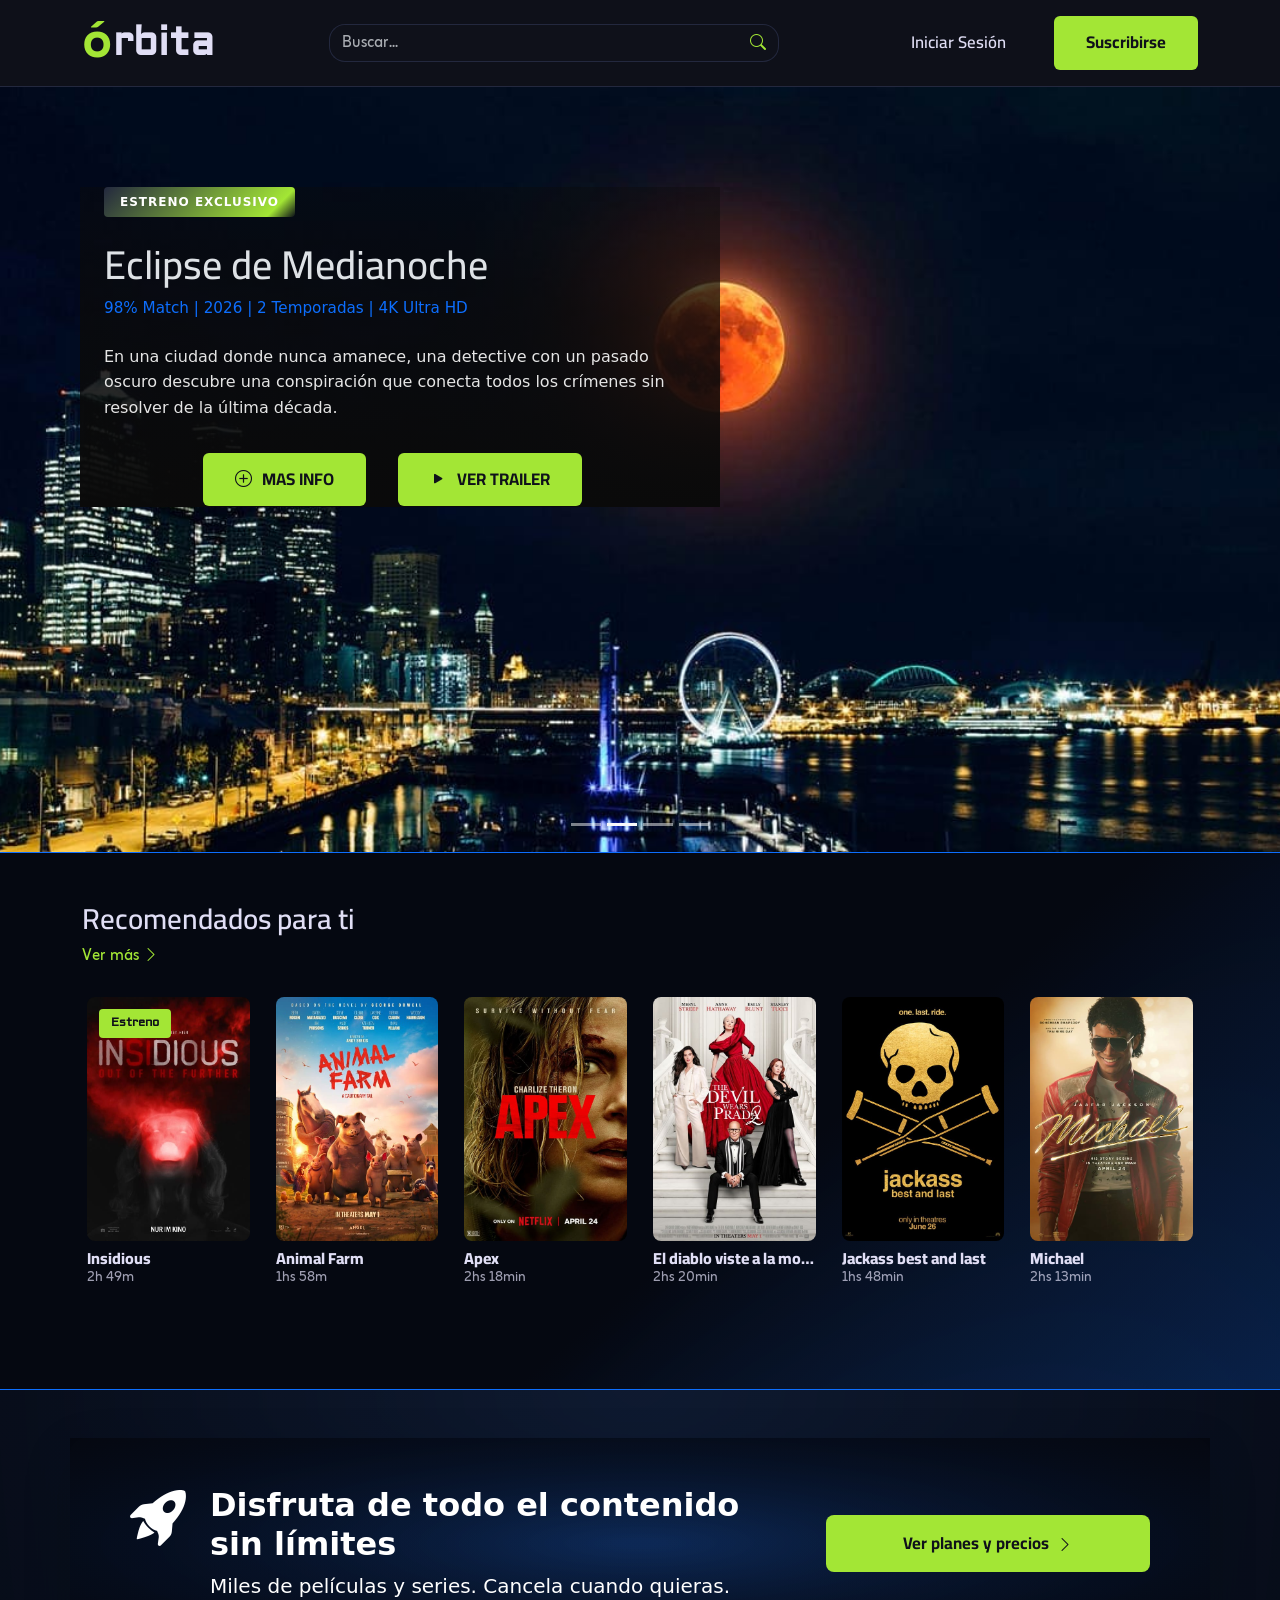
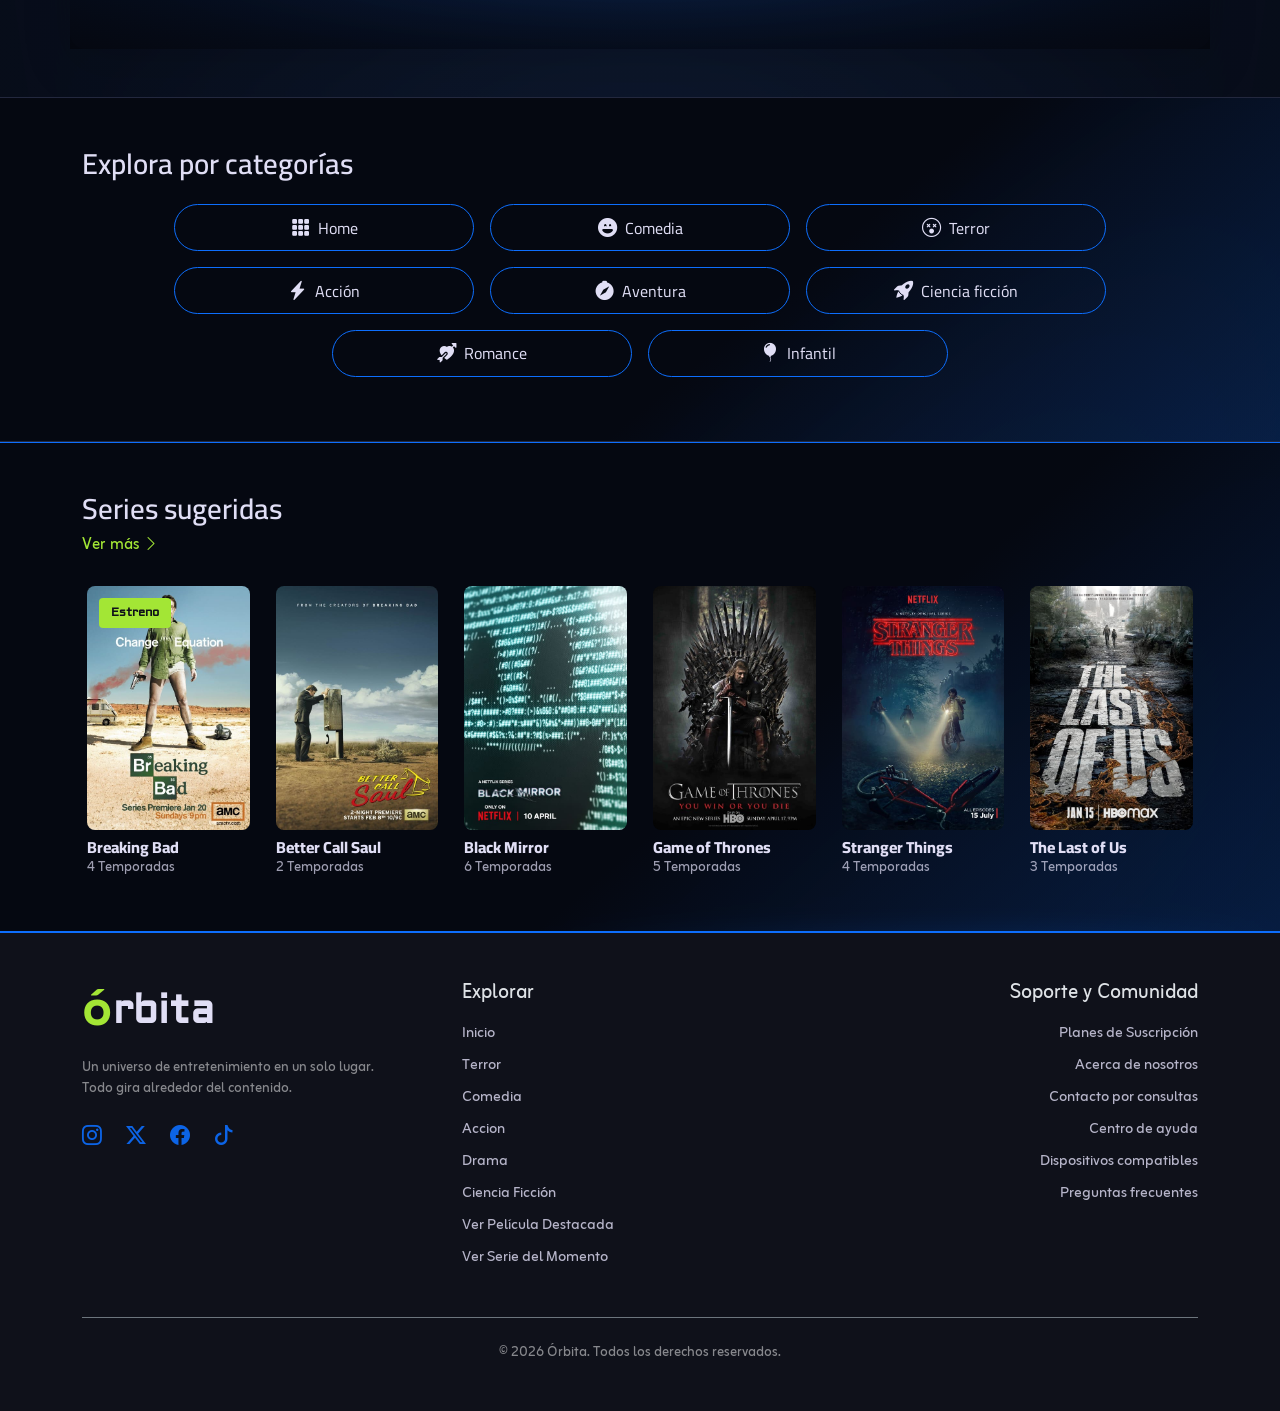
<file: index.html>
<!doctype html>
<html lang="es" data-bs-theme="dark">
  <head>
    <meta charset="UTF-8" />
    <meta name="viewport" content="width=device-width, initial-scale=1.0" />
    <meta
      name="description"
      content="Plataforma de streaming interactiva con el mejor catálogo de películas y series. Proyecto integrador RollingCode."
    />
    <meta name="author" content="Grupo 3 - Comision Web 25" />
    <link
      href="https://cdn.jsdelivr.net/npm/bootstrap@5.3.8/dist/css/bootstrap.min.css"
      rel="stylesheet"
      integrity="sha384-sRIl4kxILFvY47J16cr9ZwB07vP4J8+LH7qKQnuqkuIAvNWLzeN8tE5YBujZqJLB"
      crossorigin="anonymous"
    />
    <link
      rel="stylesheet"
      href="https://cdn.jsdelivr.net/npm/bootstrap-icons@1.11.3/font/bootstrap-icons.min.css"
    />
    <link
      rel="stylesheet"
      href="https://cdn.jsdelivr.net/npm/bootstrap-icons@1.13.1/font/bootstrap-icons.min.css"
    />
    <link rel="icon" type="image/png" href="./img/favicon.png" />
    <link rel="stylesheet" href="./css/style.css" />
    <title>Órbita - Todo gira al rededor del contenido</title>
  </head>
  <body>
    <header>
      <nav class="navbar navbar-expand-lg sticky-top navbar-estilo">
        <div class="container">
          <a class="navbar-brand marca-logo" href="#">
            <span class="letra-o">ó</span><span class="resto-texto">rbita</span>
          </a>

          <button
            class="navbar-toggler border-0"
            type="button"
            data-bs-toggle="collapse"
            data-bs-target="#contenidoNav"
          >
            <span class="navbar-toggler-icon"></span>
          </button>

          <div class="collapse navbar-collapse" id="contenidoNav">
            <div class="d-flex justify-content-center flex-fill my-3 my-lg-0">
              <form class="formulario-busqueda" role="search">
                <div class="input-group">
                  <input
                    class="form-control entrada-busqueda"
                    type="search"
                    placeholder="Buscar..."
                    aria-label="Search"
                  />
                  <span class="input-group-text icono-busqueda">
                    <i class="bi bi-search"></i>
                  </span>
                </div>
              </form>
            </div>

            <div
              class="d-flex flex-column flex-md-row justify-content-md-center justify-content-lg-end align-items-stretch align-items-lg-center gap-3 gap-md-5 gap-lg-3 pb-3 pb-lg-0"
            >
              <button
                type="button"
                class="btn btn-link boton-ingresar text-decoration-none"
                data-bs-toggle="modal"
                data-bs-target="#modalLogin"
              >
                Iniciar Sesión
              </button>
              <a
                href="./pages/suscripcion.html"
                class="btn fw-bold boton-suscribirse"
              >
                Suscribirse
              </a>
            </div>
          </div>
        </div>
      </nav>
    </header>
    <main class="fade-in-page detalle-serie-bg">
      <!-- Sección Carousel -->
      <section id="carousel-destacados" class="carousel slide">
        <div class="carousel-indicators">
          <button
            type="button"
            data-bs-target="#carousel-destacados"
            data-bs-slide-to="0"
            class="bg-light"
            aria-current="true"
            aria-label="Slide 1"
          ></button>
          <button
            type="button"
            data-bs-target="#carousel-destacados"
            data-bs-slide-to="1"
            class="active bg-light"
            aria-label="Slide 2"
          ></button>
          <button
            type="button"
            data-bs-target="#carousel-destacados"
            data-bs-slide-to="2"
            class="bg-light"
            aria-label="Slide 3"
          ></button>
          <button
            type="button"
            data-bs-target="#carousel-destacados"
            data-bs-slide-to="3"
            class="bg-light"
            aria-current="true"
            aria-label="Slide 4"
          ></button>
        </div>

        <div class="carousel-inner">
          <div class="carousel-item active hero">
            <div class="hero-bg">
              <img
                src="./img/carousel-comprimido/Eclipse.jpg"
                class="d-block w-100 img-banner"
                alt="zenizas_de_oro"
              />
              <div class="hero-overlay-inicial">
                <div class="hero-content">
                  <span class="hero-badge">Estreno exclusivo</span>
                  <h1 class="hero-title">Eclipse de Medianoche</h1>
                  <div class="hero-meta">
                    <span>98% Match | 2026 | 2 Temporadas | 4K Ultra HD</span>
                  </div>
                  <p class="hero-description">
                    En una ciudad donde nunca amanece, una detective con un
                    pasado oscuro descubre una conspiración que conecta todos
                    los crímenes sin resolver de la última década.
                  </p>
                  <div class="hero-actions justify-content-center">
                    <button
                      class="btn fw-bold boton-suscribirse me-3"
                      data-bs-toggle="modal"
                      data-bs-target="#modal-info"
                    >
                      <i class="bi bi-plus-circle"></i> MAS INFO
                    </button>
                    <button
                      class="btn fw-bold boton-suscribirse me-3"
                      data-bs-toggle="modal"
                      data-bs-target="#modal-trailer"
                    >
                      <i class="bi bi-play-fill"></i> VER TRAILER
                    </button>
                  </div>
                </div>
              </div>
            </div>
          </div>

          <div class="carousel-item">
            <img
              src="./img/carousel-comprimido/cinematic-horizontal-banner-for-streaming-drama-se.jpeg"
              class="d-block w-100 img-banner"
              alt="zenizas_de_oro"
            />
            <div class="caja-texto hero-description">
              <span class="hero-badge">Drama y suspenso</span>
              <p>
                "Cenizas de Oro" es un drama familiar que sigue a los
                Valderrama, una dinastía de Tafí Viejo que durante tres
                generaciones manejó la industria citrícola más grande del norte
                argentino. Respetados, influyentes y con mansión en Yerba Buena,
                vivían de la imagen. El problema: llevan 4 años en quiebra
                técnica y nadie lo
              </p>
              <div class="hero-actions justify-content-center">
                <button class="btn fw-bold boton-suscribirse me-3">
                  <i class="bi bi-plus-circle"></i> MAS INFO
                </button>
                <button class="btn fw-bold boton-suscribirse me-3">
                  <i class="bi bi-play-fill"></i> VER TRAILER
                </button>
              </div>
            </div>
          </div>

          <div class="carousel-item">
            <img
              src="./img/carousel-comprimido/OCTUBRE.jpg"
              class="d-block w-100 img-banner"
              alt="Entre_dos_octubres"
            />
            <div class="caja-texto hero-description">
              <span class="hero-badge">Clásica comedia romántica</span>
              <p>
                Tras 8 años en Barcelona, la fotógrafa Emilia vuelve a su pueblo
                en Tucumán y queda atrapada entre dos amores: Julián, el músico
                bohemio que fue su primer novio y nunca la olvidó, y Marcos, su
                pareja actual, un arquitecto exitoso que le ofrece un futuro
                seguro en Buenos Aires. En un otoño que desordena todo, Emilia
                deberá decidir si elige la pasión del pasado o la estabilidad
                del futuro. Pero mientras las hojas caen, descubre que la
                decisión más difícil no es con quién quedarse… sino quién quiere
                ser ella.
              </p>
              <div class="hero-actions justify-content-center">
                <button class="btn fw-bold boton-suscribirse me-3">
                  <i class="bi bi-plus-circle"></i> MAS INFO
                </button>
                <button class="btn fw-bold boton-suscribirse me-3">
                  <i class="bi bi-play-fill"></i> VER TRAILER
                </button>
              </div>
            </div>
          </div>

          <div class="carousel-item">
            <img
              src="./img/carousel-comprimido/kilates de sangre.jpg"
              class="d-block w-100 img-banner"
              alt="Entre_dos_octubres"
            />
            <div class="caja-texto-horizontal hero-description">
              <span class="hero-badge">Acción con toques de drama</span>
              <p>
                En San Lázaro, una ciudad portuaria donde se talla y comercia el
                80% de la joyería de lujo de Latinoamérica, la paz pende de un
                hilo. Durante 30 años, dos clanes mafiosos mantuvieron un pacto:
                dividirse la ciudad por el Río Negro y no tocarse el negocio.
                Todo se rompe cuando aparece "La Estrella de Atacama", un
                diamante azul de 120 kilates valuado en 40 millones de dólares.
              </p>
              <div class="hero-actions justify-content-center">
                <button class="btn fw-bold boton-suscribirse me-3">
                  <i class="bi bi-plus-circle"></i> MAS INFO
                </button>
                <button class="btn fw-bold boton-suscribirse me-3">
                  <i class="bi bi-play-fill"></i> VER TRAILER
                </button>
              </div>
            </div>
          </div>
        </div>

        <button
          class="carousel-control-prev"
          type="button"
          data-bs-target="#carousel-destacados"
          data-bs-slide="prev"
        >
          <span class="carousel-control-prev-icon" aria-hidden="true"></span>
          <span class="visually-hidden">Previous</span>
        </button>
        <button
          class="carousel-control-next"
          type="button"
          data-bs-target="#carousel-destacados"
          data-bs-slide="next"
        >
          <span class="carousel-control-next-icon" aria-hidden="true"></span>
          <span class="visually-hidden">Next</span>
        </button>
      </section>
      <!-- Sección: Recomendados para ti -->
      <section class="seccion-recomendados py-5">
        <div class="container mb-5">
          <div
            class="d-flex justify-content-start align-items-start mb-4 flex-column"
          >
            <h3 class="titulo-seccion">Recomendados para ti</h3>
            <a href="./pages/error404.html" class="link-ver-mas">
              Ver más <i class="bi bi-chevron-right"></i>
            </a>
          </div>

          <!-- Carrusel de Películas -->
          <div
            id="carousel-peliculas"
            class="carousel slide"
            data-bs-ride="false"
          >
            <div class="carousel-inner">
              <!-- Slide 1 - Primeras 6 peliculas -->
              <div class="carousel-item active">
                <div class="row g-3">
                  <!-- pelicula 1 -->
                  <div class="col-6 col-md-4 col-lg-2">
                    <a
                      href="./pages/detalle-pelicula.html"
                      class="card-pelicula"
                    >
                      <div class="imagen-container">
                        <span class="badge-nuevo">Estreno</span>
                        <img
                          src="./img/portadas/terror-insidious.jpg"
                          alt="Insidious"
                          class="img-fluid"
                        />
                        <div class="overlay-play">
                          <i class="bi bi-play-circle-fill"></i>
                        </div>
                      </div>
                      <div class="info-pelicula mt-2">
                        <h3 class="titulo-pelicula">Insidious</h3>
                        <p class="detalles-pelicula">2h 49m</p>
                      </div>
                    </a>
                  </div>

                  <!-- pelicula 2 -->
                  <div class="col-6 col-md-4 col-lg-2">
                    <a href="./pages/error404.html" class="card-pelicula">
                      <div class="imagen-container">
                        <img
                          src="./img/portadas/sugerencia-animal-farm.jpg"
                          alt="animal farm"
                          class="img-fluid"
                        />
                        <div class="overlay-play">
                          <i class="bi bi-play-circle-fill"></i>
                        </div>
                      </div>
                      <div class="info-pelicula mt-2">
                        <h3 class="titulo-pelicula">Animal Farm</h3>
                        <p class="detalles-pelicula">1hs 58m</p>
                      </div>
                    </a>
                  </div>

                  <!-- pelicula 3 -->
                  <div class="col-6 col-md-4 col-lg-2">
                    <a href="./pages/error404.html" class="card-pelicula">
                      <div class="imagen-container">
                        <img
                          src="./img/portadas/sugerencia-apex.jpg"
                          alt="The Last of Us"
                          class="img-fluid"
                        />
                        <div class="overlay-play">
                          <i class="bi bi-play-circle-fill"></i>
                        </div>
                      </div>
                      <div class="info-pelicula mt-2">
                        <h3 class="titulo-pelicula">Apex</h3>
                        <p class="detalles-pelicula">2hs 18min</p>
                      </div>
                    </a>
                  </div>

                  <!-- pelicula 4 -->
                  <div class="col-6 col-md-4 col-lg-2">
                    <a href="./pages/error404.html" class="card-pelicula">
                      <div class="imagen-container">
                        <img
                          src="./img/portadas/sugerencia-el-diablo-viste-a-la-moda-2.jpg"
                          alt="El diablo viste a la moda 2"
                          class="img-fluid"
                        />
                        <div class="overlay-play">
                          <i class="bi bi-play-circle-fill"></i>
                        </div>
                      </div>
                      <div class="info-pelicula mt-2">
                        <h3 class="titulo-pelicula">
                          El diablo viste a la moda 2
                        </h3>
                        <p class="detalles-pelicula">2hs 20min</p>
                      </div>
                    </a>
                  </div>

                  <!-- pelicula 5 -->
                  <div class="col-6 col-md-4 col-lg-2">
                    <a href="./pages/error404.html" class="card-pelicula">
                      <div class="imagen-container">
                        <img
                          src="img/portadas/sugerencia-jackass-best-and-las.jpg"
                          alt="Jackass best and last"
                          class="img-fluid"
                        />
                        <div class="overlay-play">
                          <i class="bi bi-play-circle-fill"></i>
                        </div>
                      </div>
                      <div class="info-pelicula mt-2">
                        <h3 class="titulo-pelicula">Jackass best and last</h3>
                        <p class="detalles-pelicula">1hs 48min</p>
                      </div>
                    </a>
                  </div>

                  <!-- pelicula 6 -->
                  <div class="col-6 col-md-4 col-lg-2">
                    <a href="./pages/error404.html" class="card-pelicula">
                      <div class="imagen-container">
                        <img
                          src="./img/portadas/sugerencia-michael.jpg"
                          alt="Michael"
                          class="img-fluid"
                        />
                        <div class="overlay-play">
                          <i class="bi bi-play-circle-fill"></i>
                        </div>
                      </div>
                      <div class="info-pelicula mt-2">
                        <h3 class="titulo-pelicula">Michael</h3>
                        <p class="detalles-pelicula">2hs 13min</p>
                      </div>
                    </a>
                  </div>
                </div>
              </div>

              <!-- Slide 2 - Siguientes 6 peliculas -->
              <div class="carousel-item">
                <div class="row g-3">
                  <div class="col-6 col-md-4 col-lg-2">
                    <a href="./pages/error404.html" class="card-pelicula">
                      <div class="imagen-container">
                        <img
                          src="./img/portadas/sugerencia-mortal-kombat-2.jpg"
                          alt="Mortal Kombat 2"
                          class="img-fluid"
                        />
                        <div class="overlay-play">
                          <i class="bi bi-play-circle-fill"></i>
                        </div>
                      </div>
                      <div class="info-pelicula mt-2">
                        <h3 class="titulo-pelicula">Mortal Kombat 2</h3>
                        <p class="detalles-pelicula">1hs 49min</p>
                      </div>
                    </a>
                  </div>

                  <div class="col-6 col-md-4 col-lg-2">
                    <a href="./pages/error404.html" class="card-pelicula">
                      <div class="imagen-container">
                        <img
                          src="./img/portadas/sugerencia-super-mario-galaxy.jpg"
                          alt="Super Mario Galaxy"
                          class="img-fluid"
                        />
                        <div class="overlay-play">
                          <i class="bi bi-play-circle-fill"></i>
                        </div>
                      </div>
                      <div class="info-pelicula mt-2">
                        <h3 class="titulo-pelicula">Super Mario Galaxy</h3>
                        <p class="detalles-pelicula">2hs 23min</p>
                      </div>
                    </a>
                  </div>

                  <div class="col-6 col-md-4 col-lg-2">
                    <a href="./pages/error404.html" class="card-pelicula">
                      <div class="imagen-container">
                        <img
                          src="./img/portadas/sugerencia-tom-clancys.jpg"
                          alt="Tom Clancy's"
                          class="img-fluid"
                        />
                        <div class="overlay-play">
                          <i class="bi bi-play-circle-fill"></i>
                        </div>
                      </div>
                      <div class="info-pelicula mt-2">
                        <h3 class="titulo-pelicula">Tom Clancy's</h3>
                        <p class="detalles-pelicula">1hs 53min</p>
                      </div>
                    </a>
                  </div>

                  <div class="col-6 col-md-4 col-lg-2">
                    <a href="./pages/error404.html" class="card-pelicula">
                      <div class="imagen-container">
                        <img
                          src="./img/portadas/comedia-borderline.jpg"
                          alt="Borderline"
                          class="img-fluid"
                        />
                        <div class="overlay-play">
                          <i class="bi bi-play-circle-fill"></i>
                        </div>
                      </div>
                      <div class="info-pelicula mt-2">
                        <h3 class="titulo-pelicula">Borderline</h3>
                        <p class="detalles-pelicula">S3 E5 • 24min</p>
                      </div>
                    </a>
                  </div>

                  <div class="col-6 col-md-4 col-lg-2">
                    <a href="./pages/error404.html" class="card-pelicula">
                      <div class="imagen-container">
                        <img
                          src="./img/portadas/comedia-dog-days.jpg"
                          alt="Dog days"
                          class="img-fluid"
                        />
                        <div class="overlay-play">
                          <i class="bi bi-play-circle-fill"></i>
                        </div>
                      </div>
                      <div class="info-pelicula mt-2">
                        <h3 class="titulo-pelicula">Dog days</h3>
                        <p class="detalles-pelicula">S1 E4 • 39min</p>
                      </div>
                    </a>
                  </div>

                  <div class="col-6 col-md-4 col-lg-2">
                    <a href="./pages/error404.html" class="card-pelicula">
                      <div class="imagen-container">
                        <img
                          src="./img/portadas/terror-victorian-psico.jpg"
                          alt="Victorian Psico"
                          class="img-fluid"
                        />
                        <div class="overlay-play">
                          <i class="bi bi-play-circle-fill"></i>
                        </div>
                      </div>
                      <div class="info-pelicula mt-2">
                        <h3 class="titulo-pelicula">Victorian Psico</h3>
                        <p class="detalles-pelicula">1hs 49min</p>
                      </div>
                    </a>
                  </div>
                </div>
              </div>
            </div>

            <!-- Controles del Carrusel -->
            <button
              class="carousel-control-prev"
              type="button"
              data-bs-target="#carousel-peliculas"
              data-bs-slide="prev"
            >
              <span
                class="carousel-control-prev-icon"
                aria-hidden="true"
              ></span>
              <span class="visually-hidden">Anterior</span>
            </button>
            <button
              class="carousel-control-next"
              type="button"
              data-bs-target="#carousel-peliculas"
              data-bs-slide="next"
            >
              <span
                class="carousel-control-next-icon"
                aria-hidden="true"
              ></span>
              <span class="visually-hidden">Siguiente</span>
            </button>
          </div>
        </div>
      </section>
      <!-- Seccion banner promocion -->
      <section class="container my-5 detalle-serie-bg">
        <div
          class="row fondo-banner-promocion rounded-4 p-4 p-md-5 align-items-center text-white shadow-lg detalle-serie-bg"
        >
          <div
            class="col-12 col-md-8 d-flex align-items-start gap-4 mb-4 mb-md-0"
          >
            <div class="display-4 icono-corona d-none d-sm-block">
              <i class="bi bi-rocket-takeoff-fill"></i
              ><i class="bi bi-globe-americas-fill"></i>
            </div>
            <div>
              <h3 class="fw-bold mb-2 fs-2 text-center text-md-start">
                Disfruta de todo el contenido sin límites
              </h3>
              <p
                class="texto-secundario-banner mb-0 text-center text-md-start fs-5"
              >
                Miles de películas y series. Cancela cuando quieras.
              </p>
            </div>
          </div>

          <div class="col-12 col-md-4 text-center text-md-end">
            <a
              href="./pages/suscripcion.html"
              class="btn fw-bold boton-suscribirse py-3 px-4 rounded-3 d-inline-flex align-items-center justify-content-center gap-2 w-100 w-md-auto transicion-boton"
            >
              <span>Ver planes y precios</span>
              <i class="bi bi-chevron-right fs-6"></i>
            </a>
          </div>
        </div>
      </section>

      <!-- Sección: Explorar por Categorías -->
      <section class="seccion-categorias py-5">
        <div class="container mb-3">
          <h3 class="titulo-seccion mb-4">Explora por categorías</h3>

          <div class="d-flex flex-wrap gap-3 justify-content-center">
            <a href="./index.html" class="btn-categoria activo">
              <i class="bi bi-grid-3x3-gap-fill"></i>
              <span>Home</span>
            </a>
            <a href="./pages/categoria-2.html" class="btn-categoria">
              <i class="bi bi-emoji-laughing-fill"></i>
              <span>Comedia</span>
            </a>
            <a href="./pages/categoria-1.html" class="btn-categoria">
              <i class="bi bi-emoji-dizzy"></i>
              <span>Terror</span>
            </a>
            <a href="./pages/error404.html" class="btn-categoria">
              <i class="bi bi-lightning-charge-fill"></i>
              <span>Acción</span>
            </a>
            <a href="./pages/error404.html" class="btn-categoria">
              <i class="bi bi-compass-fill"></i>
              <span>Aventura</span>
            </a>
            <a href="./pages/error404.html" class="btn-categoria">
              <i class="bi bi-rocket-takeoff-fill"></i>
              <span>Ciencia ficción</span>
            </a>
            <a href="./pages/error404.html" class="btn-categoria">
              <i class="bi bi-arrow-through-heart-fill"></i>
              <span>Romance</span>
            </a>
            <a href="./pages/error404.html" class="btn-categoria">
              <i class="bi bi-balloon-fill"></i>
              <span>Infantil</span>
            </a>
          </div>
        </div>
      </section>

      <!-- Sección: series Sugeridas -->
      <section class="seccion-series py-5">
        <div class="container">
          <!-- Encabezado -->
          <div
            class="d-flex justify-content-start align-items-start mb-4 flex-column"
          >
            <h2 class="titulo-seccion">Series sugeridas</h2>
            <a href="./pages/error404.html" class="link-ver-mas">
              Ver más <i class="bi bi-chevron-right"></i>
            </a>
          </div>

          <!-- Carrusel de series -->
          <div id="carouselSeries" class="carousel slide" data-bs-ride="false">
            <div class="carousel-inner">
              <!-- Slide 1 - Primeras 6 series -->
              <div class="carousel-item active">
                <div class="row g-3">
                  <!-- Serie 1 -->
                  <div class="col-6 col-md-4 col-lg-2">
                    <a href="./pages/detalle-serie.html" class="card-pelicula">
                      <div class="imagen-container">
                        <span class="badge-nuevo">Estreno</span>
                        <img
                          src="./img/portadas/serie-breaking-bad.jpg"
                          alt="Breaking Bad"
                          class="img-fluid"
                        />
                        <div class="overlay-play">
                          <i class="bi bi-play-circle-fill"></i>
                        </div>
                      </div>
                      <div class="info-pelicula mt-2">
                        <h3 class="titulo-pelicula">Breaking Bad</h3>
                        <p class="detalles-pelicula">4 Temporadas</p>
                      </div>
                    </a>
                  </div>

                  <!-- Serie 2 -->
                  <div class="col-6 col-md-4 col-lg-2">
                    <a href="./pages/error404.html" class="card-pelicula">
                      <div class="imagen-container">
                        <img
                          src="./img/portadas/serie-better-call-saul.jpg"
                          alt="Better Call Saul"
                          class="img-fluid"
                        />
                        <div class="overlay-play">
                          <i class="bi bi-play-circle-fill"></i>
                        </div>
                      </div>
                      <div class="info-pelicula mt-2">
                        <h3 class="titulo-pelicula">Better Call Saul</h3>
                        <p class="detalles-pelicula">2 Temporadas</p>
                      </div>
                    </a>
                  </div>

                  <!-- Serie 3 -->
                  <div class="col-6 col-md-4 col-lg-2">
                    <a href="./pages/error404.html" class="card-pelicula">
                      <div class="imagen-container">
                        <img
                          src="./img/portadas/serie-black-mirror.jpg"
                          alt="Black Mirror"
                          class="img-fluid"
                        />
                        <div class="overlay-play">
                          <i class="bi bi-play-circle-fill"></i>
                        </div>
                      </div>
                      <div class="info-pelicula mt-2">
                        <h3 class="titulo-pelicula">Black Mirror</h3>
                        <p class="detalles-pelicula">6 Temporadas</p>
                      </div>
                    </a>
                  </div>

                  <!-- Serie 4 -->
                  <div class="col-6 col-md-4 col-lg-2">
                    <a href="./pages/error404.html" class="card-pelicula">
                      <div class="imagen-container">
                        <img
                          src="./img/portadas/serie-game-of-thrones.jpg"
                          alt="Game of Thrones"
                          class="img-fluid"
                        />
                        <div class="overlay-play">
                          <i class="bi bi-play-circle-fill"></i>
                        </div>
                      </div>
                      <div class="info-pelicula mt-2">
                        <h3 class="titulo-pelicula">Game of Thrones</h3>
                        <p class="detalles-pelicula">5 Temporadas</p>
                      </div>
                    </a>
                  </div>

                  <!-- Serie 5 -->
                  <div class="col-6 col-md-4 col-lg-2">
                    <a href="./pages/error404.html" class="card-pelicula">
                      <div class="imagen-container">
                        <img
                          src="./img/portadas/serie-stranger-things.jpg"
                          alt="Stranger Things"
                          class="img-fluid"
                        />
                        <div class="overlay-play">
                          <i class="bi bi-play-circle-fill"></i>
                        </div>
                      </div>
                      <div class="info-pelicula mt-2">
                        <h3 class="titulo-pelicula">Stranger Things</h3>
                        <p class="detalles-pelicula">4 Temporadas</p>
                      </div>
                    </a>
                  </div>

                  <!-- Serie 6 -->
                  <div class="col-6 col-md-4 col-lg-2">
                    <a href="./pages/error404.html" class="card-pelicula">
                      <div class="imagen-container">
                        <img
                          src="./img/portadas/serie-the-last-of-us.jpg"
                          alt="The Last of Us"
                          class="img-fluid"
                        />
                        <div class="overlay-play">
                          <i class="bi bi-play-circle-fill"></i>
                        </div>
                      </div>
                      <div class="info-pelicula mt-2">
                        <h3 class="titulo-pelicula">The Last of Us</h3>
                        <p class="detalles-pelicula">3 Temporadas</p>
                      </div>
                    </a>
                  </div>
                </div>
              </div>

              <!-- Slide 2 - Siguientes 6 series -->
              <div class="carousel-item">
                <div class="row g-3">
                  <div class="col-6 col-md-4 col-lg-2">
                    <a href="./pages/error404.html" class="card-pelicula">
                      <div class="imagen-container">
                        <img
                          src="./img/portadas/serie-game-of-arms.jpg"
                          alt="Game of Arms"
                          class="img-fluid"
                        />
                        <div class="overlay-play">
                          <i class="bi bi-play-circle-fill"></i>
                        </div>
                      </div>
                      <div class="info-pelicula mt-2">
                        <h3 class="titulo-pelicula">Game of Arms</h3>
                        <p class="detalles-pelicula">1 Temporada</p>
                      </div>
                    </a>
                  </div>

                  <div class="col-6 col-md-4 col-lg-2">
                    <a href="./pages/error404.html" class="card-pelicula">
                      <div class="imagen-container">
                        <img
                          src="./img/portadas/serie-tripling.jpg"
                          alt="Tripling"
                          class="img-fluid"
                        />
                        <div class="overlay-play">
                          <i class="bi bi-play-circle-fill"></i>
                        </div>
                      </div>
                      <div class="info-pelicula mt-2">
                        <h3 class="titulo-pelicula">Tripling</h3>
                        <p class="detalles-pelicula">2 Temporadas</p>
                      </div>
                    </a>
                  </div>

                  <div class="col-6 col-md-4 col-lg-2">
                    <a href="./pages/error404.html" class="card-pelicula">
                      <div class="imagen-container">
                        <img
                          src="./img/portadas/serie-tv-watercooler.jpg"
                          alt="TV Watercooler"
                          class="img-fluid"
                        />
                        <div class="overlay-play">
                          <i class="bi bi-play-circle-fill"></i>
                        </div>
                      </div>
                      <div class="info-pelicula mt-2">
                        <h3 class="titulo-pelicula">TV Watercooler</h3>
                        <p class="detalles-pelicula">2 Temporadas</p>
                      </div>
                    </a>
                  </div>

                  <div class="col-6 col-md-4 col-lg-2">
                    <a href="./pages/error404.html" class="card-pelicula">
                      <div class="imagen-container">
                        <img
                          src="./img/portadas/serie-vikings.jpg"
                          alt="Vikings"
                          class="img-fluid"
                        />
                        <div class="overlay-play">
                          <i class="bi bi-play-circle-fill"></i>
                        </div>
                      </div>
                      <div class="info-pelicula mt-2">
                        <h3 class="titulo-pelicula">Vikings</h3>
                        <p class="detalles-pelicula">3 Temporadas</p>
                      </div>
                    </a>
                  </div>

                  <div class="col-6 col-md-4 col-lg-2">
                    <a href="./pages/error404.html" class="card-pelicula">
                      <div class="imagen-container">
                        <img
                          src="./img/portadas/comedia-tom-y-jerry.jpg"
                          alt="Tom y Jerry"
                          class="img-fluid"
                        />
                        <div class="overlay-play">
                          <i class="bi bi-play-circle-fill"></i>
                        </div>
                      </div>
                      <div class="info-pelicula mt-2">
                        <h3 class="titulo-pelicula">Tom y Jerry</h3>
                        <p class="detalles-pelicula">7 Temporadas</p>
                      </div>
                    </a>
                  </div>

                  <div class="col-6 col-md-4 col-lg-2">
                    <a href="./pages/error404.html" class="card-pelicula">
                      <div class="imagen-container">
                        <img
                          src="./img/portadas/comedia-queen-bees.jpg"
                          alt="Queen Bees"
                          class="img-fluid"
                        />
                        <div class="overlay-play">
                          <i class="bi bi-play-circle-fill"></i>
                        </div>
                      </div>
                      <div class="info-pelicula mt-2">
                        <h3 class="titulo-pelicula">Queen Bees</h3>
                        <p class="detalles-pelicula">2 Temporadas</p>
                      </div>
                    </a>
                  </div>
                </div>
              </div>
            </div>

            <!-- Controles del Carrusel -->
            <button
              class="carousel-control-prev"
              type="button"
              data-bs-target="#carouselSeries"
              data-bs-slide="prev"
            >
              <span
                class="carousel-control-prev-icon"
                aria-hidden="true"
              ></span>
              <span class="visually-hidden">Anterior</span>
            </button>
            <button
              class="carousel-control-next"
              type="button"
              data-bs-target="#carouselSeries"
              data-bs-slide="next"
            >
              <span
                class="carousel-control-next-icon"
                aria-hidden="true"
              ></span>
              <span class="visually-hidden">Siguiente</span>
            </button>
          </div>
        </div>
      </section>
    </main>
    <footer class="footer py-5">
      <div class="container">
        <div class="row gy-4 justify-content-between">
          <div
            class="col-12 col-lg-4 text-start text-md-center text-lg-start mb-2 mb-lg-0"
          >
            <div
              class="mb-3 d-flex justify-content-center justify-content-lg-start align-items-center gap-2"
            >
              <a class="marca-logo text-decoration-none" href="#">
                <span class="letra-o">ó</span
                ><span class="resto-texto">rbita</span>
              </a>
            </div>
            <p
              class="text-white-50 small mb-4 mx-auto mx-lg-0 text-center text-lg-start"
            >
              Un universo de entretenimiento en un solo lugar. <br />Todo gira
              alrededor del contenido.
            </p>
            <div
              class="d-flex justify-content-center justify-content-lg-start gap-4"
            >
              <a
                href="./pages/error404.html"
                class="enlace-red"
                aria-label="Instagram"
              >
                <i class="bi bi-instagram"></i>
              </a>
              <a
                href="./pages/error404.html"
                class="enlace-red"
                aria-label="Twitter"
              >
                <i class="bi bi-twitter-x"></i>
              </a>
              <a
                href="./pages/error404.html"
                class="enlace-red"
                aria-label="Facebook"
              >
                <i class="bi bi-facebook"></i>
              </a>
              <a
                href="./pages/error404.html"
                class="enlace-red"
                aria-label="TikTok"
              >
                <i class="bi bi-tiktok"></i>
              </a>
            </div>
          </div>

          <div
            class="col-12 col-md-6 col-lg-4 text-start text-md-start text-lg-start"
          >
            <h5 class="titulo-columna-footer mb-3">Explorar</h5>
            <ul class="list-unstyled d-flex flex-column gap-2 m-0">
              <li><a href="./index.html" class="link-footer">Inicio</a></li>
              <li>
                <a href="./pages/categoria-1.html" class="link-footer"
                  >Terror</a
                >
              </li>
              <li>
                <a href="./pages/categoria-2.html" class="link-footer"
                  >Comedia</a
                >
              </li>
              <li>
                <a href="./pages/error404.html" class="link-footer">Accion</a>
              </li>
              <li>
                <a href="./pages/error404.html" class="link-footer">Drama</a>
              </li>
              <li>
                <a href="./pages/error404.html" class="link-footer"
                  >Ciencia Ficción</a
                >
              </li>
              <li>
                <a href="./pages/detalle-pelicula.html" class="link-footer"
                  >Ver Película Destacada</a
                >
              </li>
              <li>
                <a href="./pages/detalle-serie.html" class="link-footer"
                  >Ver Serie del Momento</a
                >
              </li>
            </ul>
          </div>

          <div
            class="col-12 col-md-6 col-lg-4 text-start text-md-end text-lg-end"
          >
            <h5 class="titulo-columna-footer mb-3">Soporte y Comunidad</h5>
            <ul class="list-unstyled d-flex flex-column gap-2 m-0">
              <li>
                <a href="./pages/suscripcion.html" class="link-footer"
                  >Planes de Suscripción</a
                >
              </li>
              <li>
                <a href="./pages/acerca-de.html" class="link-footer"
                  >Acerca de nosotros</a
                >
              </li>
              <li>
                <a href="./pages/contacto-equipo.html" class="link-footer"
                  >Contacto por consultas</a
                >
              </li>
              <li>
                <a href="./pages/error404.html" class="link-footer"
                  >Centro de ayuda</a
                >
              </li>
              <li>
                <a href="./pages/error404.html" class="link-footer"
                  >Dispositivos compatibles</a
                >
              </li>
              <li>
                <a href="./pages/error404.html" class="link-footer"
                  >Preguntas frecuentes</a
                >
              </li>
            </ul>
          </div>
        </div>

        <div class="border-top border-secondary mt-5 pt-4 text-center">
          <p class="text-white-50 small m-0">
            &copy; 2026 Órbita. Todos los derechos reservados.
          </p>
        </div>
      </div>
    </footer>

    <!-- Modal Trailer -->

    <div
      class="modal fade"
      id="modal-trailer"
      tabindex="-1"
      aria-labelledby="modal-trailerLabel"
      aria-hidden="true"
    >
      <div class="modal-dialog modal-lg">
        <div class="modal-content">
          <div class="modal-header">
            <h3 class="modal-title fs-5" id="modal-trailerLabel">
              Trailer Eclipse de Medianoche
            </h3>
            <button
              type="button"
              class="btn-close"
              data-bs-dismiss="modal"
              aria-label="Close"
            ></button>
          </div>
          <div class="modal-body">
            <iframe
              width="560"
              height="315"
              src="https://www.youtube.com/embed/hZxJzhIPTTg?si=MpkvLOs9M539GasJ"
              title="YouTube video player"
              frameborder="0"
              allow="
                accelerometer;
                autoplay;
                clipboard-write;
                encrypted-media;
                gyroscope;
                picture-in-picture;
                web-share;
              "
              referrerpolicy="strict-origin-when-cross-origin"
              allowfullscreen
            ></iframe>
          </div>
        </div>
      </div>
    </div>

    <!-- Modal +Info -->

    <div class="modal text-modal ventana-modal" id="modal-info" tabindex="-1">
      <div class="modal-dialog">
        <div class="modal-content">
          <div class="modal-header">
            <h5 class="modal-title texto-titulo-modal">
              Eclipse de Medianoche
            </h5>
            <button
              type="button"
              class="btn-close"
              data-bs-dismiss="modal"
              aria-label="Close"
            ></button>
          </div>
          <div class="modal-body">
            <p>
              Durante el eclipse lunar más largo del siglo, la ciudad de Tafí
              Viejo queda sumida en 6 horas de oscuridad total. Esa misma noche,
              Lucía Rivas, una astrónoma escéptica, descubre que cada eclipse de
              medianoche abre un portal entre este mundo y una dimensión donde
              el tiempo corre al revés. Cuando su hermano menor desaparece tras
              cruzar un bosque durante el fenómeno, Lucía se une a Damián
              Quiroga, un guardaparques que perdió a su esposa en el eclipse de
              2008 bajo circunstancias idénticas. Juntos tienen solo las 6 horas
              que dura la penumbra para encontrar a los desaparecidos antes de
              que el portal se cierre y queden atrapados para siempre en un
              bucle temporal. El problema: en la otra dimensión, cada minuto que
              pasan envejece un año en nuestro mundo. Y algo más los está
              cazando desde las sombras... algo que se alimenta del tiempo
              robado. Para salvar a su hermano, Lucía deberá aceptar que la
              ciencia no explica todo y confiar en las leyendas que Damián lleva
              años investigando. Un juego de relojes, sacrificios y segundas
              oportunidades donde el amor es la única constante que no se
              deforma con el tiempo.
            </p>
          </div>
          <div class="modal-footer justify-content-around">
            <button
              class="btn fw-bold boton-suscribirse btn-general me-3"
              data-bs-toggle="modal"
              data-bs-target="#modal-elenco"
            >
              <i class="bi bi-plus-circle"></i> ELENCO
            </button>
            <button
              type="button"
              class="btn btn-general"
              data-bs-dismiss="modal"
            >
              CERRAR
            </button>
          </div>
        </div>
      </div>
    </div>

    <!-- Modal Elenco -->

    <div class="modal texto-modal" id="modal-elenco" tabindex="-1">
      <div class="modal-dialog">
        <div class="modal-content">
          <div class="modal-header">
            <h5 class="modal-title texto-titulo-modal">ELENCO</h5>
            <button
              type="button"
              class="btn-close"
              data-bs-dismiss="modal"
              aria-label="Close"
            ></button>
          </div>
          <div class="modal-body">
            <ul>
              <li>
                Dolores Fonzi - Dra. Lucía Rivas - Astrónoma racional que
                aprende a creer en lo imposible
              </li>
              <li>
                Peter Lanzani - Damián Quiroga - Guardaparques atormentado,
                guardián del secreto del eclipse.
              </li>
              <li>
                China Suárez - Elena Varela - Esposa de Damián, atrapada entre
                dimensiones desde 2008.
              </li>
              <li>
                Joaquín Furriel - Comisario Tomás Benítez - Policía que
                investiga las desapariciones cíclicas,
              </li>
              <li>
                Valentina Zenere - Mara Rivas - Hermana de Lucía, clave para
                cerrar el portal.
              </li>
              <li>
                Luis Brandoni - Don Anselmo - Anciano del pueblo que conoce la
                profecía del eclipse.
              </li>
              <li>
                Diego Cremonesi - El Cronófago - Entidad que habita la oscuridad
                y devora el tiempo.
              </li>
            </ul>
          </div>
        </div>
      </div>
    </div>

    <!-- Modal de iniciar sesion -->
    <div class="modal fade" id="modalLogin" tabindex="-1">
      <div class="modal-dialog modal-dialog-centered">
        <div
          class="modal-content contenedor-modal border border-secondary rounded-4 p-3"
        >
          <div class="modal-header border-0 pb-0">
            <div class="d-flex flex-row">
              <h5 class="modal-title marca-logo">
                Ingresar a <span class="letra-o ms-2">ó</span
                ><span class="resto-texto">rbita</span>
              </h5>
            </div>
            <button
              type="button"
              class="btn-close btn-close-white"
              data-bs-dismiss="modal"
            ></button>
          </div>

          <div class="modal-body pt-3">
            <form action="./pages/error404.html">
              <div class="mb-3">
                <label for="emailLogin" class="form-label mb-1"
                  >Correo electrónico</label
                >
                <input
                  type="email"
                  class="form-control entrada-busqueda"
                  id="emailLogin"
                  placeholder="nombre@ejemplo.com"
                  required
                />
              </div>

              <div class="mb-3">
                <label for="passwordLogin" class="form-label mb-1"
                  >Contraseña</label
                >
                <input
                  type="password"
                  class="form-control entrada-busqueda"
                  id="passwordLogin"
                  placeholder="••••••••"
                  required
                />
              </div>

              <div class="text-end mb-4">
                <a
                  href="./pages/error404.html"
                  class="link-recuperar text-decoration-none"
                >
                  ¿Olvidaste tu contraseña?
                </a>
              </div>

              <button
                type="submit"
                class="btn fw-bold boton-modal-enviar w-100 py-2"
              >
                Iniciar sesión
              </button>
            </form>

            <div class="d-flex align-items-center my-4">
              <hr class="flex-grow-1 border-secondary m-0" />
              <span class="px-3 texto-o-divisor">o</span>
              <hr class="flex-grow-1 border-secondary m-0" />
            </div>

            <a
              href="./pages/error404.html"
              class="btn boton-modal-google w-100 py-2 text-decoration-none"
            >
              <i class="bi bi-google me-2"></i>Continuar con Google
            </a>
            <div
              class="d-flex justify-content-center align-content-center mb-2 mt-3 gap-2"
            >
              <p class="m-0">¿No tienes cuenta?</p>
              <a
                href="./pages/error404.html"
                class="link-recuperar text-decoration-none m-0"
              >
                Registrarse
              </a>
            </div>
          </div>
        </div>
      </div>
    </div>
    <script
      src="https://cdn.jsdelivr.net/npm/bootstrap@5.3.8/dist/js/bootstrap.bundle.min.js"
      integrity="sha384-FKyoEForCGlyvwx9Hj09JcYn3nv7wiPVlz7YYwJrWVcXK/BmnVDxM+D2scQbITxI"
      crossorigin="anonymous"
    ></script>
  </body>
</html>
</file>
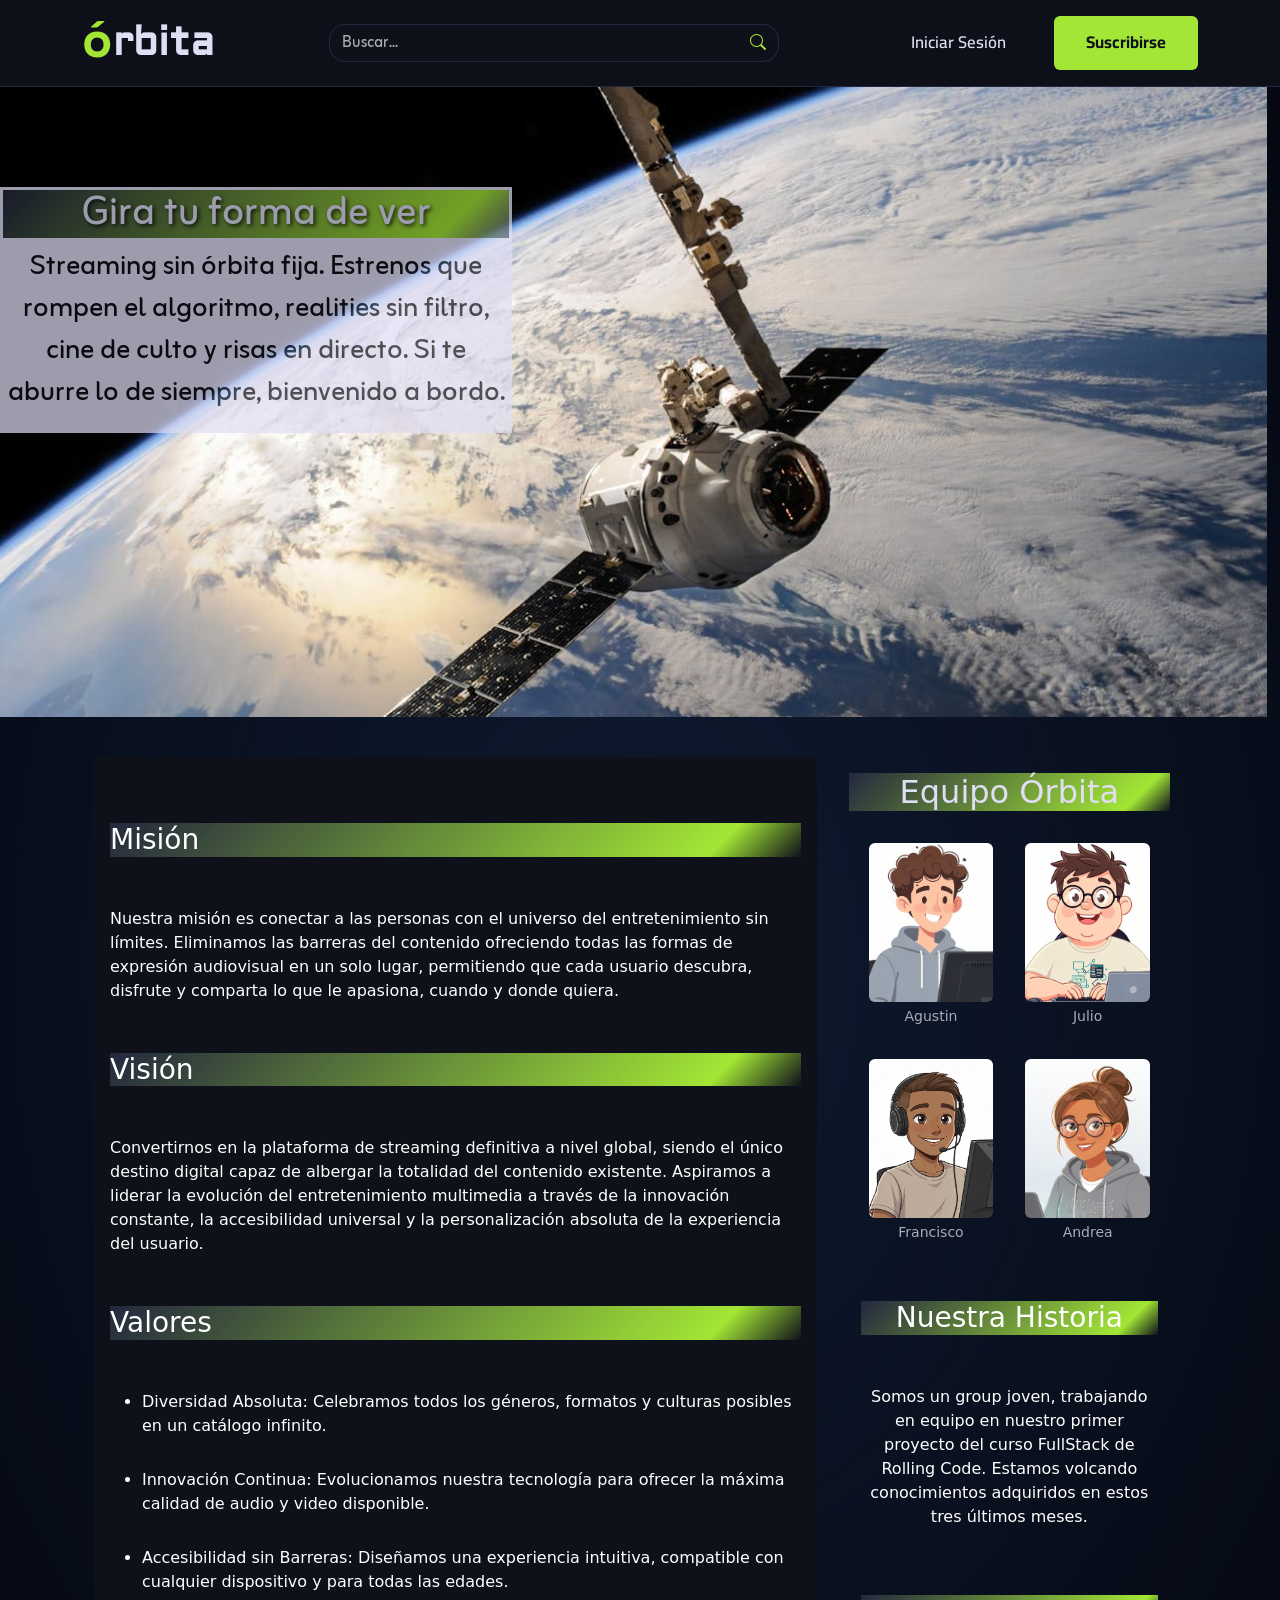
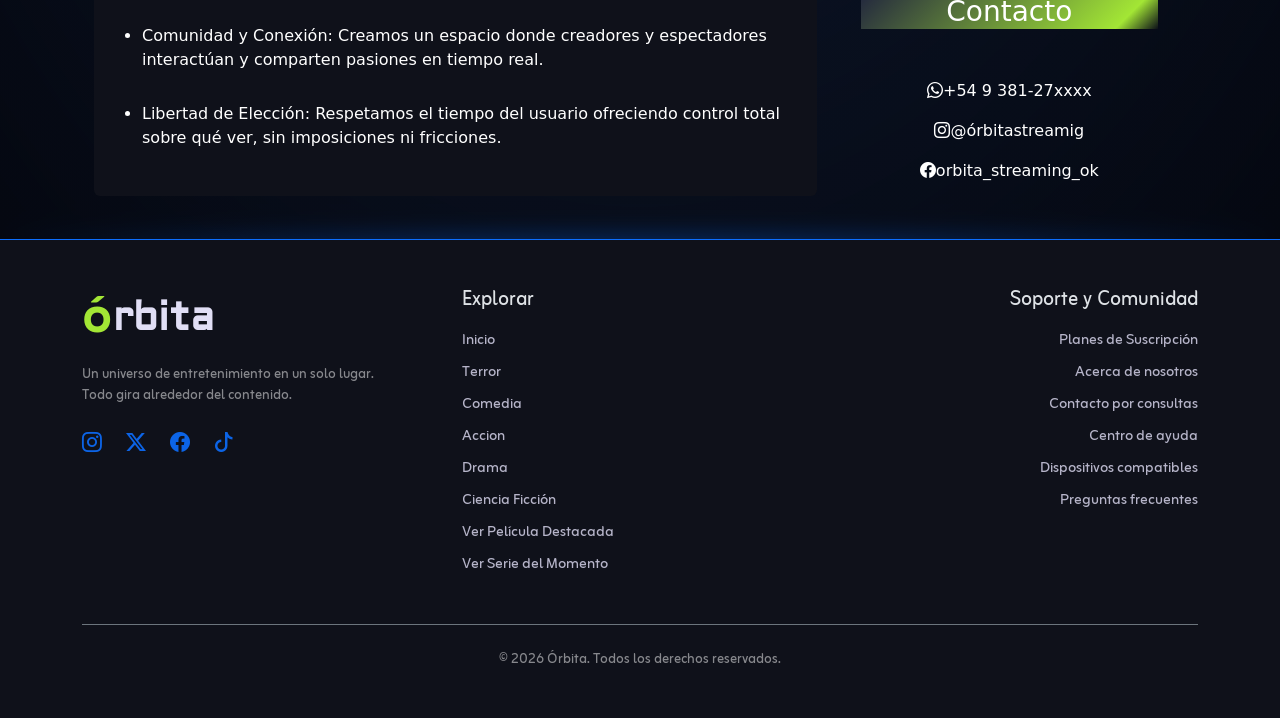
<file: pages/acerca-de.html>
<!doctype html>
<html lang="es" data-bs-theme="dark">
  <head>
    <meta charset="UTF-8" />
    <meta name="viewport" content="width=device-width, initial-scale=1.0" />
    <meta
      name="description"
      content="Plataforma de streaming interactiva con el mejor catálogo de películas y series. Proyecto integrador RollingCode."
    />
    <meta name="author" content="Grupo 3 - Comision Web 25" />
    <link
      href="https://cdn.jsdelivr.net/npm/bootstrap@5.3.8/dist/css/bootstrap.min.css"
      rel="stylesheet"
      integrity="sha384-sRIl4kxILFvY47J16cr9ZwB07vP4J8+LH7qKQnuqkuIAvNWLzeN8tE5YBujZqJLB"
      crossorigin="anonymous"
    />
    <link
      rel="stylesheet"
      href="https://cdn.jsdelivr.net/npm/bootstrap-icons@1.13.1/font/bootstrap-icons.min.css"
    />
    <link rel="icon" type="image/png" href="../img/favicon.png" />
    <link rel="stylesheet" href="../css/style.css" />
    <title>Órbita - Todo gira al rededor del contenido</title>
  </head>

  <body >
    <header>
      <nav class="navbar navbar-expand-lg sticky-top navbar-estilo">
        <div class="container">
          <a class="navbar-brand marca-logo" href="../index.html">
            <span class="letra-o">ó</span><span class="resto-texto">rbita</span>
          </a>

          <button
            class="navbar-toggler border-0"
            type="button"
            data-bs-toggle="collapse"
            data-bs-target="#contenidoNav"
          >
            <span class="navbar-toggler-icon"></span>
          </button>

          <div class="collapse navbar-collapse" id="contenidoNav">
            <div class="d-flex justify-content-center flex-fill my-3 my-lg-0">
              <form class="formulario-busqueda" role="search">
                <div class="input-group">
                  <input
                    class="form-control entrada-busqueda"
                    type="search"
                    placeholder="Buscar..."
                    aria-label="Search"
                  />
                  <span class="input-group-text icono-busqueda">
                    <i class="bi bi-search"></i>
                  </span>
                </div>
              </form>
            </div>

            <div
              class="d-flex flex-column flex-md-row justify-content-md-center justify-content-lg-end align-items-stretch align-items-lg-center gap-3 gap-md-5 gap-lg-3 pb-3 pb-lg-0"
            >
              <button
                type="button"
                class="btn btn-link boton-ingresar text-decoration-none"
                data-bs-toggle="modal"
                data-bs-target="#modalLogin"
              >
                Iniciar Sesión
              </button>
              <a
                href="./suscripcion.html"
                class="btn fw-bold boton-suscribirse"
              >
                Suscribirse
              </a>
            </div>
          </div>
        </div>
      </nav>
    </header>
    <main class="detalle-serie-bg fade-in-page">
      <!-- Banner -->
      <div>
        <img
          src="../img/acercade/pexels-spacex-586056.jpg"
          alt="banner"
          id="img-banner"
        />
        <div class="contenedor-elementos">
          <h1 class="titulo-banner fs-1 fs-md-6">Gira tu forma de ver</h1>
          <p class="fs-3 fs-fm-6 h-60 h-sm-40">
            Streaming sin órbita fija. Estrenos que rompen el algoritmo,
            realities sin filtro, cine de culto y risas en directo. Si te aburre
            lo de siempre, bienvenido a bordo.
          </p>
        </div>
      </div>

      <section>
        <div class="container border-secondary-subtle my-4">
          <div class="row g-3 m-1">
            <div class="col-lg-8 col-sm-12">
              <div class="p-3 fondo-grilla text-white text-start rounded">
                <h3 class="titulo-acercade">Misión</h3>
                <p class="texto-acercade">
                  Nuestra misión es conectar a las personas con el universo del
                  entretenimiento sin límites. Eliminamos las barreras del
                  contenido ofreciendo todas las formas de expresión audiovisual
                  en un solo lugar, permitiendo que cada usuario descubra,
                  disfrute y comparta lo que le apasiona, cuando y donde quiera.
                </p>
                <h3 class="titulo-acercade">Visión</h3>
                <p class="texto-acercade">
                  Convertirnos en la plataforma de streaming definitiva a nivel
                  global, siendo el único destino digital capaz de albergar la
                  totalidad del contenido existente. Aspiramos a liderar la
                  evolución del entretenimiento multimedia a través de la
                  innovación constante, la accesibilidad universal y la
                  personalización absoluta de la experiencia del usuario.
                </p>
                <h3 class="titulo-acercade">Valores</h3>
                <ul class="lista-acercade">
                  <li class="lista-acercade">
                    Diversidad Absoluta: Celebramos todos los géneros, formatos
                    y culturas posibles en un catálogo infinito.
                  </li>
                  <li class="lista-acercade">
                    Innovación Continua: Evolucionamos nuestra tecnología para
                    ofrecer la máxima calidad de audio y video disponible.
                  </li>
                  <li class="lista-acercade">
                    Accesibilidad sin Barreras: Diseñamos una experiencia
                    intuitiva, compatible con cualquier dispositivo y para todas
                    las edades.
                  </li>
                  <li class="lista-acercade">
                    Comunidad y Conexión: Creamos un espacio donde creadores y
                    espectadores interactúan y comparten pasiones en tiempo
                    real.
                  </li>
                  <li class="lista-acercade">
                    Libertad de Elección: Respetamos el tiempo del usuario
                    ofreciendo control total sobre qué ver, sin imposiciones ni
                    fricciones.
                  </li>
                </ul>
              </div>
            </div>

            <div class="col-lg-4 col-sm-12">
              <div class="p-3 bg-transparent text-white text-center rounded">
                <h2 class="titulo-equipo">Equipo Órbita</h2>

                <div class="container mt-4">
                  <div class="row g-3 mb-3">
                    <div class="col-sm-6">
                      <figure
                        class="figure p-2 bg-transparent w-100 m-0"
                        style="
                          height: 200px;
                          display: flex;
                          flex-direction: column;
                        "
                      >
                        <img
                          src="../img/acercade/Agustin.jpeg"
                          class="figure-img img-fluid rounded m-0 flex-grow-1"
                          style="object-fit: cover; min-height: 0"
                          alt="Agustin"
                        />
                        <figcaption
                          class="figure-caption text-center mt-1 small"
                        >
                          Agustin
                        </figcaption>
                      </figure>
                    </div>
                    <div class="col-sm-6">
                      <figure
                        class="figure p-2 bg-transparent w-100 m-0"
                        style="
                          height: 200px;
                          display: flex;
                          flex-direction: column;
                        "
                      >
                        <img
                          src="../img/acercade/Julio.jpeg"
                          class="figure-img img-fluid rounded m-0 flex-grow-1"
                          style="object-fit: cover; min-height: 0"
                          alt="Julio"
                        />
                        <figcaption
                          class="figure-caption text-center mt-1 small"
                        >
                          Julio
                        </figcaption>
                      </figure>
                    </div>
                  </div>

                  <div class="row g-3">
                    <div class="col-sm-6">
                      <figure
                        class="figure p-2 bg-transparent w-100 m-0"
                        style="
                          height: 200px;
                          display: flex;
                          flex-direction: column;
                        "
                      >
                        <img
                          src="../img/acercade/Fran.jpeg"
                          class="figure-img img-fluid rounded m-0 flex-grow-1"
                          style="object-fit: cover; min-height: 0"
                          alt="Fran"
                        />
                        <figcaption
                          class="figure-caption text-center mt-1 small"
                        >
                          Francisco
                        </figcaption>
                      </figure>
                    </div>
                    <div class="col-sm-6">
                      <figure
                        class="figure p-2 bg-transparent w-100 m-0"
                        style="
                          height: 200px;
                          display: flex;
                          flex-direction: column;
                        "
                      >
                        <img
                          src="../img/acercade/andrea.jpeg"
                          class="figure-img img-fluid rounded m-0 flex-grow-1"
                          style="object-fit: cover; min-height: 0"
                          alt="Andrea"
                        />
                        <figcaption
                          class="figure-caption text-center mt-1 small"
                        >
                          Andrea
                        </figcaption>
                      </figure>
                    </div>
                  </div>

                  <div class="row g-3">
                    <div class="col-lg-12 col-md-12 col-sm-6">
                      <h3 class="titulo-acercade">Nuestra Historia</h3>
                      <p>
                        Somos un group joven, trabajando en equipo en nuestro
                        primer proyecto del curso FullStack de Rolling Code.
                        Estamos volcando conocimientos adquiridos en estos tres
                        últimos meses.
                      </p>
                    </div>
                  </div>

                  <div class="row g-3">
                    <div class="col-lg-12 col-md-12 col-sm-6">
                      <h3 class="titulo-acercade">Contacto</h3>
                      <p><i class="bi bi-whatsapp"></i>+54 9 381-27xxxx</p>
                      <p><i class="bi bi-instagram"></i>@órbitastreamig</p>
                      <p><i class="bi bi-facebook"></i>orbita_streaming_ok</p>
                    </div>
                  </div>
                </div>
              </div>
            </div>
          </div>
        </div>
      </section>
    </main>
    <footer class="footer py-5">
      <div class="container">
        <div class="row gy-4 justify-content-between">
          <div
            class="col-12 col-lg-4 text-start text-md-center text-lg-start mb-2 mb-lg-0"
          >
            <div
              class="mb-3 d-flex justify-content-center justify-content-lg-start align-items-center gap-2"
            >
              <a class="marca-logo text-decoration-none" href="#">
                <span class="letra-o">ó</span
                ><span class="resto-texto">rbita</span>
              </a>
            </div>
            <p
              class="text-white-50 small mb-4 mx-auto mx-lg-0 text-center text-lg-start"
            >
              Un universo de entretenimiento en un solo lugar. <br />Todo gira
              alrededor del contenido.
            </p>
            <div
              class="d-flex justify-content-center justify-content-lg-start gap-4"
            >
              <a
                href="./error404.html"
                class="enlace-red"
                aria-label="Instagram"
              >
                <i class="bi bi-instagram"></i>
              </a>
              <a href="./error404.html" class="enlace-red" aria-label="Twitter">
                <i class="bi bi-twitter-x"></i>
              </a>
              <a
                href="./error404.html"
                class="enlace-red"
                aria-label="Facebook"
              >
                <i class="bi bi-facebook"></i>
              </a>
              <a href="./error404.html" class="enlace-red" aria-label="TikTok">
                <i class="bi bi-tiktok"></i>
              </a>
            </div>
          </div>

          <div
            class="col-12 col-md-6 col-lg-4 text-start text-md-start text-lg-start"
          >
            <h5 class="titulo-columna-footer mb-3">Explorar</h5>
            <ul class="list-unstyled d-flex flex-column gap-2 m-0">
              <li><a href="./index.html" class="link-footer">Inicio</a></li>
              <li>
                <a href="./categoria-1.html" class="link-footer">Terror</a>
              </li>
              <li>
                <a href="./categoria-2.html" class="link-footer">Comedia</a>
              </li>
              <li>
                <a href="./error404.html" class="link-footer">Accion</a>
              </li>
              <li>
                <a href="./error404.html" class="link-footer">Drama</a>
              </li>
              <li>
                <a href="./error404.html" class="link-footer"
                  >Ciencia Ficción</a
                >
              </li>
              <li>
                <a href="./detalle-pelicula.html" class="link-footer"
                  >Ver Película Destacada</a
                >
              </li>
              <li>
                <a href="./detalle-serie.html" class="link-footer"
                  >Ver Serie del Momento</a
                >
              </li>
            </ul>
          </div>

          <div
            class="col-12 col-md-6 col-lg-4 text-start text-md-end text-lg-end"
          >
            <h5 class="titulo-columna-footer mb-3">Soporte y Comunidad</h5>
            <ul class="list-unstyled d-flex flex-column gap-2 m-0">
              <li>
                <a href="./suscripcion.html" class="link-footer"
                  >Planes de Suscripción</a
                >
              </li>
              <li>
                <a href="./acerca-de.html" class="link-footer"
                  >Acerca de nosotros</a
                >
              </li>
              <li>
                <a href="./contacto-equipo.html" class="link-footer"
                  >Contacto por consultas</a
                >
              </li>
              <li>
                <a href="./error404.html" class="link-footer"
                  >Centro de ayuda</a
                >
              </li>
              <li>
                <a href="./error404.html" class="link-footer"
                  >Dispositivos compatibles</a
                >
              </li>
              <li>
                <a href="./error404.html" class="link-footer"
                  >Preguntas frecuentes</a
                >
              </li>
            </ul>
          </div>
        </div>

        <div class="border-top border-secondary mt-5 pt-4 text-center">
          <p class="text-white-50 small m-0">
            &copy; 2026 Órbita. Todos los derechos reservados.
          </p>
        </div>
      </div>
    </footer>
    <!-- Modal de iniciar sesion -->
    <div class="modal fade" id="modalLogin" tabindex="-1">
      <div class="modal-dialog modal-dialog-centered">
        <div
          class="modal-content contenedor-modal border border-secondary rounded-4 p-3"
        >
          <div class="modal-header border-0 pb-0">
            <div class="d-flex flex-row">
              <h5 class="modal-title marca-logo">
                Ingresar a <span class="letra-o ms-2">ó</span
                ><span class="resto-texto">rbita</span>
              </h5>
            </div>
            <button
              type="button"
              class="btn-close btn-close-white"
              data-bs-dismiss="modal"
            ></button>
          </div>

          <div class="modal-body pt-3">
            <form action="./error404.html">
              <div class="mb-3">
                <label for="emailLogin" class="form-label mb-1"
                  >Correo electrónico</label
                >
                <input
                  type="email"
                  class="form-control entrada-busqueda"
                  id="emailLogin"
                  placeholder="nombre@ejemplo.com"
                  required
                />
              </div>

              <div class="mb-3">
                <label for="passwordLogin" class="form-label mb-1"
                  >Contraseña</label
                >
                <input
                  type="password"
                  class="form-control entrada-busqueda"
                  id="passwordLogin"
                  placeholder="••••••••"
                  required
                />
              </div>

              <div class="text-end mb-4">
                <a
                  href="./error404.html"
                  class="link-recuperar text-decoration-none"
                >
                  ¿Olvidaste tu contraseña?
                </a>
              </div>

              <button
                type="submit"
                class="btn fw-bold boton-modal-enviar w-100 py-2"
              >
                Iniciar sesión
              </button>
            </form>

            <div class="d-flex align-items-center my-4">
              <hr class="flex-grow-1 border-secondary m-0" />
              <span class="px-3 texto-o-divisor">o</span>
              <hr class="flex-grow-1 border-secondary m-0" />
            </div>

            <a
              href="./error404.html"
              class="btn boton-modal-google w-100 py-2 text-decoration-none"
            >
              <i class="bi bi-google me-2"></i>Continuar con Google
            </a>
            <div
              class="d-flex justify-content-center align-content-center mb-2 mt-3 gap-2"
            >
              <p class="m-0">¿No tienes cuenta?</p>
              <a
                href="./error404.html"
                class="link-recuperar text-decoration-none m-0"
              >
                Registrarse
              </a>
            </div>
          </div>
        </div>
      </div>
    </div>
    <script
      src="https://cdn.jsdelivr.net/npm/bootstrap@5.3.8/dist/js/bootstrap.bundle.min.js"
      integrity="sha384-FKyoEForCGlyvwx9Hj09JcYn3nv7wiPVlz7YYwJrWVcXK/BmnVDxM+D2scQbITxI"
      crossorigin="anonymous"
    ></script>
  </body>
</html>
</file>
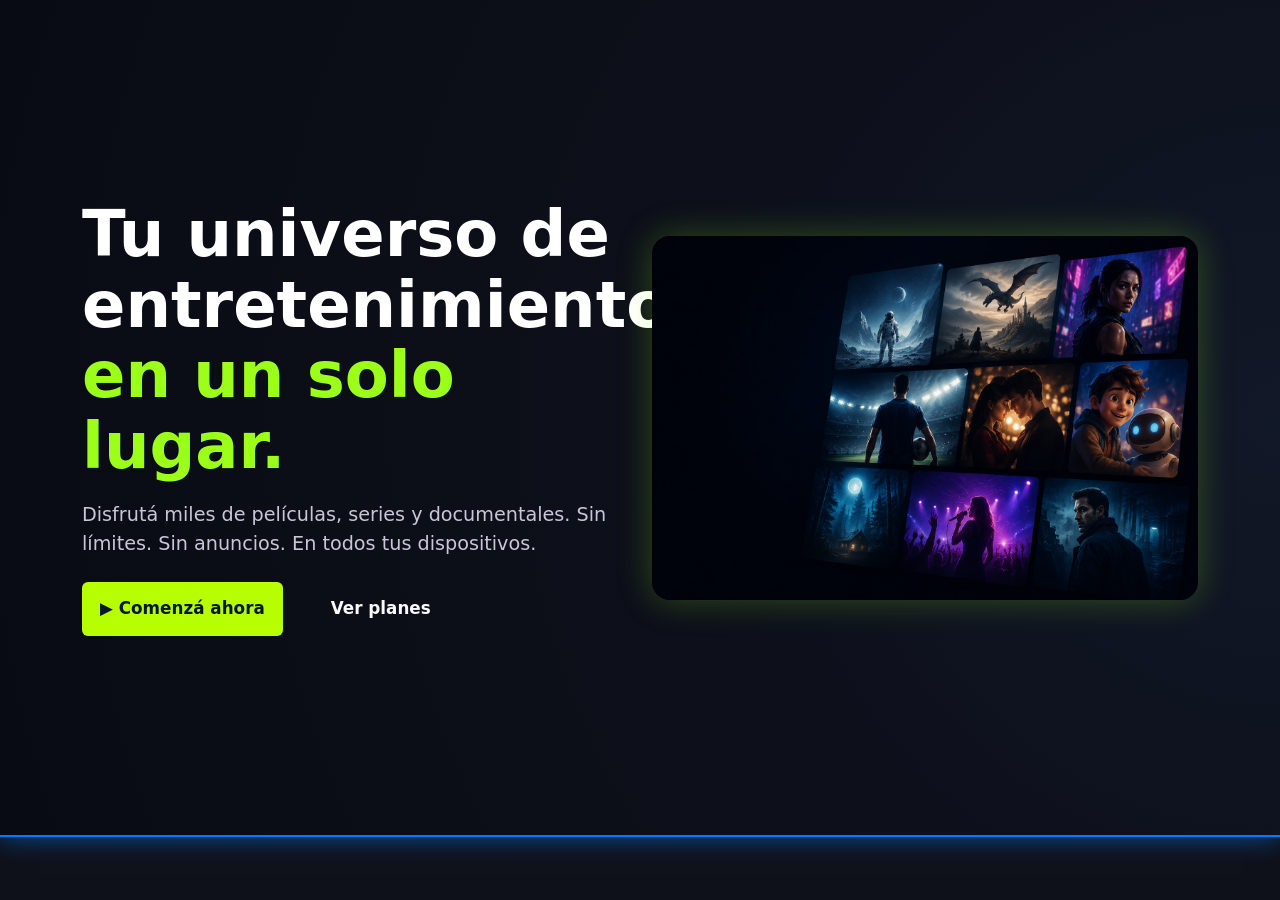
<file: pages/banner.html>
<!doctype html>
<html lang="es" data-bs-theme="dark">
  <head>
    <meta charset="UTF-8" />
    <meta name="viewport" content="width=device-width, initial-scale=1.0" />
    <meta
      name="description"
      content="Plataforma de streaming interactiva con el mejor catálogo de películas y series. Proyecto integrador RollingCode."
    />
    <meta name="author" content="Grupo 3 - Comision Web 25" />
    <link
      href="https://cdn.jsdelivr.net/npm/bootstrap@5.3.8/dist/css/bootstrap.min.css"
      rel="stylesheet"
      integrity="sha384-sRIl4kxILFvY47J16cr9ZwB07vP4J8+LH7qKQnuqkuIAvNWLzeN8tE5YBujZqJLB"
      crossorigin="anonymous"
    />
    <link rel="stylesheet" href="../css/style.css" />
    <title>nombre-de-ejemplo</title>
  </head>
  <body>
    <head></head>
    <main>
        <section class="banner-orbita">
  <div class="container">
    <div class="row align-items-center min-vh-75">
      <div class="col-lg-6">
        <h1>
          Tu universo de entretenimiento
          <span>en un solo lugar.</span>
        </h1>

        <p>
          Disfrutá miles de películas, series y documentales.
          Sin límites. Sin anuncios. En todos tus dispositivos.
        </p>

        <div class="d-flex gap-3 mt-4">
          <a href="pages/suscripcion.html" class="btn btn-orbita">
            ▶ Comenzá ahora
          </a>

          <a href="pages/suscripcion.html" class="btn btn-outline-light">
            Ver planes
          </a>
        </div>
      </div>

      <div class="col-lg-6 mt-5 mt-lg-0">
        <img src="../img/portadas/imgBanner.png"
     class="img-fluid banner-img"
     alt="Banner Órbita Streaming">
      </div>
    </div>
  </div>
</section>
    </main>
    <footer></footer>
    <script
      src="https://cdn.jsdelivr.net/npm/bootstrap@5.3.8/dist/js/bootstrap.bundle.min.js"
      integrity="sha384-FKyoEForCGlyvwx9Hj09JcYn3nv7wiPVlz7YYwJrWVcXK/BmnVDxM+D2scQbITxI"
      crossorigin="anonymous"
    ></script>
  </body>
</html>
</file>
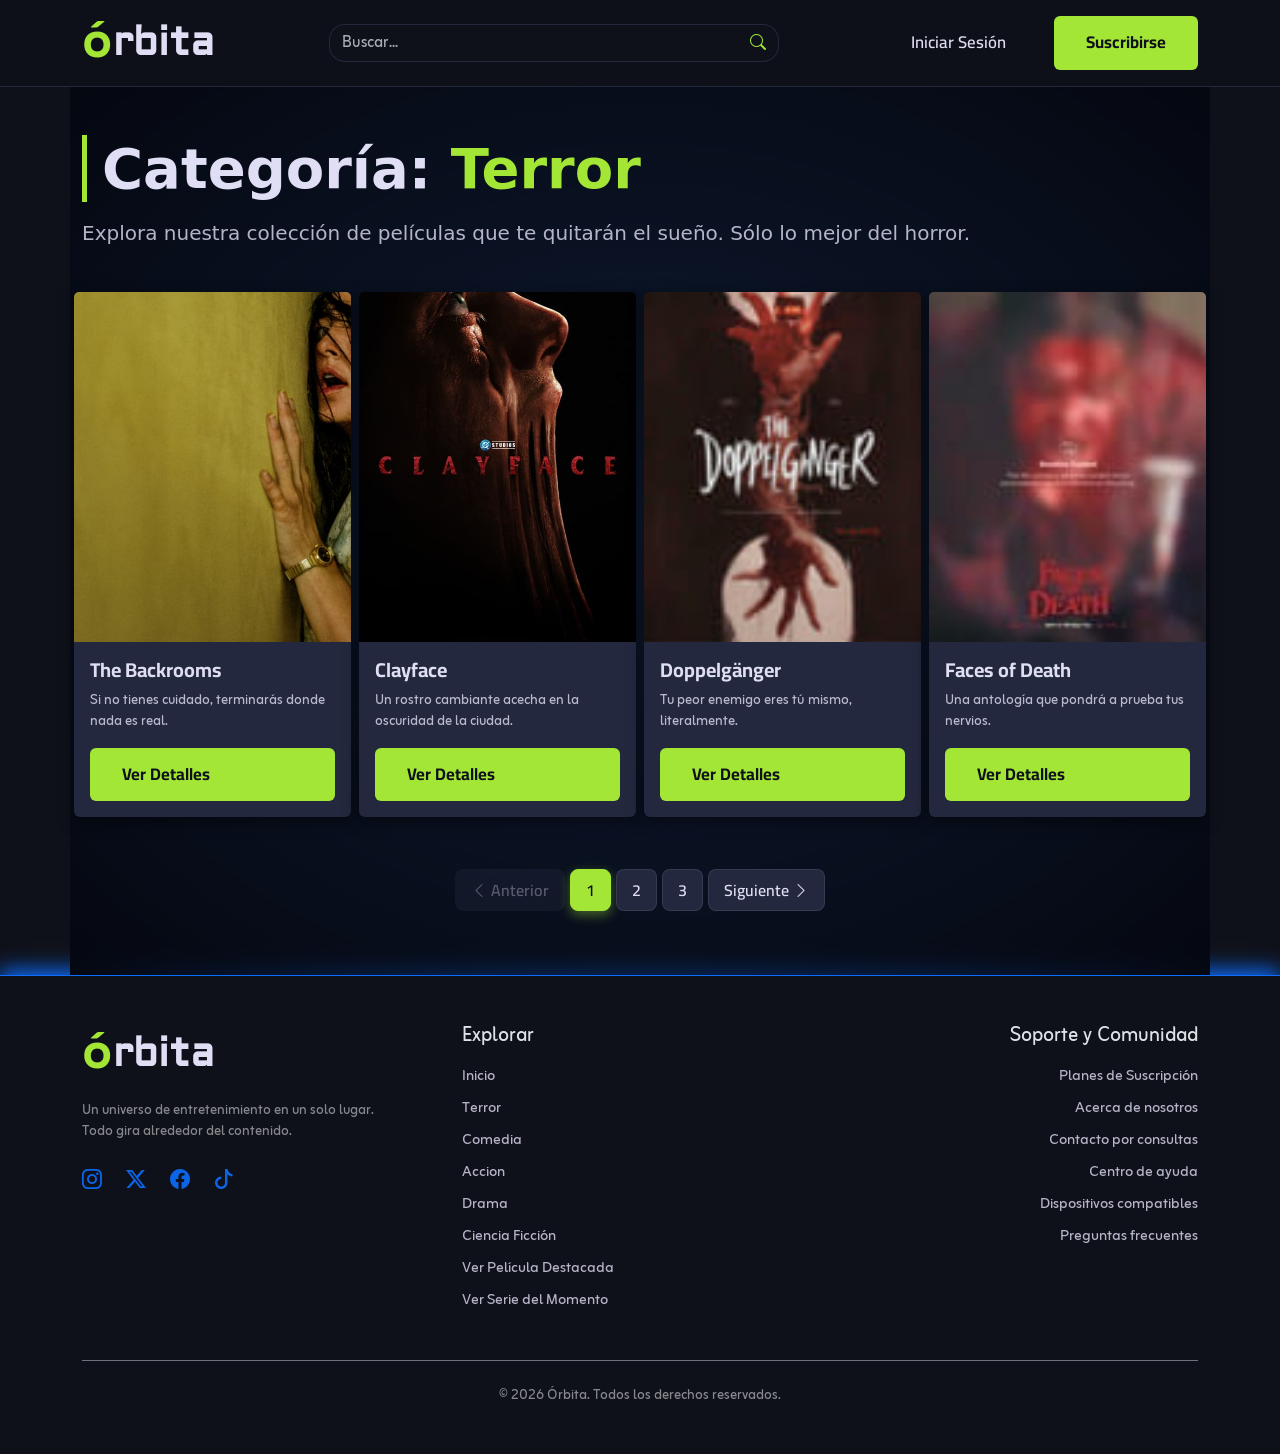
<file: pages/categoria-1.html>
<!doctype html>
<html lang="es" data-bs-theme="dark">

<head>
  <meta charset="UTF-8" />
  <meta name="viewport" content="width=device-width, initial-scale=1.0" />
  <meta name="description"
    content="Plataforma de streaming interactiva con el mejor catálogo de películas y series. Proyecto integrador RollingCode." />
  <meta name="author" content="Grupo 3 - Comision Web 25" />
  <link href="https://cdn.jsdelivr.net/npm/bootstrap@5.3.8/dist/css/bootstrap.min.css" rel="stylesheet"
    integrity="sha384-sRIl4kxILFvY47J16cr9ZwB07vP4J8+LH7qKQnuqkuIAvNWLzeN8tE5YBujZqJLB" crossorigin="anonymous" />
    <link rel="icon" type="image/png" href="../img/favicon.png">
  <link rel="stylesheet" href="../css/style.css" />
  <title>Órbita - Categoria terror</title>
</head>

<body >
  <input type="radio" class="d-none" id="page-1" name="paginacion" checked />
  <input type="radio" class="d-none" id="page-2" name="paginacion" />
  <input type="radio" class="d-none" id="page-3" name="paginacion" />
  <header>
    <nav class="navbar navbar-expand-lg sticky-top navbar-estilo">
      <div class="container">
        <a class="navbar-brand marca-logo" href="../index.html">
          <span class="letra-o">ó</span><span class="resto-texto">rbita</span>
        </a>

        <button class="navbar-toggler border-0" type="button" data-bs-toggle="collapse" data-bs-target="#contenidoNav">
          <span class="navbar-toggler-icon"></span>
        </button>

        <div class="collapse navbar-collapse" id="contenidoNav">
          <div class="d-flex justify-content-center flex-fill my-3 my-lg-0">
            <form class="formulario-busqueda" role="search">
              <div class="input-group">
                <input class="form-control entrada-busqueda" type="search" placeholder="Buscar..."
                  aria-label="Search" />
                <span class="input-group-text icono-busqueda">
                  <i class="bi bi-search"></i>
                </span>
              </div>
            </form>
          </div>

          <div
            class="d-flex flex-column flex-md-row justify-content-md-center justify-content-lg-end align-items-stretch align-items-lg-center gap-3 gap-md-5 gap-lg-3 pb-3 pb-lg-0">
            <button type="button" class="btn btn-link boton-ingresar text-decoration-none" data-bs-toggle="modal"
              data-bs-target="#modalLogin">
              Iniciar Sesión
            </button>
            <a href="./suscripcion.html" class="btn fw-bold boton-suscribirse">
              Suscribirse
            </a>
          </div>
        </div>
      </div>
    </nav>
  </header>

  <main class="container py-5 detalle-serie-bg fade-in-page">
    <div class="row mb-4">
      <div class="col-12">

        <h1 class="display-4 fw-bold mb-3"
          style="color: var(--text); border-left: 5px solid var(--accent); padding-left: 15px;">
          Categoría: <span style="color: var(--accent);">Terror</span>
        </h1>
        <p class="lead" style="color: var(--text); opacity: 0.8;">
          Explora nuestra colección de películas que te quitarán el sueño. Sólo lo mejor del horror.
        </p>
      </div>
    </div>


    <div class="row row-cols-1 row-cols-sm-2 row-cols-md-3 row-cols-lg-4 g-4" id="galeria-terror">

      <div class="col p-1">
        <div class="card h-100 border-0"
          style="background-color: var(--secondary); color: var(--text); box-shadow: 0 4px 15px rgba(0,0,0,0.5);">
          <img src="../img/portadas/terror-backrooms.jpg" class="card-img-top" alt="The Backrooms"
            style="height: 350px; object-fit: cover;">
          <div class="card-body d-flex flex-column">
            <h5 class="card-title fw-bold" style="font-family: var(--font-titulos);">The Backrooms</h5>
            <p class="card-text small mb-3" style="opacity: 0.8; font-family: var(--font-textos);">Si no tienes cuidado,
              terminarás donde nada es real.</p>
            <div class="mt-auto">
              <a href="./detalle-pelicula.html" class="btn fw-bold boton-suscribirse w-100">Ver Detalles</a>
            </div>
          </div>
        </div>
      </div>


      <div class="col p-1">
        <div class="card h-100 border-0"
          style="background-color: var(--secondary); color: var(--text); box-shadow: 0 4px 15px rgba(0,0,0,0.5);">
          <img src="../img/portadas/terror-clayface.jpg" class="card-img-top" alt="Clayface"
            style="height: 350px; object-fit: cover;">
          <div class="card-body d-flex flex-column">
            <h5 class="card-title fw-bold" style="font-family: var(--font-titulos);">Clayface</h5>
            <p class="card-text small mb-3" style="opacity: 0.8; font-family: var(--font-textos);">Un rostro cambiante
              acecha en la oscuridad de la ciudad.</p>
            <div class="mt-auto">
              <a href="./detalle-pelicula.html" class="btn fw-bold boton-suscribirse w-100">Ver Detalles</a>
            </div>
          </div>
        </div>
      </div>


      <div class="col p-1">
        <div class="card h-100 border-0"
          style="background-color: var(--secondary); color: var(--text); box-shadow: 0 4px 15px rgba(0,0,0,0.5);">
          <img src="../img/portadas/terror-doppelganger.jpg" class="card-img-top" alt="Doppelgänger"
            style="height: 350px; object-fit: cover;">
          <div class="card-body d-flex flex-column">
            <h5 class="card-title fw-bold" style="font-family: var(--font-titulos);">Doppelgänger</h5>
            <p class="card-text small mb-3" style="opacity: 0.8; font-family: var(--font-textos);">Tu peor enemigo eres
              tú mismo, literalmente.</p>
            <div class="mt-auto">
              <a href="./detalle-pelicula.html" class="btn fw-bold boton-suscribirse w-100">Ver Detalles</a>
            </div>
          </div>
        </div>
      </div>


      <div class="col p-1">
        <div class="card h-100 border-0"
          style="background-color: var(--secondary); color: var(--text); box-shadow: 0 4px 15px rgba(0,0,0,0.5);">
          <img src="../img/portadas/terror-faces-of-death.jpg" class="card-img-top" alt="Faces of Death"
            style="height: 350px; object-fit: cover;">
          <div class="card-body d-flex flex-column">
            <h5 class="card-title fw-bold" style="font-family: var(--font-titulos);">Faces of Death</h5>
            <p class="card-text small mb-3" style="opacity: 0.8; font-family: var(--font-textos);">Una antología que
              pondrá a prueba tus nervios.</p>
            <div class="mt-auto">
              <a href="./detalle-pelicula.html" class="btn fw-bold boton-suscribirse w-100">Ver Detalles</a>
            </div>
          </div>
        </div>
      </div>


      <div class="col p-2">
        <div class="card h-100 border-0"
          style="background-color: var(--secondary); color: var(--text); box-shadow: 0 4px 15px rgba(0,0,0,0.5);">
          <img src="../img/portadas/terror-hokum.jpg" class="card-img-top" alt="Hokum"
            style="height: 350px; object-fit: cover;">
          <div class="card-body d-flex flex-column">
            <h5 class="card-title fw-bold" style="font-family: var(--font-titulos);">Hokum</h5>
            <p class="card-text small mb-3" style="opacity: 0.8; font-family: var(--font-textos);">Engaño y muerte en el
              pequeño pueblo que todos olvidaron.</p>
            <div class="mt-auto">
              <a href="./detalle-pelicula.html" class="btn fw-bold boton-suscribirse w-100">Ver Detalles</a>
            </div>
          </div>
        </div>
      </div>


      <div class="col p-2">
        <div class="card h-100 border-0"
          style="background-color: var(--secondary); color: var(--text); box-shadow: 0 4px 15px rgba(0,0,0,0.5);">
          <img src="../img/portadas/terror-insidious.jpg" class="card-img-top" alt="Insidious"
            style="height: 350px; object-fit: cover;">
          <div class="card-body d-flex flex-column">
            <h5 class="card-title fw-bold" style="font-family: var(--font-titulos);">Insidious</h5>
            <p class="card-text small mb-3" style="opacity: 0.8; font-family: var(--font-textos);">No es la casa la que
              está embrujada, es tu propio hijo.</p>
            <div class="mt-auto">
              <a href="./detalle-pelicula.html" class="btn fw-bold boton-suscribirse w-100">Ver Detalles</a>
            </div>
          </div>
        </div>
      </div>


      <div class="col p-2">
        <div class="card h-100 border-0"
          style="background-color: var(--secondary); color: var(--text); box-shadow: 0 4px 15px rgba(0,0,0,0.5);">
          <img src="../img/portadas/terror-obsession.jpg" class="card-img-top" alt="Obsession"
            style="height: 350px; object-fit: cover;">
          <div class="card-body d-flex flex-column">
            <h5 class="card-title fw-bold" style="font-family: var(--font-titulos);">Obsession</h5>
            <p class="card-text small mb-3" style="opacity: 0.8; font-family: var(--font-textos);">Cuando la admiración
              cruza la línea hacia la locura total.</p>
            <div class="mt-auto">
              <a href="./detalle-pelicula.html" class="btn fw-bold boton-suscribirse w-100">Ver Detalles</a>
            </div>
          </div>
        </div>
      </div>


      <div class="col p-2">
        <div class="card h-100 border-0"
          style="background-color: var(--secondary); color: var(--text); box-shadow: 0 4px 15px rgba(0,0,0,0.5);">
          <img src="../img/portadas/terror-passenger.jpg" class="card-img-top" alt="The Passenger"
            style="height: 350px; object-fit: cover;">
          <div class="card-body d-flex flex-column">
            <h5 class="card-title fw-bold" style="font-family: var(--font-titulos);">The Passenger</h5>
            <p class="card-text small mb-3" style="opacity: 0.8; font-family: var(--font-textos);">El último tren a casa
              trae un pasajero inesperado y letal.</p>
            <div class="mt-auto">
              <a href="./detalle-pelicula.html" class="btn fw-bold boton-suscribirse w-100">Ver Detalles</a>
            </div>
          </div>
        </div>
      </div>


      <div class="col p-3">
        <div class="card h-100 border-0"
          style="background-color: var(--secondary); color: var(--text); box-shadow: 0 4px 15px rgba(0,0,0,0.5);">
          <img src="../img/portadas/terror-saccharine.jpg" class="card-img-top" alt="Saccharine"
            style="height: 350px; object-fit: cover;">
          <div class="card-body d-flex flex-column">
            <h5 class="card-title fw-bold" style="font-family: var(--font-titulos);">Saccharine</h5>
            <p class="card-text small mb-3" style="opacity: 0.8; font-family: var(--font-textos);">Demasiado dulce para
              ser real. Una pesadilla enmascarada.</p>
            <div class="mt-auto">
              <a href="./detalle-pelicula.html" class="btn fw-bold boton-suscribirse w-100">Ver Detalles</a>
            </div>
          </div>
        </div>
      </div>


      <div class="col p-3">
        <div class="card h-100 border-0"
          style="background-color: var(--secondary); color: var(--text); box-shadow: 0 4px 15px rgba(0,0,0,0.5);">
          <img src="../img/portadas/terror-the-cure.jpg" class="card-img-top" alt="The Cure"
            style="height: 350px; object-fit: cover;">
          <div class="card-body d-flex flex-column">
            <h5 class="card-title fw-bold" style="font-family: var(--font-titulos);">The Cure</h5>
            <p class="card-text small mb-3" style="opacity: 0.8; font-family: var(--font-textos);">La cura resultó ser
              mucho peor que la propia enfermedad.</p>
            <div class="mt-auto">
              <a href="./detalle-pelicula.html" class="btn fw-bold boton-suscribirse w-100">Ver Detalles</a>
            </div>
          </div>
        </div>
      </div>


      <div class="col p-3">
        <div class="card h-100 border-0"
          style="background-color: var(--secondary); color: var(--text); box-shadow: 0 4px 15px rgba(0,0,0,0.5);">
          <img src="../img/portadas/terror-the-mummy.jpg" class="card-img-top" alt="The Mummy"
            style="height: 350px; object-fit: cover;">
          <div class="card-body d-flex flex-column">
            <h5 class="card-title fw-bold" style="font-family: var(--font-titulos);">The Mummy</h5>
            <p class="card-text small mb-3" style="opacity: 0.8; font-family: var(--font-textos);">Un mal antiguo
              despierta de su letargo en el desierto.</p>
            <div class="mt-auto">
              <a href="./detalle-pelicula.html" class="btn fw-bold boton-suscribirse w-100">Ver Detalles</a>
            </div>
          </div>
        </div>
      </div>


      <div class="col p-3">
        <div class="card h-100 border-0"
          style="background-color: var(--secondary); color: var(--text); box-shadow: 0 4px 15px rgba(0,0,0,0.5);">
          <img src="../img/portadas/terror-victorian-psico.jpg" class="card-img-top" alt="Victorian Psycho"
            style="height: 350px; object-fit: cover;">
          <div class="card-body d-flex flex-column">
            <h5 class="card-title fw-bold" style="font-family: var(--font-titulos);">Victorian Psycho</h5>
            <p class="card-text small mb-3" style="opacity: 0.8; font-family: var(--font-textos);">Londres, 1888. El
              miedo tiene nombre en la oscuridad de la niebla.</p>
            <div class="mt-auto">
              <a href="./detalle-pelicula.html" class="btn fw-bold boton-suscribirse w-100">Ver Detalles</a>
            </div>
          </div>
        </div>
      </div>
    </div>

    <!-- Paginación de Bootstrap controlada mediante CSS Puro con radio buttons -->
    <nav class="d-flex justify-content-center mt-5" aria-label="Paginación de películas">
      <ul class="pagination">
        <!-- Botones Anterior adaptables -->
        <li class="page-item btn-prev-1 disabled">
          <span class="page-link"><i class="bi bi-chevron-left me-1"></i> Anterior</span>
        </li>
        <li class="page-item btn-prev-2">
          <label for="page-1" class="page-link"><i class="bi bi-chevron-left me-1"></i> Anterior</label>
        </li>
        <li class="page-item btn-prev-3">
          <label for="page-2" class="page-link"><i class="bi bi-chevron-left me-1"></i> Anterior</label>
        </li>

        <!-- Botones numéricos -->
        <li class="page-item">
          <label for="page-1" class="page-link label-page-1">1</label>
        </li>
        <li class="page-item">
          <label for="page-2" class="page-link label-page-2">2</label>
        </li>
        <li class="page-item">
          <label for="page-3" class="page-link label-page-3">3</label>
        </li>

        <!-- Botones Siguiente adaptables -->
        <li class="page-item btn-next-1">
          <label for="page-2" class="page-link">Siguiente <i class="bi bi-chevron-right ms-1"></i></label>
        </li>
        <li class="page-item btn-next-2">
          <label for="page-3" class="page-link">Siguiente <i class="bi bi-chevron-right ms-1"></i></label>
        </li>
        <li class="page-item btn-next-3 disabled">
          <span class="page-link">Siguiente <i class="bi bi-chevron-right ms-1"></i></span>
        </li>
      </ul>
    </nav>
  </main>

    <footer class="footer py-5">
      <div class="container">
        <div class="row gy-4 justify-content-between">
          <div
            class="col-12 col-lg-4 text-start text-md-center text-lg-start mb-2 mb-lg-0"
          >
            <div
              class="mb-3 d-flex justify-content-center justify-content-lg-start align-items-center gap-2"
            >
              <a class="marca-logo text-decoration-none" href="#">
                <span class="letra-o">ó</span
                ><span class="resto-texto">rbita</span>
              </a>
            </div>
            <p
              class="text-white-50 small mb-4 mx-auto mx-lg-0 text-center text-lg-start"
            >
              Un universo de entretenimiento en un solo lugar. <br />Todo gira
              alrededor del contenido.
            </p>
            <div
              class="d-flex justify-content-center justify-content-lg-start gap-4"
            >
              <a
                href="./error404.html"
                class="enlace-red"
                aria-label="Instagram"
              >
                <i class="bi bi-instagram"></i>
              </a>
              <a href="./error404.html" class="enlace-red" aria-label="Twitter">
                <i class="bi bi-twitter-x"></i>
              </a>
              <a
                href="./error404.html"
                class="enlace-red"
                aria-label="Facebook"
              >
                <i class="bi bi-facebook"></i>
              </a>
              <a href="./error404.html" class="enlace-red" aria-label="TikTok">
                <i class="bi bi-tiktok"></i>
              </a>
            </div>
          </div>

          <div
            class="col-12 col-md-6 col-lg-4 text-start text-md-start text-lg-start"
          >
            <h5 class="titulo-columna-footer mb-3">Explorar</h5>
            <ul class="list-unstyled d-flex flex-column gap-2 m-0">
              <li><a href="./index.html" class="link-footer">Inicio</a></li>
              <li>
                <a href="./categoria-1.html" class="link-footer">Terror</a>
              </li>
              <li>
                <a href="./categoria-2.html" class="link-footer">Comedia</a>
              </li>
              <li>
                <a href="./error404.html" class="link-footer">Accion</a>
              </li>
              <li>
                <a href="./error404.html" class="link-footer">Drama</a>
              </li>
              <li>
                <a href="./error404.html" class="link-footer"
                  >Ciencia Ficción</a
                >
              </li>
              <li>
                <a href="./detalle-pelicula.html" class="link-footer"
                  >Ver Película Destacada</a
                >
              </li>
              <li>
                <a href="./detalle-serie.html" class="link-footer"
                  >Ver Serie del Momento</a
                >
              </li>
            </ul>
          </div>

          <div
            class="col-12 col-md-6 col-lg-4 text-start text-md-end text-lg-end"
          >
            <h5 class="titulo-columna-footer mb-3">Soporte y Comunidad</h5>
            <ul class="list-unstyled d-flex flex-column gap-2 m-0">
              <li>
                <a href="./suscripcion.html" class="link-footer"
                  >Planes de Suscripción</a
                >
              </li>
              <li>
                <a href="./acerca-de.html" class="link-footer"
                  >Acerca de nosotros</a
                >
              </li>
              <li>
                <a href="./contacto-equipo.html" class="link-footer"
                  >Contacto por consultas</a
                >
              </li>
              <li>
                <a href="./error404.html" class="link-footer"
                  >Centro de ayuda</a
                >
              </li>
              <li>
                <a href="./error404.html" class="link-footer"
                  >Dispositivos compatibles</a
                >
              </li>
              <li>
                <a href="./error404.html" class="link-footer"
                  >Preguntas frecuentes</a
                >
              </li>
            </ul>
          </div>
        </div>

        <div class="border-top border-secondary mt-5 pt-4 text-center">
          <p class="text-white-50 small m-0">
            &copy; 2026 Órbita. Todos los derechos reservados.
          </p>
        </div>
      </div>
    </footer>
    <!-- Modal de iniciar sesion -->
    <div class="modal fade" id="modalLogin" tabindex="-1">
      <div class="modal-dialog modal-dialog-centered">
        <div
          class="modal-content contenedor-modal border border-secondary rounded-4 p-3"
        >
          <div class="modal-header border-0 pb-0">
            <div class="d-flex flex-row">
              <h5 class="modal-title marca-logo">
                Ingresar a <span class="letra-o ms-2">ó</span
                ><span class="resto-texto">rbita</span>
              </h5>
            </div>
            <button
              type="button"
              class="btn-close btn-close-white"
              data-bs-dismiss="modal"
            ></button>
          </div>

          <div class="modal-body pt-3">
            <form action="./error404.html">
              <div class="mb-3">
                <label for="emailLogin" class="form-label mb-1"
                  >Correo electrónico</label
                >
                <input
                  type="email"
                  class="form-control entrada-busqueda"
                  id="emailLogin"
                  placeholder="nombre@ejemplo.com"
                  required
                />
              </div>

              <div class="mb-3">
                <label for="passwordLogin" class="form-label mb-1"
                  >Contraseña</label
                >
                <input
                  type="password"
                  class="form-control entrada-busqueda"
                  id="passwordLogin"
                  placeholder="••••••••"
                  required
                />
              </div>

              <div class="text-end mb-4">
                <a
                  href="./error404.html"
                  class="link-recuperar text-decoration-none"
                >
                  ¿Olvidaste tu contraseña?
                </a>
              </div>

              <button
                type="submit"
                class="btn fw-bold boton-modal-enviar w-100 py-2"
              >
                Iniciar sesión
              </button>
            </form>

            <div class="d-flex align-items-center my-4">
              <hr class="flex-grow-1 border-secondary m-0" />
              <span class="px-3 texto-o-divisor">o</span>
              <hr class="flex-grow-1 border-secondary m-0" />
            </div>

            <a
              href="./error404.html"
              class="btn boton-modal-google w-100 py-2 text-decoration-none"
            >
              <i class="bi bi-google me-2"></i>Continuar con Google
            </a>
            <div
              class="d-flex justify-content-center align-content-center mb-2 mt-3 gap-2"
            >
              <p class="m-0">¿No tienes cuenta?</p>
              <a
                href="./error404.html"
                class="link-recuperar text-decoration-none m-0"
              >
                Registrarse
              </a>
            </div>
          </div>
        </div>
      </div>
    </div>
  <script src="https://cdn.jsdelivr.net/npm/bootstrap@5.3.8/dist/js/bootstrap.bundle.min.js"
    integrity="sha384-FKyoEForCGlyvwx9Hj09JcYn3nv7wiPVlz7YYwJrWVcXK/BmnVDxM+D2scQbITxI"
    crossorigin="anonymous"></script>
</body>

</html>
</file>
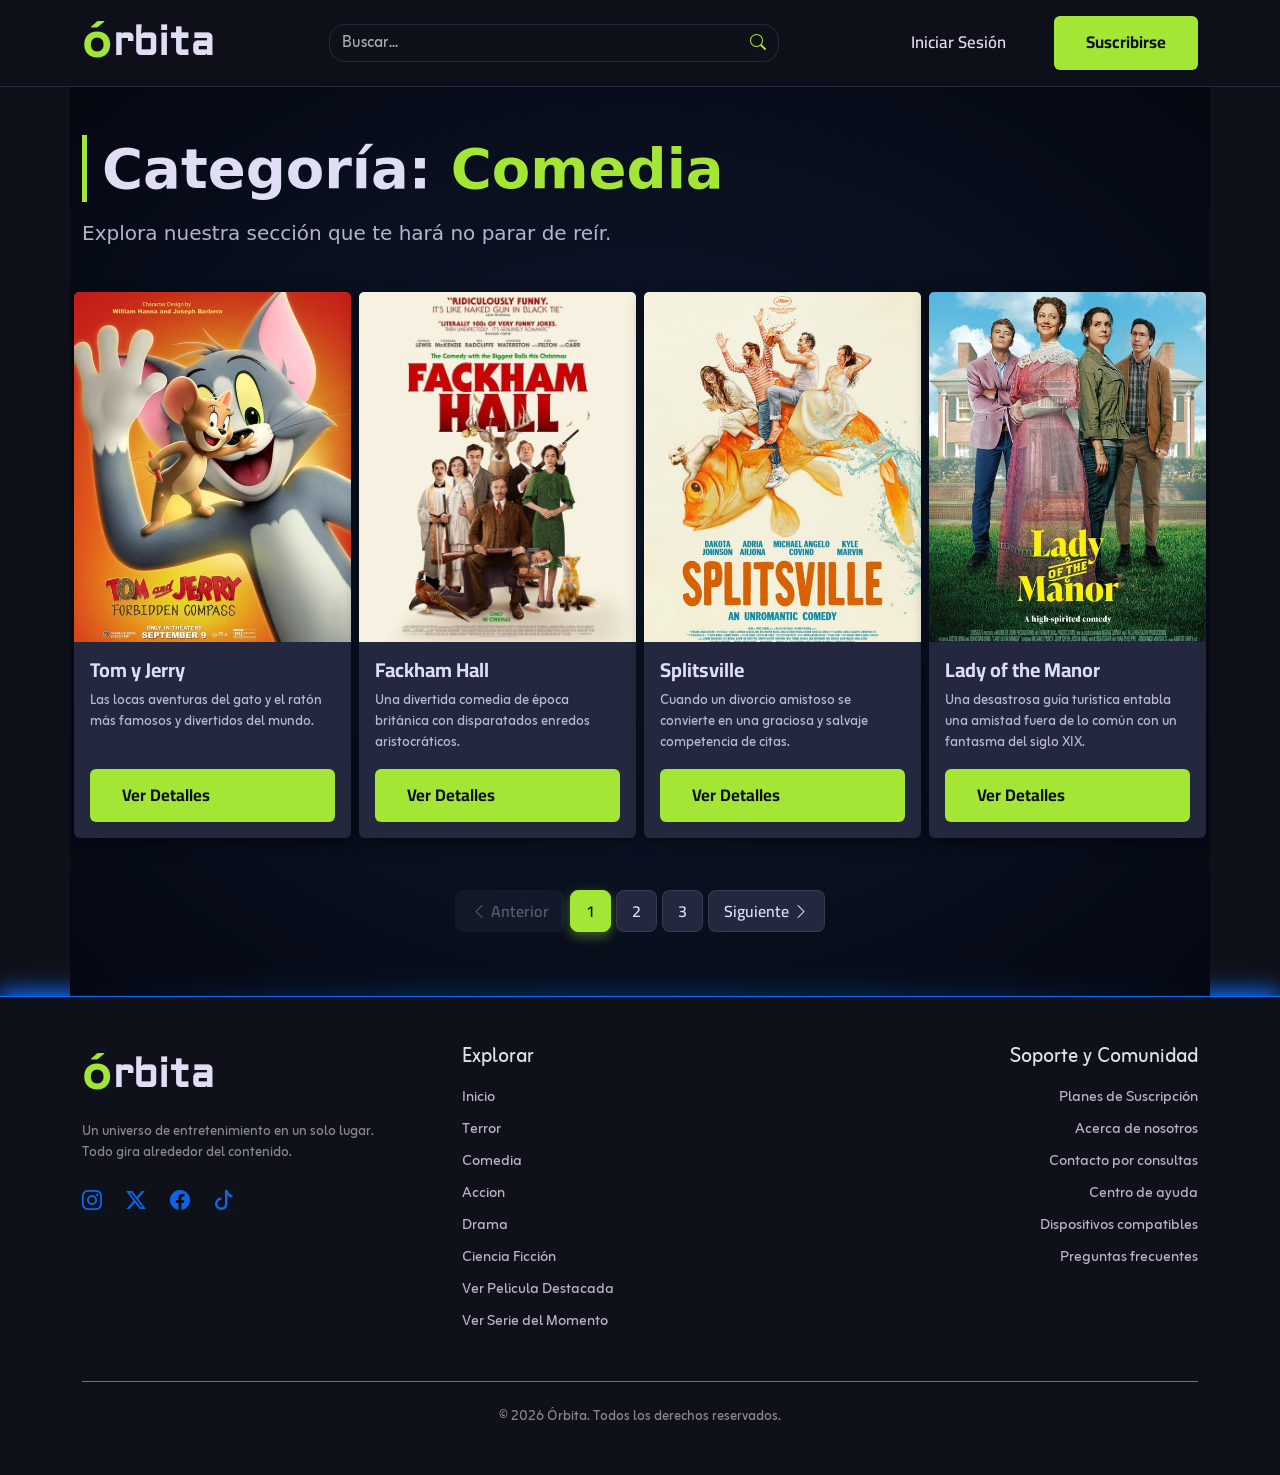
<file: pages/categoria-2.html>
<!doctype html>
<html lang="es" data-bs-theme="dark">

<head>
  <meta charset="UTF-8" />
  <meta name="viewport" content="width=device-width, initial-scale=1.0" />
  <meta name="description"
    content="Plataforma de streaming interactiva con el mejor catálogo de películas y series. Proyecto integrador RollingCode." />
  <meta name="author" content="Grupo 3 - Comision Web 25" />
  <link href="https://cdn.jsdelivr.net/npm/bootstrap@5.3.8/dist/css/bootstrap.min.css" rel="stylesheet"
    integrity="sha384-sRIl4kxILFvY47J16cr9ZwB07vP4J8+LH7qKQnuqkuIAvNWLzeN8tE5YBujZqJLB" crossorigin="anonymous" />
    <link rel="icon" type="image/png" href="../img/favicon.png">
  <link rel="stylesheet" href="../css/style.css" />
  <title>Órbita - Categoría Comedia</title>
</head>

<body >
  <input type="radio" class="d-none" id="page-1" name="paginacion" checked />
  <input type="radio" class="d-none" id="page-2" name="paginacion" />
  <input type="radio" class="d-none" id="page-3" name="paginacion" />
  <header>
    <nav class="navbar navbar-expand-lg sticky-top navbar-estilo">
      <div class="container">
        <a class="navbar-brand marca-logo" href="../index.html">
          <span class="letra-o">ó</span><span class="resto-texto">rbita</span>
        </a>

        <button class="navbar-toggler border-0" type="button" data-bs-toggle="collapse" data-bs-target="#contenidoNav">
          <span class="navbar-toggler-icon"></span>
        </button>

        <div class="collapse navbar-collapse" id="contenidoNav">
          <div class="d-flex justify-content-center flex-fill my-3 my-lg-0">
            <form class="formulario-busqueda" role="search">
              <div class="input-group">
                <input class="form-control entrada-busqueda" type="search" placeholder="Buscar..."
                  aria-label="Search" />
                <span class="input-group-text icono-busqueda">
                  <i class="bi bi-search"></i>
                </span>
              </div>
            </form>
          </div>

          <div
            class="d-flex flex-column flex-md-row justify-content-md-center justify-content-lg-end align-items-stretch align-items-lg-center gap-3 gap-md-5 gap-lg-3 pb-3 pb-lg-0">
            <button type="button" class="btn btn-link boton-ingresar text-decoration-none" data-bs-toggle="modal"
              data-bs-target="#modalLogin">
              Iniciar Sesión
            </button>
            <a href="./suscripcion.html" class="btn fw-bold boton-suscribirse">
              Suscribirse
            </a>
          </div>
        </div>
      </div>
    </nav>
  </header>

  <main class="container py-5 detalle-serie-bg fade-in-page">
    <div class="row mb-4">
      <div class="col-12">

        <h1 class="display-4 fw-bold mb-3"
          style="color: var(--text); border-left: 5px solid var(--accent); padding-left: 15px;">
          Categoría: <span style="color: var(--accent);">Comedia</span>
        </h1>
        <p class="lead" style="color: var(--text); opacity: 0.8;">
          Explora nuestra sección que te hará no parar de reír.
        </p>
      </div>
    </div>


    <div class="row row-cols-1 row-cols-sm-2 row-cols-md-3 row-cols-lg-4 g-4" id="galeria-comedia">

      <div class="col p-1">
        <div class="card h-100 border-0"
          style="background-color: var(--secondary); color: var(--text); box-shadow: 0 4px 15px rgba(0,0,0,0.5);">
          <img src="../img/portadas/comedia-tom-y-jerry.jpg" class="card-img-top"
            alt="Tom y Jerry"
            style="height: 350px; object-fit: cover;">
          <div class="card-body d-flex flex-column">
            <h5 class="card-title fw-bold" style="font-family: var(--font-titulos);">Tom y Jerry</h5>
            <p class="card-text small mb-3" style="opacity: 0.8; font-family: var(--font-textos);">Las locas aventuras del gato y el ratón más famosos y divertidos del mundo.</p>
            <div class="mt-auto">
              <a href="./detalle-pelicula.html" class="btn fw-bold boton-suscribirse w-100">Ver Detalles</a>
            </div>
          </div>
        </div>
      </div>


      <div class="col p-1">
        <div class="card h-100 border-0"
          style="background-color: var(--secondary); color: var(--text); box-shadow: 0 4px 15px rgba(0,0,0,0.5);">
          <img src="../img/portadas/comedia-fackham-hall.jpg" class="card-img-top" alt="Fackham Hall"
            style="height: 350px; object-fit: cover;">
          <div class="card-body d-flex flex-column">
            <h5 class="card-title fw-bold" style="font-family: var(--font-titulos);">Fackham Hall</h5>
            <p class="card-text small mb-3" style="opacity: 0.8; font-family: var(--font-textos);">Una divertida comedia de época británica con disparatados enredos aristocráticos.</p>
            <div class="mt-auto">
              <a href="./detalle-pelicula.html" class="btn fw-bold boton-suscribirse w-100">Ver Detalles</a>
            </div>
          </div>
        </div>
      </div>


      <div class="col p-1">
        <div class="card h-100 border-0"
          style="background-color: var(--secondary); color: var(--text); box-shadow: 0 4px 15px rgba(0,0,0,0.5);">
          <img src="../img/portadas/comedia-splitsville.jpg" class="card-img-top" alt="Splitsville"
            style="height: 350px; object-fit: cover;">
          <div class="card-body d-flex flex-column">
            <h5 class="card-title fw-bold" style="font-family: var(--font-titulos);">Splitsville</h5>
            <p class="card-text small mb-3" style="opacity: 0.8; font-family: var(--font-textos);">Cuando un divorcio amistoso se convierte en una graciosa y salvaje competencia de citas.</p>
            <div class="mt-auto">
              <a href="./detalle-pelicula.html" class="btn fw-bold boton-suscribirse w-100">Ver Detalles</a>
            </div>
          </div>
        </div>
      </div>


      <div class="col p-1">
        <div class="card h-100 border-0"
          style="background-color: var(--secondary); color: var(--text); box-shadow: 0 4px 15px rgba(0,0,0,0.5);">
          <img src="../img/portadas/comedia-lady-of-the-manor.jpg" class="card-img-top" alt="Lady of the Manor"
            style="height: 350px; object-fit: cover;">
          <div class="card-body d-flex flex-column">
            <h5 class="card-title fw-bold" style="font-family: var(--font-titulos);">Lady of the Manor</h5>
            <p class="card-text small mb-3" style="opacity: 0.8; font-family: var(--font-textos);">Una desastrosa guía turística entabla una amistad fuera de lo común con un fantasma del siglo XIX.</p>
            <div class="mt-auto">
              <a href="./detalle-pelicula.html" class="btn fw-bold boton-suscribirse w-100">Ver Detalles</a>
            </div>
          </div>
        </div>
      </div>


      <div class="col p-2">
        <div class="card h-100 border-0"
          style="background-color: var(--secondary); color: var(--text); box-shadow: 0 4px 15px rgba(0,0,0,0.5);">
          <img src="../img/portadas/comedia-love-in-kilnerry.jpg" class="card-img-top" alt="Love in Kilnerry"
            style="height: 350px; object-fit: cover;">
          <div class="card-body d-flex flex-column">
            <h5 class="card-title fw-bold" style="font-family: var(--font-titulos);">Love in Kilnerry</h5>
            <p class="card-text small mb-3" style="opacity: 0.8; font-family: var(--font-textos);">Un pacífico pueblo irlandés se sale de control tras los efectos de un curioso experimento.</p>
            <div class="mt-auto">
              <a href="./detalle-pelicula.html" class="btn fw-bold boton-suscribirse w-100">Ver Detalles</a>
            </div>
          </div>
        </div>
      </div>


      <div class="col p-2">
        <div class="card h-100 border-0"
          style="background-color: var(--secondary); color: var(--text); box-shadow: 0 4px 15px rgba(0,0,0,0.5);">
          <img src="../img/portadas/comedia-queen-bees.jpg" class="card-img-top" alt="Queen Bees"
            style="height: 350px; object-fit: cover;">
          <div class="card-body d-flex flex-column">
            <h5 class="card-title fw-bold" style="font-family: var(--font-titulos);">Queen Bees</h5>
            <p class="card-text small mb-3" style="opacity: 0.8; font-family: var(--font-textos);">Un divertido grupo de mujeres demuestra que nunca es tarde para reír y hacer travesuras.</p>
            <div class="mt-auto">
              <a href="./detalle-pelicula.html" class="btn fw-bold boton-suscribirse w-100">Ver Detalles</a>
            </div>
          </div>
        </div>
      </div>


      <div class="col p-2">
        <div class="card h-100 border-0"
          style="background-color: var(--secondary); color: var(--text); box-shadow: 0 4px 15px rgba(0,0,0,0.5);">
          <img src="../img/portadas/comedia-dog-days.jpg" class="card-img-top" alt="Dog Days"
            style="height: 350px; object-fit: cover;">
          <div class="card-body d-flex flex-column">
            <h5 class="card-title fw-bold" style="font-family: var(--font-titulos);">Dog Days</h5>
            <p class="card-text small mb-3" style="opacity: 0.8; font-family: var(--font-textos);">Las disparatadas y tiernas historias de varios dueños y sus ocurrentes mascotas en la gran ciudad.</p>
            <div class="mt-auto">
              <a href="./detalle-pelicula.html" class="btn fw-bold boton-suscribirse w-100">Ver Detalles</a>
            </div>
          </div>
        </div>
      </div>


      <div class="col p-2">
        <div class="card h-100 border-0"
          style="background-color: var(--secondary); color: var(--text); box-shadow: 0 4px 15px rgba(0,0,0,0.5);">
          <img src="../img/portadas/comedia-ashby.jpg" class="card-img-top" alt="Ashby"
            style="height: 350px; object-fit: cover;">
          <div class="card-body d-flex flex-column">
            <h5 class="card-title fw-bold" style="font-family: var(--font-titulos);">Ashby</h5>
            <p class="card-text small mb-3" style="opacity: 0.8; font-family: var(--font-textos);">Un estudiante de secundaria entabla una inusual y divertida amistad con su misterioso vecino.</p>
            <div class="mt-auto">
              <a href="./detalle-pelicula.html" class="btn fw-bold boton-suscribirse w-100">Ver Detalles</a>
            </div>
          </div>
        </div>
      </div>


      <div class="col p-3">
        <div class="card h-100 border-0"
          style="background-color: var(--secondary); color: var(--text); box-shadow: 0 4px 15px rgba(0,0,0,0.5);">
          <img src="../img/portadas/comedia-dean.jpg" class="card-img-top" alt="Dean"
            style="height: 350px; object-fit: cover;">
          <div class="card-body d-flex flex-column">
            <h5 class="card-title fw-bold" style="font-family: var(--font-titulos);">Dean</h5>
            <p class="card-text small mb-3" style="opacity: 0.8; font-family: var(--font-textos);">Un ingenioso ilustrador de Nueva York intenta superar sus miedos a través del arte y la ironía.</p>
            <div class="mt-auto">
              <a href="./detalle-pelicula.html" class="btn fw-bold boton-suscribirse w-100">Ver Detalles</a>
            </div>
          </div>
        </div>
      </div>


      <div class="col p-3">
        <div class="card h-100 border-0"
          style="background-color: var(--secondary); color: var(--text); box-shadow: 0 4px 15px rgba(0,0,0,0.5);">
          <img src="../img/portadas/comedia-digger.jpg" class="card-img-top" alt="Digger"
            style="height: 350px; object-fit: cover;">
          <div class="card-body d-flex flex-column">
            <h5 class="card-title fw-bold" style="font-family: var(--font-titulos);">Digger</h5>
            <p class="card-text small mb-3" style="opacity: 0.8; font-family: var(--font-textos);">Una comedia rural sobre la accidentada y graciosa reconciliación de un padre con su hijo.</p>
            <div class="mt-auto">
              <a href="./detalle-pelicula.html" class="btn fw-bold boton-suscribirse w-100">Ver Detalles</a>
            </div>
          </div>
        </div>
      </div>


      <div class="col p-3">
        <div class="card h-100 border-0"
          style="background-color: var(--secondary); color: var(--text); box-shadow: 0 4px 15px rgba(0,0,0,0.5);">
          <img src="../img/portadas/comedia-little-brother.jpg" class="card-img-top" alt="Little Brother"
            style="height: 350px; object-fit: cover;">
          <div class="card-body d-flex flex-column">
            <h5 class="card-title fw-bold" style="font-family: var(--font-titulos);">Little Brother</h5>
            <p class="card-text small mb-3" style="opacity: 0.8; font-family: var(--font-textos);">Un disparatado viaje por carretera entre dos hermanos que no se soportan y no paran de meterse en líos.</p>
            <div class="mt-auto">
              <a href="./detalle-pelicula.html" class="btn fw-bold boton-suscribirse w-100">Ver Detalles</a>
            </div>
          </div>
        </div>
      </div>


      <div class="col p-3">
        <div class="card h-100 border-0"
          style="background-color: var(--secondary); color: var(--text); box-shadow: 0 4px 15px rgba(0,0,0,0.5);">
          <img src="../img/portadas/comedia-borderline.jpg" class="card-img-top" alt="Borderline"
            style="height: 350px; object-fit: cover;">
          <div class="card-body d-flex flex-column">
            <h5 class="card-title fw-bold" style="font-family: var(--font-titulos);">Borderline</h5>
            <p class="card-text small mb-3" style="opacity: 0.8; font-family: var(--font-textos);">Una hilarante comedia llena de malentendidos, enredos de aduanas y situaciones sumamente absurdas.</p>
            <div class="mt-auto">
              <a href="./detalle-pelicula.html" class="btn fw-bold boton-suscribirse w-100">Ver Detalles</a>
            </div>
          </div>
        </div>
      </div>
    </div>

    <!-- Paginación de Bootstrap controlada mediante CSS Puro con radio buttons -->
    <nav class="d-flex justify-content-center mt-5" aria-label="Paginación de películas">
      <ul class="pagination">
        <!-- Botones Anterior adaptables -->
        <li class="page-item btn-prev-1 disabled">
          <span class="page-link"><i class="bi bi-chevron-left me-1"></i> Anterior</span>
        </li>
        <li class="page-item btn-prev-2">
          <label for="page-1" class="page-link"><i class="bi bi-chevron-left me-1"></i> Anterior</label>
        </li>
        <li class="page-item btn-prev-3">
          <label for="page-2" class="page-link"><i class="bi bi-chevron-left me-1"></i> Anterior</label>
        </li>

        <!-- Botones numéricos -->
        <li class="page-item">
          <label for="page-1" class="page-link label-page-1">1</label>
        </li>
        <li class="page-item">
          <label for="page-2" class="page-link label-page-2">2</label>
        </li>
        <li class="page-item">
          <label for="page-3" class="page-link label-page-3">3</label>
        </li>

        <!-- Botones Siguiente adaptables -->
        <li class="page-item btn-next-1">
          <label for="page-2" class="page-link">Siguiente <i class="bi bi-chevron-right ms-1"></i></label>
        </li>
        <li class="page-item btn-next-2">
          <label for="page-3" class="page-link">Siguiente <i class="bi bi-chevron-right ms-1"></i></label>
        </li>
        <li class="page-item btn-next-3 disabled">
          <span class="page-link">Siguiente <i class="bi bi-chevron-right ms-1"></i></span>
        </li>
      </ul>
    </nav>
  </main>

      <footer class="footer py-5">
      <div class="container">
        <div class="row gy-4 justify-content-between">
          <div
            class="col-12 col-lg-4 text-start text-md-center text-lg-start mb-2 mb-lg-0"
          >
            <div
              class="mb-3 d-flex justify-content-center justify-content-lg-start align-items-center gap-2"
            >
              <a class="marca-logo text-decoration-none" href="#">
                <span class="letra-o">ó</span
                ><span class="resto-texto">rbita</span>
              </a>
            </div>
            <p
              class="text-white-50 small mb-4 mx-auto mx-lg-0 text-center text-lg-start"
            >
              Un universo de entretenimiento en un solo lugar. <br />Todo gira
              alrededor del contenido.
            </p>
            <div
              class="d-flex justify-content-center justify-content-lg-start gap-4"
            >
              <a
                href="./error404.html"
                class="enlace-red"
                aria-label="Instagram"
              >
                <i class="bi bi-instagram"></i>
              </a>
              <a href="./error404.html" class="enlace-red" aria-label="Twitter">
                <i class="bi bi-twitter-x"></i>
              </a>
              <a
                href="./error404.html"
                class="enlace-red"
                aria-label="Facebook"
              >
                <i class="bi bi-facebook"></i>
              </a>
              <a href="./error404.html" class="enlace-red" aria-label="TikTok">
                <i class="bi bi-tiktok"></i>
              </a>
            </div>
          </div>

          <div
            class="col-12 col-md-6 col-lg-4 text-start text-md-start text-lg-start"
          >
            <h5 class="titulo-columna-footer mb-3">Explorar</h5>
            <ul class="list-unstyled d-flex flex-column gap-2 m-0">
              <li><a href="./index.html" class="link-footer">Inicio</a></li>
              <li>
                <a href="./categoria-1.html" class="link-footer">Terror</a>
              </li>
              <li>
                <a href="./categoria-2.html" class="link-footer">Comedia</a>
              </li>
              <li>
                <a href="./error404.html" class="link-footer">Accion</a>
              </li>
              <li>
                <a href="./error404.html" class="link-footer">Drama</a>
              </li>
              <li>
                <a href="./error404.html" class="link-footer"
                  >Ciencia Ficción</a
                >
              </li>
              <li>
                <a href="./detalle-pelicula.html" class="link-footer"
                  >Ver Película Destacada</a
                >
              </li>
              <li>
                <a href="./detalle-serie.html" class="link-footer"
                  >Ver Serie del Momento</a
                >
              </li>
            </ul>
          </div>

          <div
            class="col-12 col-md-6 col-lg-4 text-start text-md-end text-lg-end"
          >
            <h5 class="titulo-columna-footer mb-3">Soporte y Comunidad</h5>
            <ul class="list-unstyled d-flex flex-column gap-2 m-0">
              <li>
                <a href="./suscripcion.html" class="link-footer"
                  >Planes de Suscripción</a
                >
              </li>
              <li>
                <a href="./acerca-de.html" class="link-footer"
                  >Acerca de nosotros</a
                >
              </li>
              <li>
                <a href="./contacto-equipo.html" class="link-footer"
                  >Contacto por consultas</a
                >
              </li>
              <li>
                <a href="./error404.html" class="link-footer"
                  >Centro de ayuda</a
                >
              </li>
              <li>
                <a href="./error404.html" class="link-footer"
                  >Dispositivos compatibles</a
                >
              </li>
              <li>
                <a href="./error404.html" class="link-footer"
                  >Preguntas frecuentes</a
                >
              </li>
            </ul>
          </div>
        </div>

        <div class="border-top border-secondary mt-5 pt-4 text-center">
          <p class="text-white-50 small m-0">
            &copy; 2026 Órbita. Todos los derechos reservados.
          </p>
        </div>
      </div>
    </footer>
    <!-- Modal de iniciar sesion -->
    <div class="modal fade" id="modalLogin" tabindex="-1">
      <div class="modal-dialog modal-dialog-centered">
        <div
          class="modal-content contenedor-modal border border-secondary rounded-4 p-3"
        >
          <div class="modal-header border-0 pb-0">
            <div class="d-flex flex-row">
              <h5 class="modal-title marca-logo">
                Ingresar a <span class="letra-o ms-2">ó</span
                ><span class="resto-texto">rbita</span>
              </h5>
            </div>
            <button
              type="button"
              class="btn-close btn-close-white"
              data-bs-dismiss="modal"
            ></button>
          </div>

          <div class="modal-body pt-3">
            <form action="./error404.html">
              <div class="mb-3">
                <label for="emailLogin" class="form-label mb-1"
                  >Correo electrónico</label
                >
                <input
                  type="email"
                  class="form-control entrada-busqueda"
                  id="emailLogin"
                  placeholder="nombre@ejemplo.com"
                  required
                />
              </div>

              <div class="mb-3">
                <label for="passwordLogin" class="form-label mb-1"
                  >Contraseña</label
                >
                <input
                  type="password"
                  class="form-control entrada-busqueda"
                  id="passwordLogin"
                  placeholder="••••••••"
                  required
                />
              </div>

              <div class="text-end mb-4">
                <a
                  href="./error404.html"
                  class="link-recuperar text-decoration-none"
                >
                  ¿Olvidaste tu contraseña?
                </a>
              </div>

              <button
                type="submit"
                class="btn fw-bold boton-modal-enviar w-100 py-2"
              >
                Iniciar sesión
              </button>
            </form>

            <div class="d-flex align-items-center my-4">
              <hr class="flex-grow-1 border-secondary m-0" />
              <span class="px-3 texto-o-divisor">o</span>
              <hr class="flex-grow-1 border-secondary m-0" />
            </div>

            <a
              href="./error404.html"
              class="btn boton-modal-google w-100 py-2 text-decoration-none"
            >
              <i class="bi bi-google me-2"></i>Continuar con Google
            </a>
            <div
              class="d-flex justify-content-center align-content-center mb-2 mt-3 gap-2"
            >
              <p class="m-0">¿No tienes cuenta?</p>
              <a
                href="./error404.html"
                class="link-recuperar text-decoration-none m-0"
              >
                Registrarse
              </a>
            </div>
          </div>
        </div>
      </div>
    </div>
  <script src="https://cdn.jsdelivr.net/npm/bootstrap@5.3.8/dist/js/bootstrap.bundle.min.js"
    integrity="sha384-FKyoEForCGlyvwx9Hj09JcYn3nv7wiPVlz7YYwJrWVcXK/BmnVDxM+D2scQbITxI"
    crossorigin="anonymous"></script>
</body>

</html>
</file>
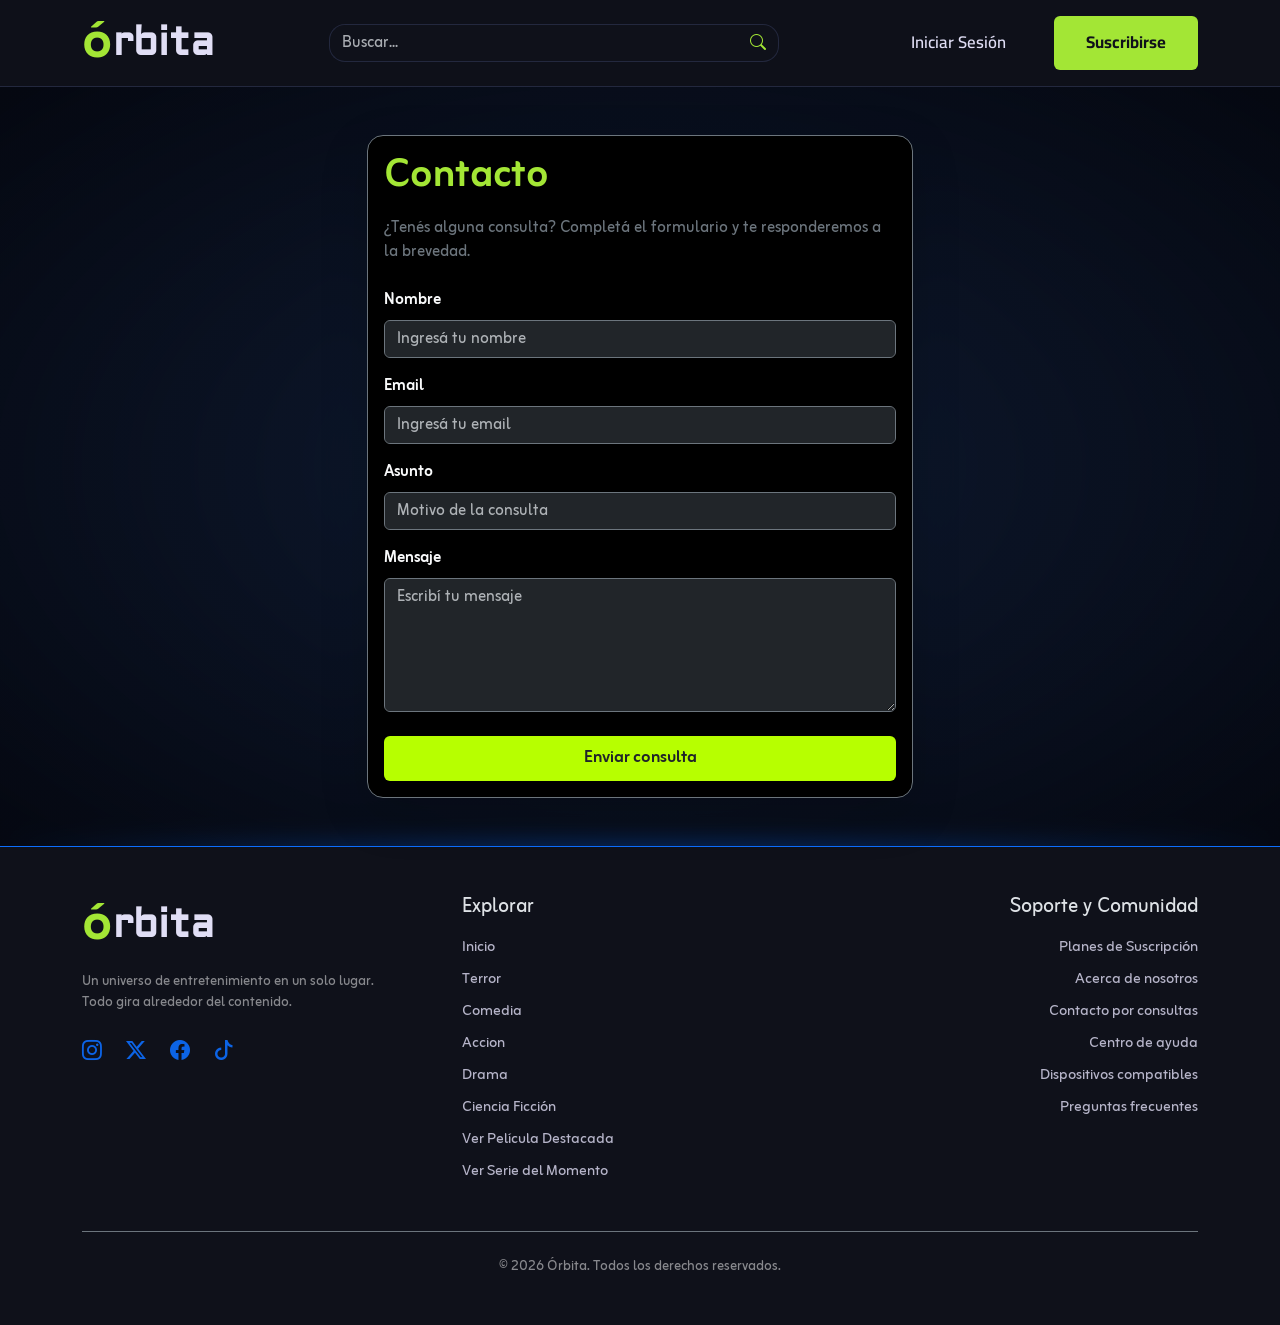
<file: pages/contacto-equipo.html>
<!doctype html>
<html lang="es" data-bs-theme="dark">

<head>
    <meta charset="UTF-8" />
    <meta name="viewport" content="width=device-width, initial-scale=1.0" />
    <meta name="description"
        content="Plataforma de streaming interactiva con el mejor catálogo de películas y series. Proyecto integrador RollingCode." />
    <meta name="author" content="Grupo 3 - Comision Web 25" />
    <link href="https://cdn.jsdelivr.net/npm/bootstrap@5.3.8/dist/css/bootstrap.min.css" rel="stylesheet"
        integrity="sha384-sRIl4kxILFvY47J16cr9ZwB07vP4J8+LH7qKQnuqkuIAvNWLzeN8tE5YBujZqJLB" crossorigin="anonymous" />
    <link rel="stylesheet" href="https://cdn.jsdelivr.net/npm/bootstrap-icons@1.13.1/font/bootstrap-icons.min.css" />
    <link rel="icon" type="image/png" href="../img/favicon.png">
    <link rel="stylesheet" href="../css/style.css" />
    <title>Órbita - Todo gira al rededor del contenido</title>
</head>

<body >
    <header>
        <nav class="navbar navbar-expand-lg sticky-top navbar-estilo">
            <div class="container">
                <a class="navbar-brand marca-logo" href="../index.html">
                    <span class="letra-o">ó</span><span class="resto-texto">rbita</span>
                </a>

                <button class="navbar-toggler border-0" type="button" data-bs-toggle="collapse"
                    data-bs-target="#contenidoNav">
                    <span class="navbar-toggler-icon"></span>
                </button>

                <div class="collapse navbar-collapse" id="contenidoNav">
                    <div class="d-flex justify-content-center flex-fill my-3 my-lg-0">
                        <form class="formulario-busqueda" role="search">
                            <div class="input-group">
                                <input class="form-control entrada-busqueda" type="search" placeholder="Buscar..."
                                    aria-label="Search" />
                                <span class="input-group-text icono-busqueda">
                                    <i class="bi bi-search"></i>
                                </span>
                            </div>
                        </form>
                    </div>

                    <div
                        class="d-flex flex-column flex-md-row justify-content-md-center justify-content-lg-end align-items-stretch align-items-lg-center gap-3 gap-md-5 gap-lg-3 pb-3 pb-lg-0">
                        <button type="button" class="btn btn-link boton-ingresar text-decoration-none"
                            data-bs-toggle="modal" data-bs-target="#modalLogin">
                            Iniciar Sesión
                        </button>
                        <a href="./pages/suscripcion.html" class="btn fw-bold boton-suscribirse">
                            Suscribirse
                        </a>
                    </div>
                </div>
            </div>
        </nav>
    </header>
    <main class="detalle-serie-bg fade-in-page">
        <section class="container mt-5 mb-5 " style="font-family: 'zain', sans-serif;">
            <div class="row justify-content-center">
                <div class="col-12 col-md-8 col-lg-6">

                    <div class="card bg-black text-light border border-secondary shadow-lg rounded-4">
                        <div class="card-body p-2 p-md-3">

                            <h1 class="fw-bold mb-3" style="color:#a3e635;">Contacto</h1>
                            <p class="text-secondary mb-4">
                                ¿Tenés alguna consulta? Completá el formulario y te responderemos a la brevedad.
                            </p>

                            <form>
                                <div class="mb-3">
                                    <label class="form-label fw-semibold">Nombre</label>
                                    <input type="text" class="form-control bg-dark text-light border-secondary .was-validated" required
                                        placeholder="Ingresá tu nombre">
                                </div>

                                <div class="mb-3">
                                    <label class="form-label fw-semibold">Email</label>
                                    <input type="email" class="form-control bg-dark text-light border-secondary .was-validated" required
                                        placeholder="Ingresá tu email">
                                </div>

                                <div class="mb-3">
                                    <label class="form-label fw-semibold">Asunto</label>
                                    <input type="text" class="form-control bg-dark text-light border-secondary"
                                        placeholder="Motivo de la consulta">
                                </div>

                                <div class="mb-4">
                                    <label class="form-label fw-semibold">Mensaje</label>
                                    <textarea class="form-control bg-dark text-light border-secondary" rows="5" required
                                        maxlength="500" placeholder="Escribí tu mensaje" was-validated></textarea>
                                </div>

                                <button type="submit" class="btn text-center w-100 fw-bold text-dark btn-orbita">
                                    Enviar consulta
                                </button>
                            </form>

                        </div>
                    </div>

                </div>
            </div>
        </section>
    </main>
    <footer class="footer py-5">
        <div class="container">
            <div class="row gy-4 justify-content-between">
                <div class="col-12 col-lg-4 text-start text-md-center text-lg-start mb-2 mb-lg-0">
                    <div class="mb-3 d-flex justify-content-center justify-content-lg-start align-items-center gap-2">
                        <a class="marca-logo text-decoration-none" href="#">
                            <span class="letra-o">ó</span><span class="resto-texto">rbita</span>
                        </a>
                    </div>
                    <p class="text-white-50 small mb-4 mx-auto mx-lg-0 text-center text-lg-start">
                        Un universo de entretenimiento en un solo lugar. <br />Todo gira
                        alrededor del contenido.
                    </p>
                    <div class="d-flex justify-content-center justify-content-lg-start gap-4">
                        <a href="./pages/error404.html" class="enlace-red" aria-label="Instagram">
                            <i class="bi bi-instagram"></i>
                        </a>
                        <a href="./pages/error404.html" class="enlace-red" aria-label="Twitter">
                            <i class="bi bi-twitter-x"></i>
                        </a>
                        <a href="./pages/error404.html" class="enlace-red" aria-label="Facebook">
                            <i class="bi bi-facebook"></i>
                        </a>
                        <a href="./pages/error404.html" class="enlace-red" aria-label="TikTok">
                            <i class="bi bi-tiktok"></i>
                        </a>
                    </div>
                </div>

                <div class="col-12 col-md-6 col-lg-4 text-start text-md-start text-lg-start">
                    <h5 class="titulo-columna-footer mb-3">Explorar</h5>
                    <ul class="list-unstyled d-flex flex-column gap-2 m-0">
                        <li><a href="./index.html" class="link-footer">Inicio</a></li>
                        <li>
                            <a href="./pages/categoria-1.html" class="link-footer">Terror</a>
                        </li>
                        <li>
                            <a href="./pages/categoria-2.html" class="link-footer">Comedia</a>
                        </li>
                        <li>
                            <a href="./pages/error404.html" class="link-footer">Accion</a>
                        </li>
                        <li>
                            <a href="./pages/error404.html" class="link-footer">Drama</a>
                        </li>
                        <li>
                            <a href="./pages/error404.html" class="link-footer">Ciencia Ficción</a>
                        </li>
                        <li>
                            <a href="./pages/detalle-pelicula.html" class="link-footer">Ver Película Destacada</a>
                        </li>
                        <li>
                            <a href="./pages/detalle-serie.html" class="link-footer">Ver Serie del Momento</a>
                        </li>
                    </ul>
                </div>

                <div class="col-12 col-md-6 col-lg-4 text-start text-md-end text-lg-end">
                    <h5 class="titulo-columna-footer mb-3">Soporte y Comunidad</h5>
                    <ul class="list-unstyled d-flex flex-column gap-2 m-0">
                        <li>
                            <a href="./suscripcion.html" class="link-footer">Planes de Suscripción</a>
                        </li>
                        <li>
                            <a href="./acerca-de.html" class="link-footer">Acerca de nosotros</a>
                        </li>
                        <li>
                            <a href="./contacto-equipo.html" class="link-footer">Contacto por consultas</a>
                        </li>
                        <li>
                            <a href="./error404.html" class="link-footer">Centro de ayuda</a>
                        </li>
                        <li>
                            <a href="./error404.html" class="link-footer">Dispositivos compatibles</a>
                        </li>
                        <li>
                            <a href="./error404.html" class="link-footer">Preguntas frecuentes</a>
                        </li>
                    </ul>
                </div>
            </div>

            <div class="border-top border-secondary mt-5 pt-4 text-center">
                <p class="text-white-50 small m-0">
                    &copy; 2026 Órbita. Todos los derechos reservados.
                </p>
            </div>
        </div>
    </footer>
    <script src="https://cdn.jsdelivr.net/npm/bootstrap@5.3.8/dist/js/bootstrap.bundle.min.js"
        integrity="sha384-FKyoEForCGlyvwx9Hj09JcYn3nv7wiPVlz7YYwJrWVcXK/BmnVDxM+D2scQbITxI"
        crossorigin="anonymous"></script>
</body>

</html>
</file>
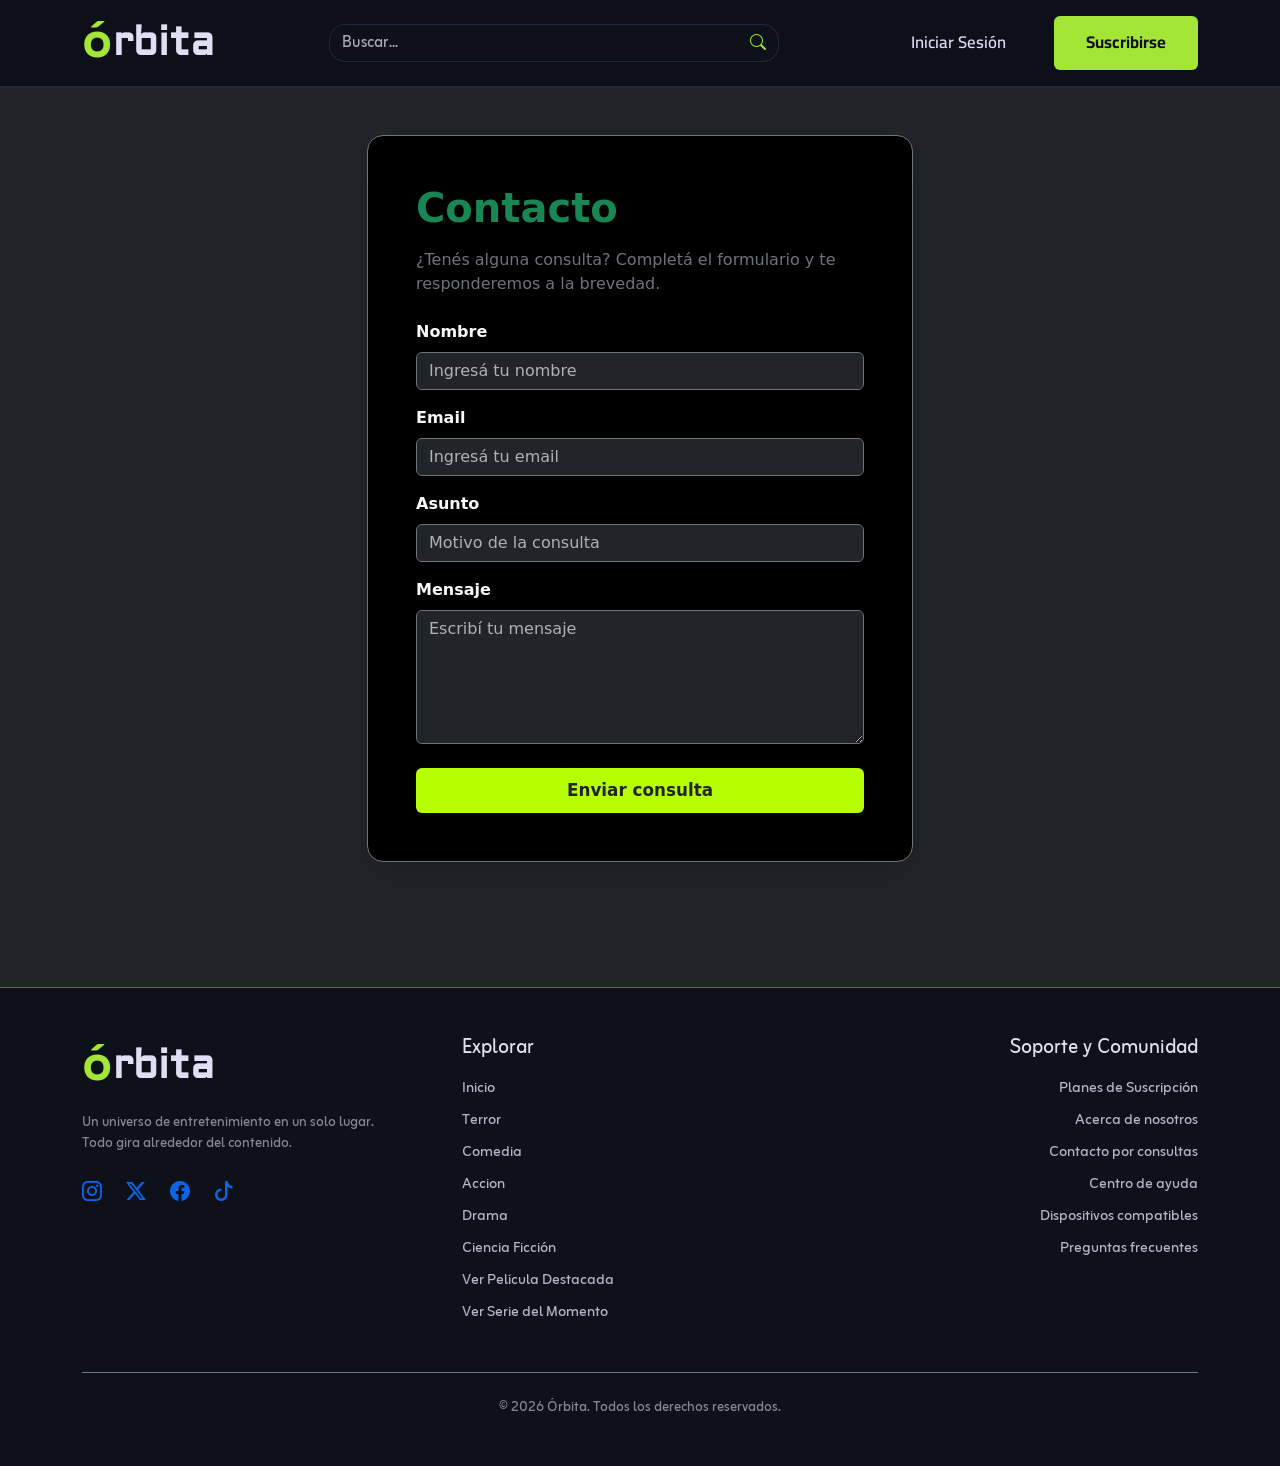
<file: pages/contacto.html>
<!doctype html>
<html lang="es" data-bs-theme="dark">
  <head>
    <meta charset="UTF-8" />
    <meta name="viewport" content="width=device-width, initial-scale=1.0" />
    <meta
      name="description"
      content="Plataforma de streaming interactiva con el mejor catálogo de películas y series. Proyecto integrador RollingCode."
    />
    <meta name="author" content="Grupo 3 - Comision Web 25" />
    <link
      href="https://cdn.jsdelivr.net/npm/bootstrap@5.3.8/dist/css/bootstrap.min.css"
      rel="stylesheet"
      integrity="sha384-sRIl4kxILFvY47J16cr9ZwB07vP4J8+LH7qKQnuqkuIAvNWLzeN8tE5YBujZqJLB"
      crossorigin="anonymous"
    />
    <link rel="icon" type="image/png" href="../img/favicon.png">
    <link rel="stylesheet" href="../css/style.css" />
    <title>Órbita - Contáctanos</title>
  </head>
  <body >
    <header>
      <nav class="navbar navbar-expand-lg sticky-top navbar-estilo">
        <div class="container">
          <a class="navbar-brand marca-logo" href="../index.html">
            <span class="letra-o">ó</span><span class="resto-texto">rbita</span>
          </a>

          <button
            class="navbar-toggler border-0"
            type="button"
            data-bs-toggle="collapse"
            data-bs-target="#contenidoNav"
          >
            <span class="navbar-toggler-icon"></span>
          </button>

          <div class="collapse navbar-collapse" id="contenidoNav">
            <div class="d-flex justify-content-center flex-fill my-3 my-lg-0">
              <form class="formulario-busqueda" role="search">
                <div class="input-group">
                  <input
                    class="form-control entrada-busqueda"
                    type="search"
                    placeholder="Buscar..."
                    aria-label="Search"
                  />
                  <span class="input-group-text icono-busqueda">
                    <i class="bi bi-search"></i>
                  </span>
                </div>
              </form>
            </div>

            <div
              class="d-flex flex-column flex-md-row justify-content-md-center justify-content-lg-end align-items-stretch align-items-lg-center gap-3 gap-md-5 gap-lg-3 pb-3 pb-lg-0"
            >
              <button
                type="button"
                class="btn btn-link boton-ingresar text-decoration-none"
                data-bs-toggle="modal"
                data-bs-target="#modalLogin"
              >
                Iniciar Sesión
              </button>
              <a
                href="./suscripcion.html"
                class="btn fw-bold boton-suscribirse"
              >
                Suscribirse
              </a>
            </div>
          </div>
        </div>
      </nav>
    </header>
    <main class="bg-dark text-light py-5 min-vh-100 fade-in-page">
      <section class="container">
        <div class="row justify-content-center">
          <div class="col-12 col-md-8 col-lg-6">
            <div
              class="card bg-black text-light border border-secondary shadow-lg rounded-4"
            >
              <div class="card-body p-4 p-md-5">
                <h1 class="fw-bold mb-3 text-success">Contacto</h1>
                <p class="text-secondary mb-4">
                  ¿Tenés alguna consulta? Completá el formulario y te
                  responderemos a la brevedad.
                </p>

                <form>
                  <div class="mb-3">
                    <label class="form-label fw-semibold">Nombre</label>
                    <input
                      type="text"
                      class="form-control bg-dark text-light border-secondary"
                      placeholder="Ingresá tu nombre"
                    />
                  </div>

                  <div class="mb-3">
                    <label class="form-label fw-semibold">Email</label>
                    <input
                      type="email"
                      class="form-control bg-dark text-light border-secondary"
                      placeholder="Ingresá tu email"
                    />
                  </div>

                  <div class="mb-3">
                    <label class="form-label fw-semibold">Asunto</label>
                    <input
                      type="text"
                      class="form-control bg-dark text-light border-secondary"
                      placeholder="Motivo de la consulta"
                    />
                  </div>

                  <div class="mb-4">
                    <label class="form-label fw-semibold">Mensaje</label>
                    <textarea
                      class="form-control bg-dark text-light border-secondary"
                      rows="5"
                      placeholder="Escribí tu mensaje"
                    ></textarea>
                  </div>

                  <button
                    type="submit"
                    class="btn w-100 fw-bold text-dark btn-orbita"
                  >
                    Enviar consulta
                  </button>
                </form>
              </div>
            </div>
          </div>
        </div>
      </section>
    </main>
    <footer class="footer py-5">
      <div class="container">
        <div class="row gy-4 justify-content-between">
          <div
            class="col-12 col-lg-4 text-start text-md-center text-lg-start mb-2 mb-lg-0"
          >
            <div
              class="mb-3 d-flex justify-content-center justify-content-lg-start align-items-center gap-2"
            >
              <a class="marca-logo text-decoration-none" href="#">
                <span class="letra-o">ó</span
                ><span class="resto-texto">rbita</span>
              </a>
            </div>
            <p
              class="text-white-50 small mb-4 mx-auto mx-lg-0 text-center text-lg-start"
            >
              Un universo de entretenimiento en un solo lugar. <br />Todo gira
              alrededor del contenido.
            </p>
            <div
              class="d-flex justify-content-center justify-content-lg-start gap-4"
            >
              <a
                href="./error404.html"
                class="enlace-red"
                aria-label="Instagram"
              >
                <i class="bi bi-instagram"></i>
              </a>
              <a href="./error404.html" class="enlace-red" aria-label="Twitter">
                <i class="bi bi-twitter-x"></i>
              </a>
              <a
                href="./error404.html"
                class="enlace-red"
                aria-label="Facebook"
              >
                <i class="bi bi-facebook"></i>
              </a>
              <a href="./error404.html" class="enlace-red" aria-label="TikTok">
                <i class="bi bi-tiktok"></i>
              </a>
            </div>
          </div>

          <div
            class="col-12 col-md-6 col-lg-4 text-start text-md-start text-lg-start"
          >
            <h5 class="titulo-columna-footer mb-3">Explorar</h5>
            <ul class="list-unstyled d-flex flex-column gap-2 m-0">
              <li><a href="./index.html" class="link-footer">Inicio</a></li>
              <li>
                <a href="./categoria-1.html" class="link-footer">Terror</a>
              </li>
              <li>
                <a href="./categoria-2.html" class="link-footer">Comedia</a>
              </li>
              <li>
                <a href="./error404.html" class="link-footer">Accion</a>
              </li>
              <li>
                <a href="./error404.html" class="link-footer">Drama</a>
              </li>
              <li>
                <a href="./error404.html" class="link-footer"
                  >Ciencia Ficción</a
                >
              </li>
              <li>
                <a href="./detalle-pelicula.html" class="link-footer"
                  >Ver Película Destacada</a
                >
              </li>
              <li>
                <a href="./detalle-serie.html" class="link-footer"
                  >Ver Serie del Momento</a
                >
              </li>
            </ul>
          </div>

          <div
            class="col-12 col-md-6 col-lg-4 text-start text-md-end text-lg-end"
          >
            <h5 class="titulo-columna-footer mb-3">Soporte y Comunidad</h5>
            <ul class="list-unstyled d-flex flex-column gap-2 m-0">
              <li>
                <a href="./suscripcion.html" class="link-footer"
                  >Planes de Suscripción</a
                >
              </li>
              <li>
                <a href="./acerca-de.html" class="link-footer"
                  >Acerca de nosotros</a
                >
              </li>
              <li>
                <a href="./contacto-equipo.html" class="link-footer"
                  >Contacto por consultas</a
                >
              </li>
              <li>
                <a href="./error404.html" class="link-footer"
                  >Centro de ayuda</a
                >
              </li>
              <li>
                <a href="./error404.html" class="link-footer"
                  >Dispositivos compatibles</a
                >
              </li>
              <li>
                <a href="./error404.html" class="link-footer"
                  >Preguntas frecuentes</a
                >
              </li>
            </ul>
          </div>
        </div>

        <div class="border-top border-secondary mt-5 pt-4 text-center">
          <p class="text-white-50 small m-0">
            &copy; 2026 Órbita. Todos los derechos reservados.
          </p>
        </div>
      </div>
    </footer>
    <!-- Modal de iniciar sesion -->
    <div class="modal fade" id="modalLogin" tabindex="-1">
      <div class="modal-dialog modal-dialog-centered">
        <div
          class="modal-content contenedor-modal border border-secondary rounded-4 p-3"
        >
          <div class="modal-header border-0 pb-0">
            <div class="d-flex flex-row">
              <h5 class="modal-title marca-logo">
                Ingresar a <span class="letra-o ms-2">ó</span
                ><span class="resto-texto">rbita</span>
              </h5>
            </div>
            <button
              type="button"
              class="btn-close btn-close-white"
              data-bs-dismiss="modal"
            ></button>
          </div>

          <div class="modal-body pt-3">
            <form action="./error404.html">
              <div class="mb-3">
                <label for="emailLogin" class="form-label mb-1"
                  >Correo electrónico</label
                >
                <input
                  type="email"
                  class="form-control entrada-busqueda"
                  id="emailLogin"
                  placeholder="nombre@ejemplo.com"
                  required
                />
              </div>

              <div class="mb-3">
                <label for="passwordLogin" class="form-label mb-1"
                  >Contraseña</label
                >
                <input
                  type="password"
                  class="form-control entrada-busqueda"
                  id="passwordLogin"
                  placeholder="••••••••"
                  required
                />
              </div>

              <div class="text-end mb-4">
                <a
                  href="./error404.html"
                  class="link-recuperar text-decoration-none"
                >
                  ¿Olvidaste tu contraseña?
                </a>
              </div>

              <button
                type="submit"
                class="btn fw-bold boton-modal-enviar w-100 py-2"
              >
                Iniciar sesión
              </button>
            </form>

            <div class="d-flex align-items-center my-4">
              <hr class="flex-grow-1 border-secondary m-0" />
              <span class="px-3 texto-o-divisor">o</span>
              <hr class="flex-grow-1 border-secondary m-0" />
            </div>

            <a
              href="./error404.html"
              class="btn boton-modal-google w-100 py-2 text-decoration-none"
            >
              <i class="bi bi-google me-2"></i>Continuar con Google
            </a>
            <div
              class="d-flex justify-content-center align-content-center mb-2 mt-3 gap-2"
            >
              <p class="m-0">¿No tienes cuenta?</p>
              <a
                href="./error404.html"
                class="link-recuperar text-decoration-none m-0"
              >
                Registrarse
              </a>
            </div>
          </div>
        </div>
      </div>
    </div>
    <script
      src="https://cdn.jsdelivr.net/npm/bootstrap@5.3.8/dist/js/bootstrap.bundle.min.js"
      integrity="sha384-FKyoEForCGlyvwx9Hj09JcYn3nv7wiPVlz7YYwJrWVcXK/BmnVDxM+D2scQbITxI"
      crossorigin="anonymous"
    ></script>
  </body>
</html>
</file>
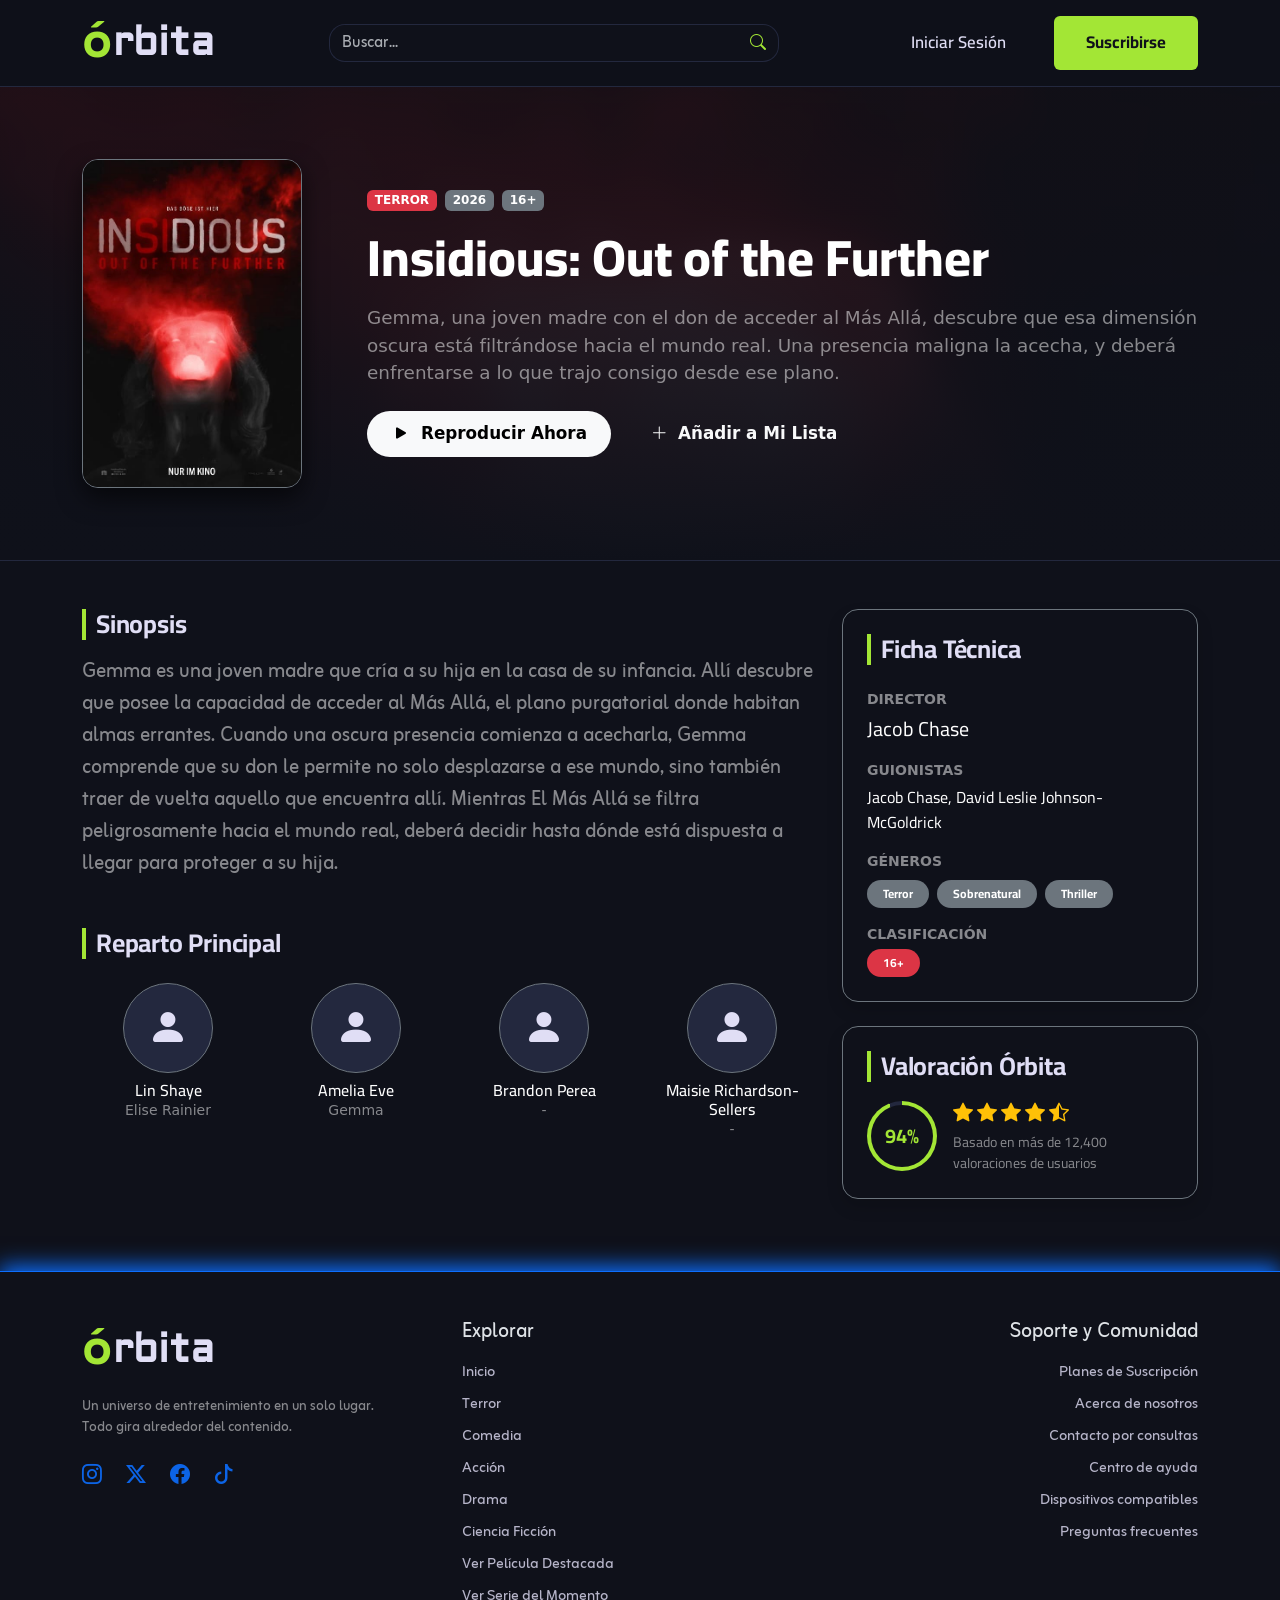
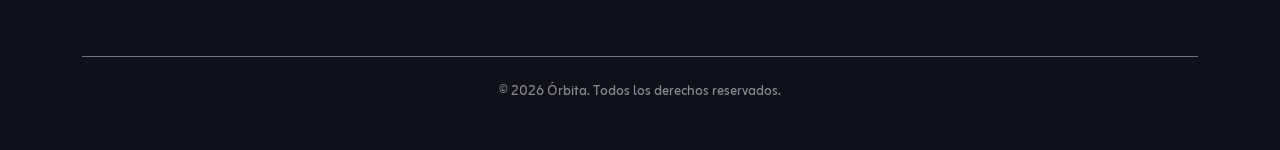
<file: pages/detalle-pelicula.html>
<!doctype html>
<html lang="es" data-bs-theme="dark">

<head>
  <meta charset="UTF-8" />
  <meta name="viewport" content="width=device-width, initial-scale=1.0" />
  <meta name="description"
    content="Plataforma de streaming interactiva con el mejor catálogo de películas y series. Proyecto integrador RollingCode." />
  <meta name="author" content="Grupo 3 - Comision Web 25" />
  <link href="https://cdn.jsdelivr.net/npm/bootstrap@5.3.8/dist/css/bootstrap.min.css" rel="stylesheet"
    integrity="sha384-sRIl4kxILFvY47J16cr9ZwB07vP4J8+LH7qKQnuqkuIAvNWLzeN8tE5YBujZqJLB" crossorigin="anonymous" />
    <link rel="icon" type="image/png" href="../img/favicon.png">
  <link rel="stylesheet" href="../css/style.css" />
  <title>Órbita - Insidious: Out of the Further</title>
</head>

<body class="fade-in-page">
  <header>
    <nav class="navbar navbar-expand-lg sticky-top navbar-estilo">
      <div class="container">
        <a class="navbar-brand marca-logo" href="../index.html">
          <span class="letra-o">ó</span><span class="resto-texto">rbita</span>
        </a>

        <button class="navbar-toggler border-0" type="button" data-bs-toggle="collapse" data-bs-target="#contenidoNav">
          <span class="navbar-toggler-icon"></span>
        </button>

        <div class="collapse navbar-collapse" id="contenidoNav">
          <div class="d-flex justify-content-center flex-fill my-3 my-lg-0">
            <form class="formulario-busqueda" role="search">
              <div class="input-group">
                <input class="form-control entrada-busqueda" type="search" placeholder="Buscar..."
                  aria-label="Search" />
                <span class="input-group-text icono-busqueda">
                  <i class="bi bi-search"></i>
                </span>
              </div>
            </form>
          </div>

          <div
            class="d-flex flex-column flex-md-row justify-content-md-center justify-content-lg-end align-items-stretch align-items-lg-center gap-3 gap-md-5 gap-lg-3 pb-3 pb-lg-0">
            <button type="button" class="btn btn-link boton-ingresar text-decoration-none" data-bs-toggle="modal"
              data-bs-target="#modalLogin">
              Iniciar Sesión
            </button>
            <a href="./suscripcion.html" class="btn fw-bold boton-suscribirse">
              Suscribirse
            </a>
          </div>
        </div>
      </div>
    </nav>
  </header>

  <main class="fade-in-page">
    <!-- Hero Cinemático -->
    <section class="hero-detalle position-relative overflow-hidden py-5 mb-5">
      <div class="hero-backdrop-img"></div>
      <div class="hero-overlay"></div>

      <div class="container position-relative z-3 my-md-4">
        <div class="row align-items-center gy-4">
          <!-- Columna Póster -->
          <div class="col-12 col-md-4 col-lg-3 text-center text-md-start">
            <img src="../img/portadas/terror-insidious.jpg" alt="Póster de Insidious"
              class="img-fluid rounded-4 shadow-lg poster-pelicula border border-secondary" />
          </div>

          <!-- Columna Información -->
          <div class="col-12 col-md-8 col-lg-9 text-center text-md-start text-white">
            <div class="d-flex flex-wrap justify-content-center justify-content-md-start gap-2 mb-3">
              <span class="badge bg-danger text-white fw-bold">TERROR</span>
              <span class="badge bg-secondary">2026</span>
              <span class="badge bg-secondary">16+</span>
            </div>

            <h1 class="titulo-pelicula mb-3 font-titulo">Insidious: Out of the Further</h1>

            <p class="descripcion-corta mb-4 text-white-50">
              Gemma, una joven madre con el don de acceder al Más Allá, descubre que esa dimensión oscura está
              filtrándose hacia el mundo real. Una presencia maligna la acecha, y deberá enfrentarse a lo que trajo
              consigo desde ese plano.
            </p>

            <div class="d-flex flex-wrap justify-content-center justify-content-md-start gap-3">
              <a href="./error404.html" class="btn btn-light fw-bold px-4 py-2 rounded-pill">
                <i class="bi bi-play-fill fs-5"></i> Reproducir Ahora
              </a>
              <a href="./error404.html" class="btn btn-outline-light fw-bold px-4 py-2 rounded-pill">
                <i class="bi bi-plus-lg"></i> Añadir a Mi Lista
              </a>
            </div>
          </div>
        </div>
      </div>
    </section>

    <!--Sinopsis y Reparto Principal -->
    <section class="container mb-5">
      <div class="row g-4">
        <!-- Columna Izquierda: Sinopsis y Reparto -->
        <div class="col-12 col-lg-8">
          <!-- Sinopsis -->
          <div class="mb-5">
            <h2 class="titulo-seccion-detalle mb-3">Sinopsis</h2>
            <p class="text-white-50 descripcion-larga">
              Gemma es una joven madre que cría a su hija en la casa de su infancia. Allí descubre que posee la
              capacidad de acceder al Más Allá, el plano purgatorial donde habitan almas errantes. Cuando una oscura
              presencia comienza a acecharla, Gemma comprende que su don le permite no solo desplazarse a ese mundo,
              sino también traer de vuelta aquello que encuentra allí. Mientras El Más Allá se filtra peligrosamente
              hacia el mundo real, deberá decidir hasta dónde está dispuesta a llegar para proteger a su hija.
            </p>
          </div>

          <!-- Reparto Principal -->
          <div>
            <h2 class="titulo-seccion-detalle mb-4">Reparto Principal</h2>
            <div class="row g-3">
              <!-- Actor 1 -->
              <div class="col-6 col-md-3 text-center">
                <div
                  class="icono-actor mb-2 rounded-circle border border-secondary d-flex align-items-center justify-content-center mx-auto">
                  <i class="bi bi-person-fill"></i>
                </div>
                <h6 class="text-white mb-0 font-titulo">Lin Shaye</h6>
                <p class="text-white-50 small">Elise Rainier</p>
              </div>
              <!-- Actor 2 -->
              <div class="col-6 col-md-3 text-center">
                <div
                  class="icono-actor mb-2 rounded-circle border border-secondary d-flex align-items-center justify-content-center mx-auto">
                  <i class="bi bi-person-fill"></i>
                </div>
                <h6 class="text-white mb-0 font-titulo">Amelia Eve</h6>
                <p class="text-white-50 small">Gemma</p>
              </div>
              <!-- Actor 3 -->
              <div class="col-6 col-md-3 text-center">
                <div
                  class="icono-actor mb-2 rounded-circle border border-secondary d-flex align-items-center justify-content-center mx-auto">
                  <i class="bi bi-person-fill"></i>
                </div>
                <h6 class="text-white mb-0 font-titulo">Brandon Perea</h6>
                <p class="text-white-50 small">-</p>
              </div>
              <!-- Actor 4 -->
              <div class="col-6 col-md-3 text-center">
                <div
                  class="icono-actor mb-2 rounded-circle border border-secondary d-flex align-items-center justify-content-center mx-auto">
                  <i class="bi bi-person-fill"></i>
                </div>
                <h6 class="text-white mb-0 font-titulo">Maisie Richardson-Sellers</h6>
                <p class="text-white-50 small">-</p>
              </div>
            </div>
          </div>
        </div>


        <div class="col-12 col-lg-4">
          <!-- Tarjeta: Ficha Técnica -->
          <div class="card border-secondary bg-transparent rounded-4 p-4 mb-4 shadow ficha-tecnica-card">
            <h3 class="titulo-seccion-detalle mb-4">Ficha Técnica</h3>
            <ul class="list-unstyled d-flex flex-column gap-3 mb-0">
              <li>
                <span class="d-block text-white-50 small mb-1 fw-bold">DIRECTOR</span>
                <span class="text-white font-titulo fs-5">Jacob Chase</span>
              </li>
              <li>
                <span class="d-block text-white-50 small mb-1 fw-bold">GUIONISTAS</span>
                <span class="text-white font-titulo fs-6 fs-md-5">Jacob Chase, David Leslie Johnson-McGoldrick</span>
              </li>
              <li>
                <span class="d-block text-white-50 small mb-2 fw-bold">GÉNEROS</span>
                <div class="d-flex flex-wrap gap-2 mt-1">
                  <span class="badge bg-secondary px-3 py-2 rounded-pill font-titulo">Terror</span>
                  <span class="badge bg-secondary px-3 py-2 rounded-pill font-titulo">Sobrenatural</span>
                  <span class="badge bg-secondary px-3 py-2 rounded-pill font-titulo">Thriller</span>
                </div>
              </li>
              <li>
                <span class="d-block text-white-50 small mb-1 fw-bold">CLASIFICACIÓN</span>
                <span class="badge bg-danger px-3 py-2 rounded-pill font-titulo">16+</span>
              </li>
            </ul>
          </div>

          <!-- Tarjeta: Valoración Órbita -->
          <div class="card border-secondary bg-transparent rounded-4 p-4 mb-4 shadow ficha-tecnica-card">
            <h3 class="titulo-seccion-detalle mb-3">Valoración Órbita</h3>
            <div class="d-flex align-items-center gap-3">
              <div class="puntaje-circulo">
                <span>94%</span>
              </div>
              <div>
                <div class="d-flex gap-1 text-warning mb-1 fs-5">
                  <i class="bi bi-star-fill"></i>
                  <i class="bi bi-star-fill"></i>
                  <i class="bi bi-star-fill"></i>
                  <i class="bi bi-star-fill"></i>
                  <i class="bi bi-star-half"></i>
                </div>
                <p class="text-white-50 small mb-0 font-titulo">Basado en más de 12,400 valoraciones de usuarios</p>
              </div>
            </div>
          </div>
        </div>
      </div>
    </section>
  </main>

  <footer class="footer py-5">
    <div class="container">
      <div class="row gy-4 justify-content-between">
        <div class="col-12 col-lg-4 text-start text-md-center text-lg-start mb-2 mb-lg-0">
          <div class="mb-3 d-flex justify-content-center justify-content-lg-start align-items-center gap-2">
            <a class="marca-logo text-decoration-none" href="../index.html">
              <span class="letra-o">ó</span><span class="resto-texto">rbita</span>
            </a>
          </div>
          <p class="text-white-50 small mb-4 mx-auto mx-lg-0 text-center text-lg-start">
            Un universo de entretenimiento en un solo lugar. <br>Todo gira
            alrededor del contenido.
          </p>
          <div class="d-flex justify-content-center justify-content-lg-start gap-4">
            <a href="./error404.html" class="enlace-red" aria-label="Instagram"><i class="bi bi-instagram"></i></a>
            <a href="./error404.html" class="enlace-red" aria-label="Twitter"><i class="bi bi-twitter-x"></i></a>
            <a href="./error404.html" class="enlace-red" aria-label="Facebook"><i class="bi bi-facebook"></i></a>
            <a href="./error404.html" class="enlace-red" aria-label="TikTok"><i class="bi bi-tiktok"></i></a>
          </div>
        </div>

        <div class="col-12 col-md-6 col-lg-4 text-start">
          <h5 class="titulo-columna-footer mb-3">Explorar</h5>
          <ul class="list-unstyled d-flex flex-column gap-2 m-0">
            <li><a href="../index.html" class="link-footer">Inicio</a></li>
            <li><a href="./categoria-1.html" class="link-footer">Terror</a></li>
            <li><a href="./categoria-2.html" class="link-footer">Comedia</a></li>
            <li><a href="./error404.html" class="link-footer">Acción</a></li>
            <li><a href="./error404.html" class="link-footer">Drama</a></li>
            <li><a href="./error404.html" class="link-footer">Ciencia Ficción</a></li>
            <li><a href="./detalle-pelicula.html" class="link-footer">Ver Película Destacada</a></li>
            <li><a href="./detalle-serie.html" class="link-footer">Ver Serie del Momento</a></li>
          </ul>
        </div>

        <div class="col-12 col-md-6 col-lg-4 text-start text-md-end">
          <h5 class="titulo-columna-footer mb-3">Soporte y Comunidad</h5>
          <ul class="list-unstyled d-flex flex-column gap-2 m-0">
            <li><a href="./suscripcion.html" class="link-footer">Planes de Suscripción</a></li>
            <li><a href="./acerca-de.html" class="link-footer">Acerca de nosotros</a></li>
            <li><a href="./contacto-equipo.html" class="link-footer">Contacto por consultas</a></li>
            <li><a href="./error404.html" class="link-footer">Centro de ayuda</a></li>
            <li><a href="./error404.html" class="link-footer">Dispositivos compatibles</a></li>
            <li><a href="./error404.html" class="link-footer">Preguntas frecuentes</a></li>
          </ul>
        </div>
      </div>

      <div class="border-top border-secondary mt-5 pt-4 text-center">
        <p class="text-white-50 small m-0">&copy; 2026 Órbita. Todos los derechos reservados.</p>
      </div>
    </div>
  </footer>

  <!-- Modal de iniciar sesion -->
  <div class="modal fade" id="modalLogin" tabindex="-1">
    <div class="modal-dialog modal-dialog-centered">
      <div class="modal-content contenedor-modal border border-secondary rounded-4 p-3">
        <div class="modal-header border-0 pb-0">
          <div class="d-flex flex-row">
            <h5 class="modal-title marca-logo">
              Ingresar a <span class="letra-o ms-2">ó</span><span class="resto-texto">rbita</span>
            </h5>
          </div>
          <button type="button" class="btn-close btn-close-white" data-bs-dismiss="modal"></button>
        </div>

        <div class="modal-body pt-3">
          <form action="./error404.html">
            <div class="mb-3">
              <label for="emailLogin" class="form-label mb-1">Correo electrónico</label>
              <input type="email" class="form-control entrada-busqueda" id="emailLogin" placeholder="nombre@ejemplo.com"
                required />
            </div>
            <div class="mb-3">
              <label for="passwordLogin" class="form-label mb-1">Contraseña</label>
              <input type="password" class="form-control entrada-busqueda" id="passwordLogin" placeholder="••••••••"
                required />
            </div>
            <div class="text-end mb-4">
              <a href="./error404.html" class="link-recuperar text-decoration-none">¿Olvidaste tu contraseña?</a>
            </div>
            <button type="submit" class="btn fw-bold boton-modal-enviar w-100 py-2">Iniciar sesión</button>
          </form>

          <div class="d-flex align-items-center my-4">
            <hr class="flex-grow-1 border-secondary m-0" />
            <span class="px-3 texto-o-divisor">o</span>
            <hr class="flex-grow-1 border-secondary m-0" />
          </div>

          <a href="./error404.html" class="btn boton-modal-google w-100 py-2 text-decoration-none">
            <i class="bi bi-google me-2"></i>Continuar con Google
          </a>
          <div class="d-flex justify-content-center align-content-center mb-2 mt-3 gap-2">
            <p class="m-0">¿No tienes cuenta?</p>
            <a href="./error404.html" class="link-recuperar text-decoration-none m-0">Registrarse</a>
          </div>
        </div>
      </div>
    </div>
  </div>

  <script src="https://cdn.jsdelivr.net/npm/bootstrap@5.3.8/dist/js/bootstrap.bundle.min.js"
    integrity="sha384-FKyoEForCGlyvwx9Hj09JcYn3nv7wiPVlz7YYwJrWVcXK/BmnVDxM+D2scQbITxI"
    crossorigin="anonymous"></script>
</body>

</html>
</file>
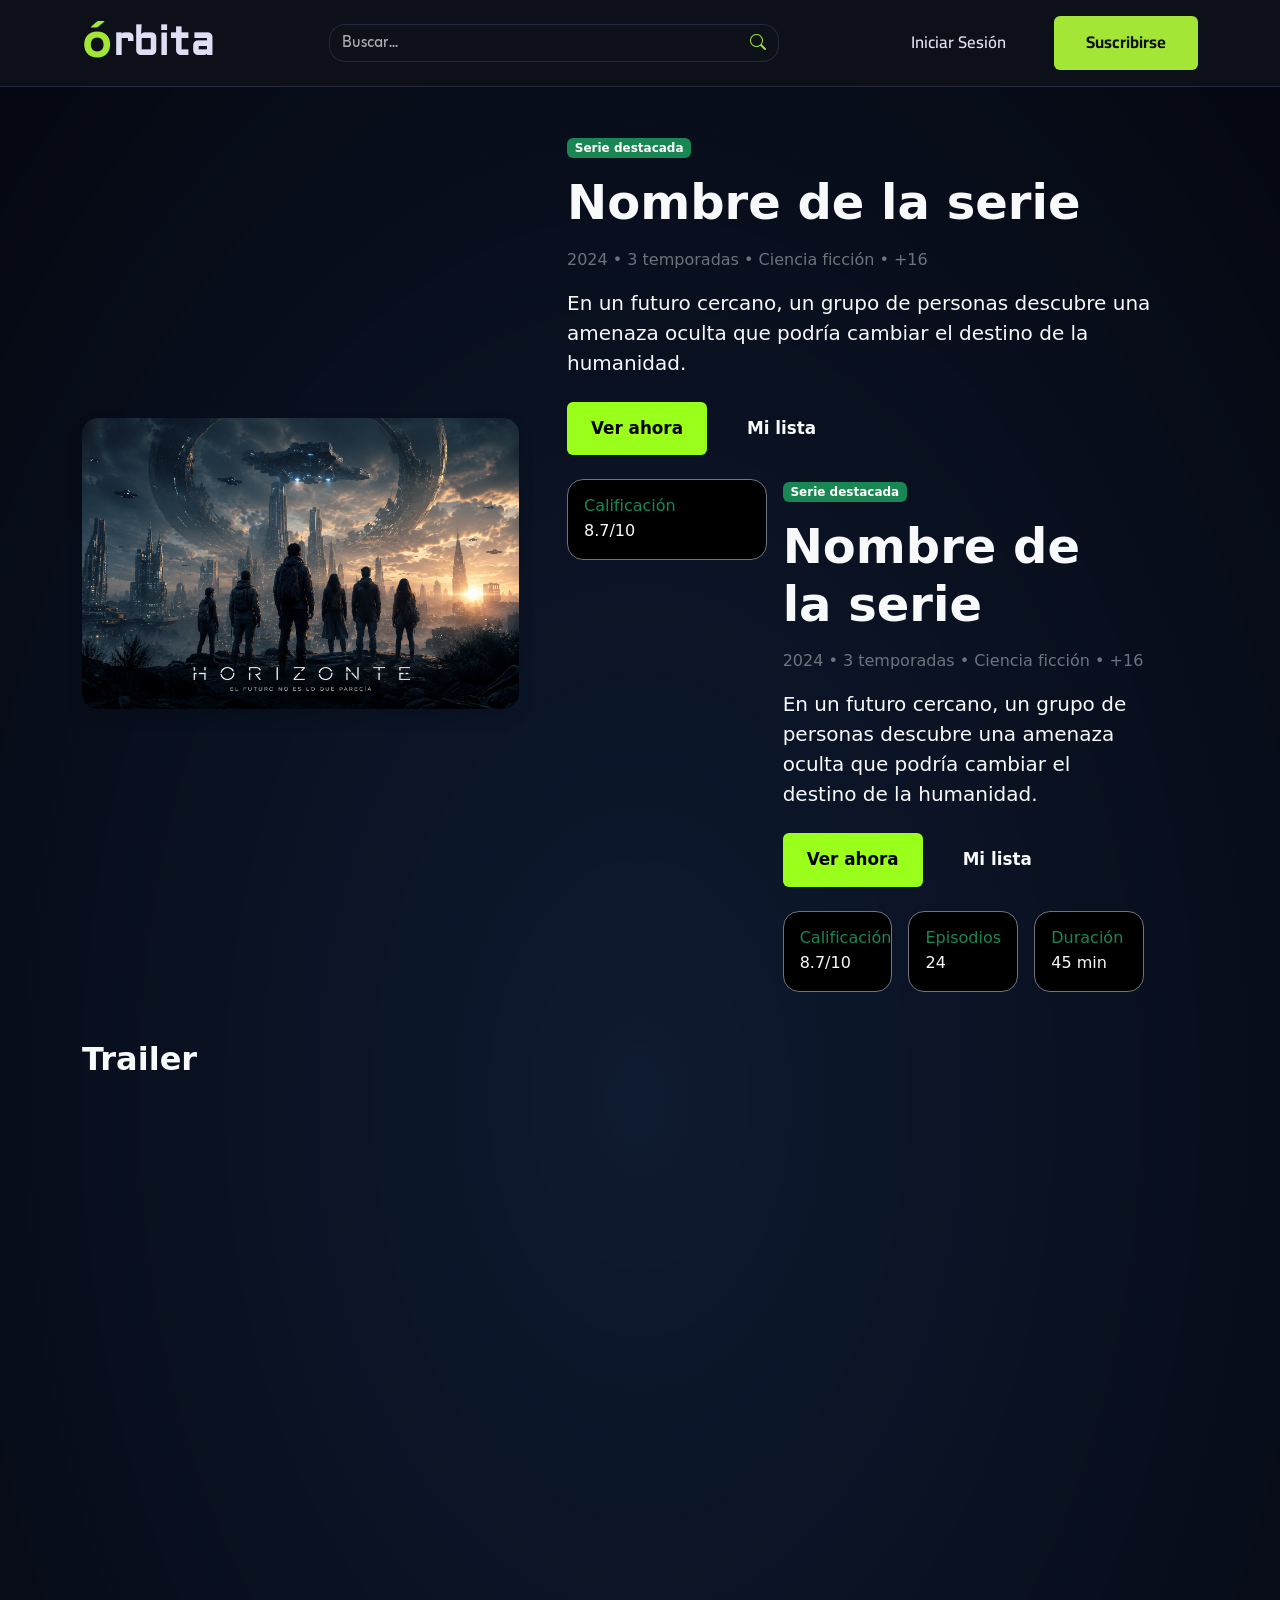
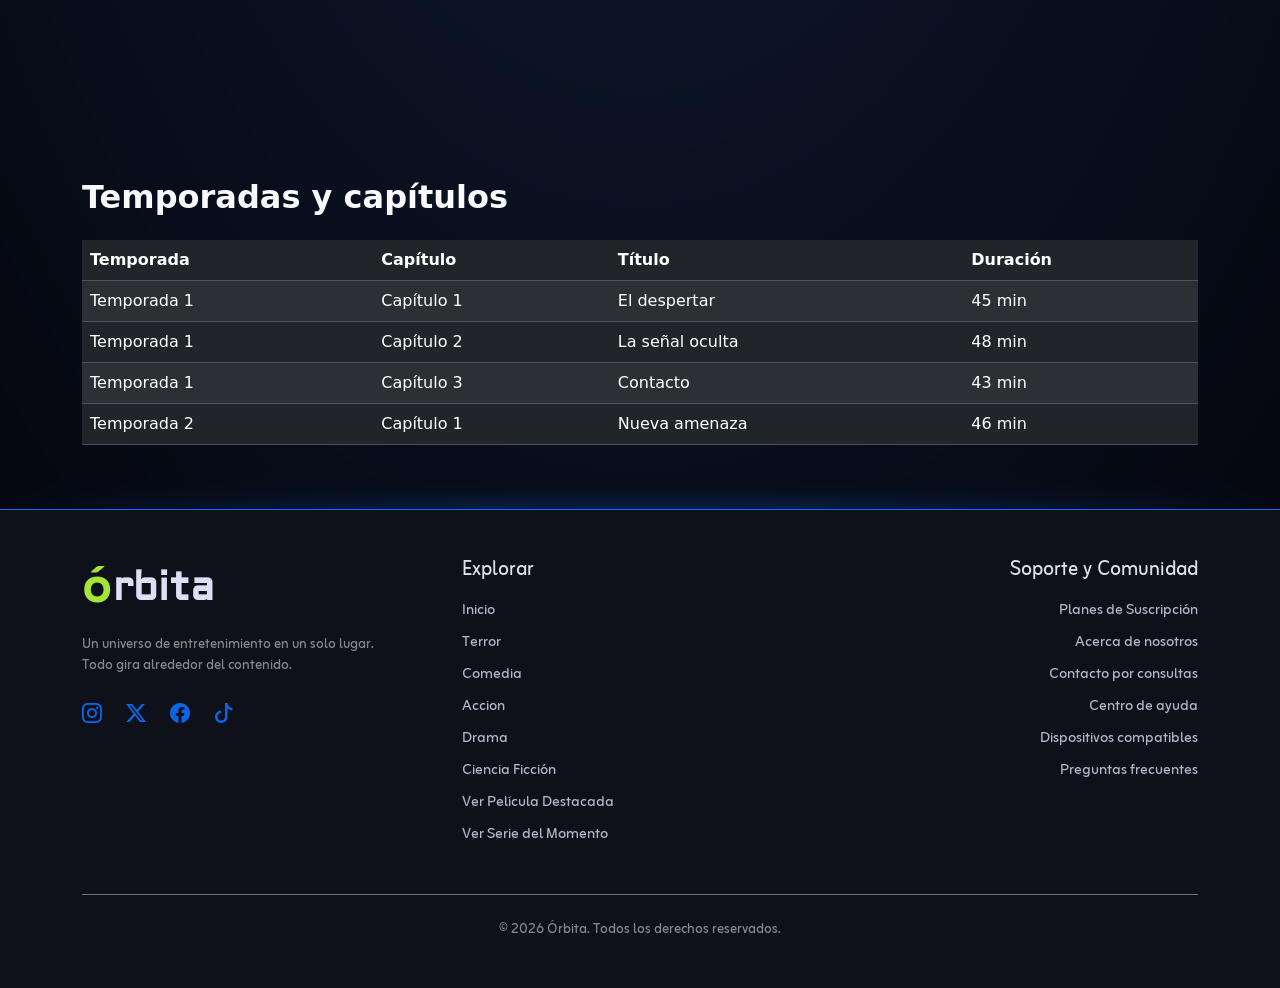
<file: pages/detalle-serie.html>
<!doctype html>
<html lang="es" data-bs-theme="dark">
  <head>
    <meta charset="UTF-8" />
    <meta name="viewport" content="width=device-width, initial-scale=1.0" />
    <meta
      name="description"
      content="Plataforma de streaming interactiva con el mejor catálogo de películas y series. Proyecto integrador RollingCode."
    />
    <meta name="author" content="Grupo 3 - Comision Web 25" />
    <link
      href="https://cdn.jsdelivr.net/npm/bootstrap@5.3.8/dist/css/bootstrap.min.css"
      rel="stylesheet"
      integrity="sha384-sRIl4kxILFvY47J16cr9ZwB07vP4J8+LH7qKQnuqkuIAvNWLzeN8tE5YBujZqJLB"
      crossorigin="anonymous"
    />
    <link rel="icon" type="image/png" href="../img/favicon.png" />
    <link rel="stylesheet" href="../css/style.css" />
    <title>Órbita - Más detalles</title>
  </head>
  <body>
    <header>
      <nav class="navbar navbar-expand-lg sticky-top navbar-estilo">
        <div class="container">
          <a class="navbar-brand marca-logo" href="#">
            <span class="letra-o">ó</span><span class="resto-texto">rbita</span>
          </a>

          <button
            class="navbar-toggler border-0"
            type="button"
            data-bs-toggle="collapse"
            data-bs-target="#contenidoNav"
          >
            <span class="navbar-toggler-icon"></span>
          </button>

          <div class="collapse navbar-collapse" id="contenidoNav">
            <div class="d-flex justify-content-center flex-fill my-3 my-lg-0">
              <form class="formulario-busqueda" role="search">
                <div class="input-group">
                  <input
                    class="form-control entrada-busqueda"
                    type="search"
                    placeholder="Buscar..."
                    aria-label="Search"
                  />
                  <span class="input-group-text icono-busqueda">
                    <i class="bi bi-search"></i>
                  </span>
                </div>
              </form>
            </div>

            <div
              class="d-flex flex-column flex-md-row justify-content-md-center justify-content-lg-end align-items-stretch align-items-lg-center gap-3 gap-md-5 gap-lg-3 pb-3 pb-lg-0"
            >
              <button
                type="button"
                class="btn btn-link boton-ingresar text-decoration-none"
                data-bs-toggle="modal"
                data-bs-target="#modalLogin"
              >
                Iniciar Sesión
              </button>
              <a
                href="./pages/suscripcion.html"
                class="btn fw-bold boton-suscribirse"
              >
                Suscribirse
              </a>
            </div>
          </div>
        </div>
      </nav>
    </header>
    <main class="detalle-serie-bg text-light min-vh-100 py-5 fade-in-page">
      <section class="container">
        <div class="row align-items-center g-5">
          <div class="col-12 col-md-5">
            <img
              src="../img/portadas/elfuturo.png"
              alt="Portada de la serie"
              class="img-fluid rounded-4 shadow"
            />
          </div>

          <div class="col-12 col-md-7">
            <span class="badge bg-success mb-3">Serie destacada</span>

            <h1 class="display-5 fw-bold mb-3">Nombre de la serie</h1>

            <p class="text-secondary mb-3">
              2024 • 3 temporadas • Ciencia ficción • +16
            </p>

            <p class="lead mb-4">
              En un futuro cercano, un grupo de personas descubre una amenaza
              oculta que podría cambiar el destino de la humanidad.
            </p>

            <div class="d-flex gap-3 mb-4">
              <button class="btn btn-success fw-bold px-4">Ver ahora</button>

              <button class="btn btn-outline-light px-4">Mi lista</button>
            </div>

            <div class="row g-3">
              <div class="col-6 col-md-4">
                <div class="bg-black border border-secondary rounded-4 p-3">
                  <h6 class="text-success mb-1">Calificación</h6>
                  <p class="mb-0">8.7/10</p>
                </div>
              </div>

              <div class="col-12 col-md-7">
                <span class="badge bg-success mb-3">Serie destacada</span>

                <h1 class="display-5 fw-bold mb-3">Nombre de la serie</h1>

                <p class="text-secondary mb-3">
                  2024 • 3 temporadas • Ciencia ficción • +16
                </p>

                <p class="lead mb-4">
                  En un futuro cercano, un grupo de personas descubre una
                  amenaza oculta que podría cambiar el destino de la humanidad.
                </p>

                <div class="d-flex gap-3 mb-4">
                  <button class="btn btn-success fw-bold px-4">
                    Ver ahora
                  </button>

                  <button class="btn btn-outline-light px-4">Mi lista</button>
                </div>

                <div class="row g-3">
                  <div class="col-6 col-md-4">
                    <div class="bg-black border border-secondary rounded-4 p-3">
                      <h6 class="text-success mb-1">Calificación</h6>
                      <p class="mb-0">8.7/10</p>
                    </div>
                  </div>

                  <div class="col-6 col-md-4">
                    <div class="bg-black border border-secondary rounded-4 p-3">
                      <h6 class="text-success mb-1">Episodios</h6>
                      <p class="mb-0">24</p>
                    </div>
                  </div>

                  <div class="col-6 col-md-4">
                    <div class="bg-black border border-secondary rounded-4 p-3">
                      <h6 class="text-success mb-1">Duración</h6>
                      <p class="mb-0">45 min</p>
                    </div>
                  </div>
                </div>
              </div>
            </div>
          </div>
        </div>
      </section>

      <section class="container mt-5">
        <h2 class="fw-bold mb-4">Trailer</h2>

        <div class="ratio ratio-16x9 mb-5">
          <iframe
            width="1090"
            height="613"
            src="https://www.youtube.com/embed/_5RFjYeWSls"
            title="Mortal Kombat II | Tráiler Oficial | Doblado"
            frameborder="0"
            allow="
              accelerometer;
              autoplay;
              clipboard-write;
              encrypted-media;
              gyroscope;
              picture-in-picture;
              web-share;
            "
            referrerpolicy="strict-origin-when-cross-origin"
            allowfullscreen
          ></iframe>
        </div>

        <h2 class="fw-bold mb-4">Temporadas y capítulos</h2>

        <div class="table-responsive">
          <table
            class="table table-dark table-striped table-hover align-middle"
          >
            <thead>
              <tr>
                <th>Temporada</th>
                <th>Capítulo</th>
                <th>Título</th>
                <th>Duración</th>
              </tr>
            </thead>
            <tbody>
              <tr>
                <td>Temporada 1</td>
                <td>Capítulo 1</td>
                <td>El despertar</td>
                <td>45 min</td>
              </tr>
              <tr>
                <td>Temporada 1</td>
                <td>Capítulo 2</td>
                <td>La señal oculta</td>
                <td>48 min</td>
              </tr>
              <tr>
                <td>Temporada 1</td>
                <td>Capítulo 3</td>
                <td>Contacto</td>
                <td>43 min</td>
              </tr>
              <tr>
                <td>Temporada 2</td>
                <td>Capítulo 1</td>
                <td>Nueva amenaza</td>
                <td>46 min</td>
              </tr>
            </tbody>
          </table>
        </div>
      </section>
    </main>
    <footer class="footer py-5">
      <div class="container">
        <div class="row gy-4 justify-content-between">
          <div
            class="col-12 col-lg-4 text-start text-md-center text-lg-start mb-2 mb-lg-0"
          >
            <div
              class="mb-3 d-flex justify-content-center justify-content-lg-start align-items-center gap-2"
            >
              <a class="marca-logo text-decoration-none" href="#">
                <span class="letra-o">ó</span
                ><span class="resto-texto">rbita</span>
              </a>
            </div>
            <p
              class="text-white-50 small mb-4 mx-auto mx-lg-0 text-center text-lg-start"
            >
              Un universo de entretenimiento en un solo lugar. <br />Todo gira
              alrededor del contenido.
            </p>
            <div
              class="d-flex justify-content-center justify-content-lg-start gap-4"
            >
              <a
                href="./error404.html"
                class="enlace-red"
                aria-label="Instagram"
              >
                <i class="bi bi-instagram"></i>
              </a>
              <a href="./error404.html" class="enlace-red" aria-label="Twitter">
                <i class="bi bi-twitter-x"></i>
              </a>
              <a
                href="./error404.html"
                class="enlace-red"
                aria-label="Facebook"
              >
                <i class="bi bi-facebook"></i>
              </a>
              <a href="./error404.html" class="enlace-red" aria-label="TikTok">
                <i class="bi bi-tiktok"></i>
              </a>
            </div>
          </div>

          <div
            class="col-12 col-md-6 col-lg-4 text-start text-md-start text-lg-start"
          >
            <h5 class="titulo-columna-footer mb-3">Explorar</h5>
            <ul class="list-unstyled d-flex flex-column gap-2 m-0">
              <li><a href="./index.html" class="link-footer">Inicio</a></li>
              <li>
                <a href="./categoria-1.html" class="link-footer">Terror</a>
              </li>
              <li>
                <a href="./categoria-2.html" class="link-footer">Comedia</a>
              </li>
              <li>
                <a href="./error404.html" class="link-footer">Accion</a>
              </li>
              <li>
                <a href="./error404.html" class="link-footer">Drama</a>
              </li>
              <li>
                <a href="./error404.html" class="link-footer"
                  >Ciencia Ficción</a
                >
              </li>
              <li>
                <a href="./detalle-pelicula.html" class="link-footer"
                  >Ver Película Destacada</a
                >
              </li>
              <li>
                <a href="./detalle-serie.html" class="link-footer"
                  >Ver Serie del Momento</a
                >
              </li>
            </ul>
          </div>

          <div
            class="col-12 col-md-6 col-lg-4 text-start text-md-end text-lg-end"
          >
            <h5 class="titulo-columna-footer mb-3">Soporte y Comunidad</h5>
            <ul class="list-unstyled d-flex flex-column gap-2 m-0">
              <li>
                <a href="./suscripcion.html" class="link-footer"
                  >Planes de Suscripción</a
                >
              </li>
              <li>
                <a href="./acerca-de.html" class="link-footer"
                  >Acerca de nosotros</a
                >
              </li>
              <li>
                <a href="./contacto-equipo.html" class="link-footer"
                  >Contacto por consultas</a
                >
              </li>
              <li>
                <a href="./error404.html" class="link-footer"
                  >Centro de ayuda</a
                >
              </li>
              <li>
                <a href="./error404.html" class="link-footer"
                  >Dispositivos compatibles</a
                >
              </li>
              <li>
                <a href="./error404.html" class="link-footer"
                  >Preguntas frecuentes</a
                >
              </li>
            </ul>
          </div>
        </div>

        <div class="border-top border-secondary mt-5 pt-4 text-center">
          <p class="text-white-50 small m-0">
            &copy; 2026 Órbita. Todos los derechos reservados.
          </p>
        </div>
      </div>
    </footer>
    <!-- Modal de iniciar sesion -->
    <div class="modal fade" id="modalLogin" tabindex="-1">
      <div class="modal-dialog modal-dialog-centered">
        <div
          class="modal-content contenedor-modal border border-secondary rounded-4 p-3"
        >
          <div class="modal-header border-0 pb-0">
            <div class="d-flex flex-row">
              <h5 class="modal-title marca-logo">
                Ingresar a <span class="letra-o ms-2">ó</span
                ><span class="resto-texto">rbita</span>
              </h5>
            </div>
            <button
              type="button"
              class="btn-close btn-close-white"
              data-bs-dismiss="modal"
            ></button>
          </div>

          <div class="modal-body pt-3">
            <form action="./error404.html">
              <div class="mb-3">
                <label for="emailLogin" class="form-label mb-1"
                  >Correo electrónico</label
                >
                <input
                  type="email"
                  class="form-control entrada-busqueda"
                  id="emailLogin"
                  placeholder="nombre@ejemplo.com"
                  required
                />
              </div>

              <div class="mb-3">
                <label for="passwordLogin" class="form-label mb-1"
                  >Contraseña</label
                >
                <input
                  type="password"
                  class="form-control entrada-busqueda"
                  id="passwordLogin"
                  placeholder="••••••••"
                  required
                />
              </div>

              <div class="text-end mb-4">
                <a
                  href="./error404.html"
                  class="link-recuperar text-decoration-none"
                >
                  ¿Olvidaste tu contraseña?
                </a>
              </div>

              <button
                type="submit"
                class="btn fw-bold boton-modal-enviar w-100 py-2"
              >
                Iniciar sesión
              </button>
            </form>

            <div class="d-flex align-items-center my-4">
              <hr class="flex-grow-1 border-secondary m-0" />
              <span class="px-3 texto-o-divisor">o</span>
              <hr class="flex-grow-1 border-secondary m-0" />
            </div>

            <a
              href="./error404.html"
              class="btn boton-modal-google w-100 py-2 text-decoration-none"
            >
              <i class="bi bi-google me-2"></i>Continuar con Google
            </a>
            <div
              class="d-flex justify-content-center align-content-center mb-2 mt-3 gap-2"
            >
              <p class="m-0">¿No tienes cuenta?</p>
              <a
                href="./error404.html"
                class="link-recuperar text-decoration-none m-0"
              >
                Registrarse
              </a>
            </div>
          </div>
        </div>
      </div>
    </div>
    <script
      src="https://cdn.jsdelivr.net/npm/bootstrap@5.3.8/dist/js/bootstrap.bundle.min.js"
      integrity="sha384-FKyoEForCGlyvwx9Hj09JcYn3nv7wiPVlz7YYwJrWVcXK/BmnVDxM+D2scQbITxI"
      crossorigin="anonymous"
    ></script>
  </body>
</html>
</file>
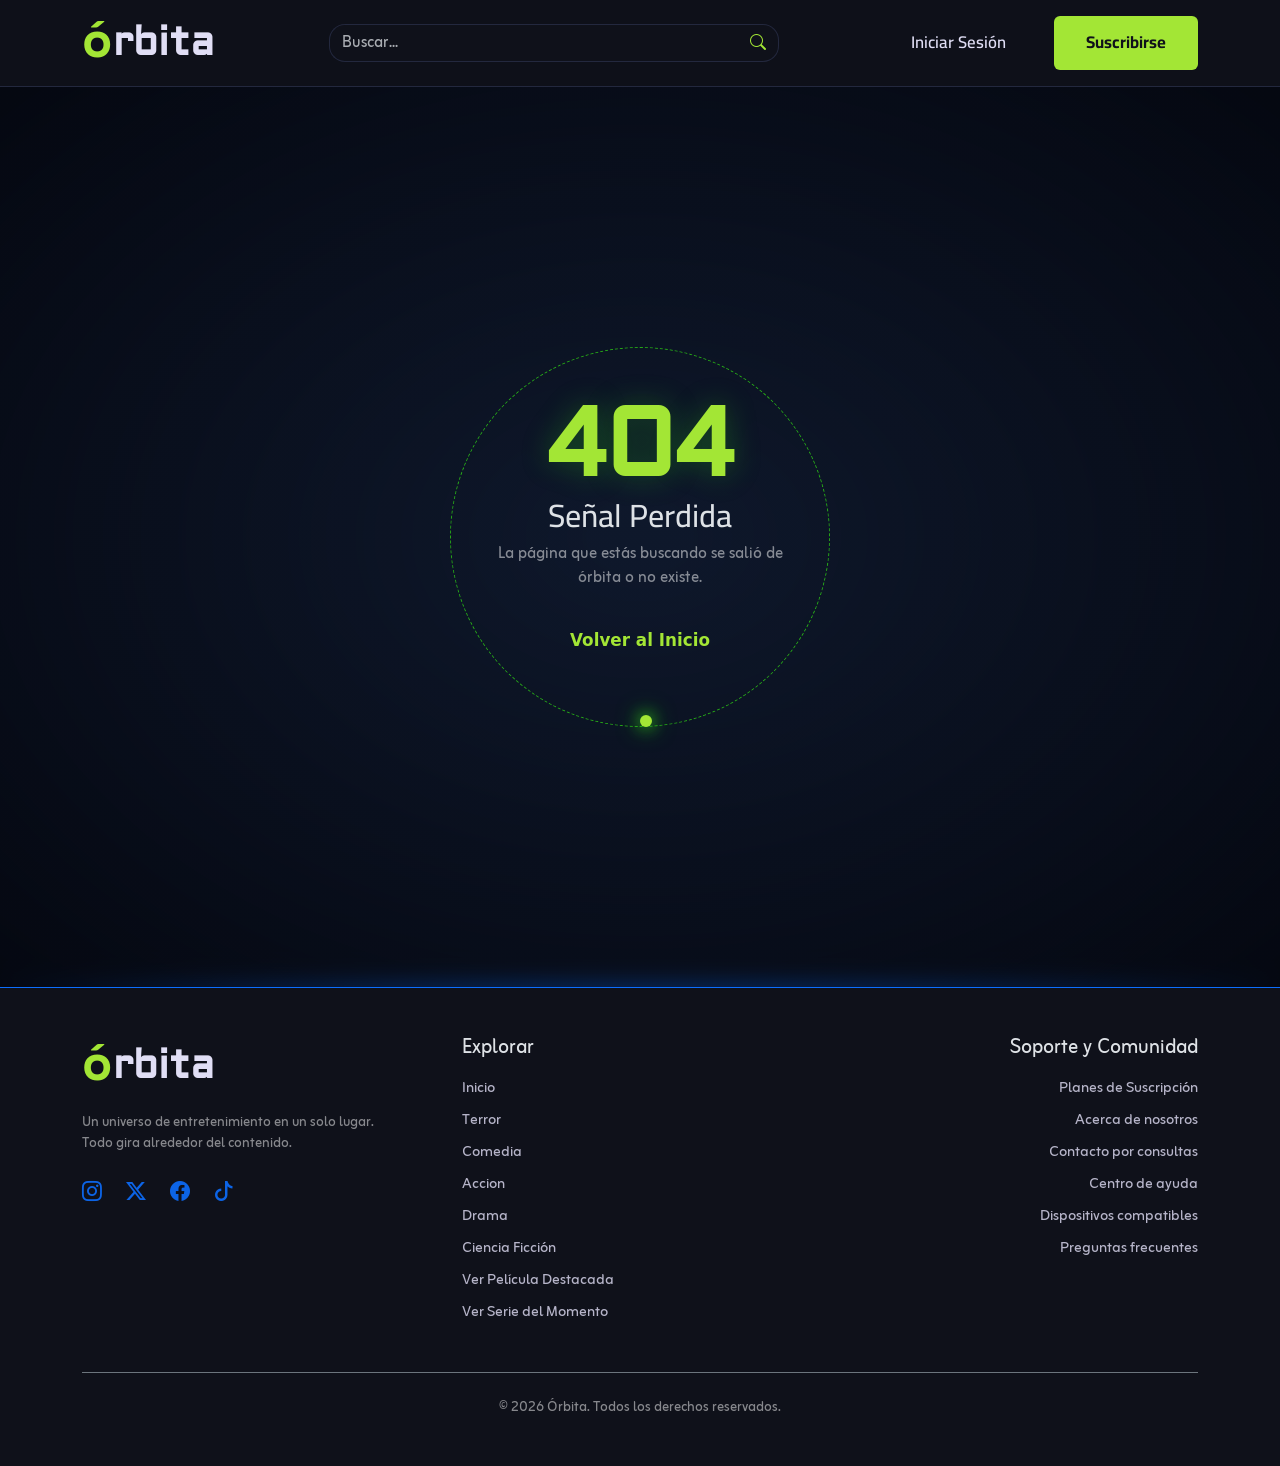
<file: pages/error404.html>
<!doctype html>
<html lang="es" data-bs-theme="dark">
  <head>
    <meta charset="UTF-8" />
    <meta name="viewport" content="width=device-width, initial-scale=1.0" />
    <meta
      name="description"
      content="Plataforma de streaming interactiva con el mejor catálogo de películas y series. Proyecto integrador RollingCode."
    />
    <meta name="author" content="Grupo 3 - Comision Web 25" />
    <link
      href="https://cdn.jsdelivr.net/npm/bootstrap@5.3.8/dist/css/bootstrap.min.css"
      rel="stylesheet"
      integrity="sha384-sRIl4kxILFvY47J16cr9ZwB07vP4J8+LH7qKQnuqkuIAvNWLzeN8tE5YBujZqJLB"
      crossorigin="anonymous"
    />
    <link rel="icon" type="image/png" href="../img/favicon.png">
    <link rel="stylesheet" href="../css/style.css" />
    <title>Órbita 404 Error</title>
  </head>
  <body >
    <header>
      <nav class="navbar navbar-expand-lg sticky-top navbar-estilo">
        <div class="container">
          <a class="navbar-brand marca-logo" href="../index.html">
            <span class="letra-o">ó</span><span class="resto-texto">rbita</span>
          </a>

          <button
            class="navbar-toggler border-0"
            type="button"
            data-bs-toggle="collapse"
            data-bs-target="#contenidoNav"
          >
            <span class="navbar-toggler-icon"></span>
          </button>

          <div class="collapse navbar-collapse" id="contenidoNav">
            <div class="d-flex justify-content-center flex-fill my-3 my-lg-0">
              <form class="formulario-busqueda" role="search">
                <div class="input-group">
                  <input
                    class="form-control entrada-busqueda"
                    type="search"
                    placeholder="Buscar..."
                    aria-label="Search"
                  />
                  <span class="input-group-text icono-busqueda">
                    <i class="bi bi-search"></i>
                  </span>
                </div>
              </form>
            </div>

            <div
              class="d-flex flex-column flex-md-row justify-content-md-center justify-content-lg-end align-items-stretch align-items-lg-center gap-3 gap-md-5 gap-lg-3 pb-3 pb-lg-0"
            >
              <button
                type="button"
                class="btn btn-link boton-ingresar text-decoration-none"
                data-bs-toggle="modal"
                data-bs-target="#modalLogin"
              >
                Iniciar Sesión
              </button>
              <a
                href="./suscripcion.html"
                class="btn fw-bold boton-suscribirse"
              >
                Suscribirse
              </a>
            </div>
          </div>
        </div>
      </nav>
    </header>
    <main class="fade-in-page">
      <div
        class="error-404 d-flex align-items-center justify-content-center vh-100 position-relative"
      >
        <div class="espacio-orbital">
          <div class="anillo-guia"></div>
          <div class="satelite-fugaz"></div>
        </div>

        <div class="box-mensaje text-center position-relative px-3">
          <h1 class="numero-grande">404</h1>
          <h2 class="titulo-mensaje my-2">Señal Perdida</h2>
          <p class="texto-descripcion text-white-50 mb-4 mx-auto">
            La página que estás buscando se salió de órbita o no existe.
          </p>

          <a
            href="../index.html"
            class="btn btn-outline-success btn-sm px-4 rounded-pill btn-volver"
          >
            Volver al Inicio
          </a>
        </div>
      </div>
    </main>
    <footer class="footer py-5">
      <div class="container">
        <div class="row gy-4 justify-content-between">
          <div
            class="col-12 col-lg-4 text-start text-md-center text-lg-start mb-2 mb-lg-0"
          >
            <div
              class="mb-3 d-flex justify-content-center justify-content-lg-start align-items-center gap-2"
            >
              <a class="marca-logo text-decoration-none" href="#">
                <span class="letra-o">ó</span
                ><span class="resto-texto">rbita</span>
              </a>
            </div>
            <p
              class="text-white-50 small mb-4 mx-auto mx-lg-0 text-center text-lg-start"
            >
              Un universo de entretenimiento en un solo lugar. <br />Todo gira
              alrededor del contenido.
            </p>
            <div
              class="d-flex justify-content-center justify-content-lg-start gap-4"
            >
              <a
                href="./error404.html"
                class="enlace-red"
                aria-label="Instagram"
              >
                <i class="bi bi-instagram"></i>
              </a>
              <a href="./error404.html" class="enlace-red" aria-label="Twitter">
                <i class="bi bi-twitter-x"></i>
              </a>
              <a
                href="./error404.html"
                class="enlace-red"
                aria-label="Facebook"
              >
                <i class="bi bi-facebook"></i>
              </a>
              <a href="./error404.html" class="enlace-red" aria-label="TikTok">
                <i class="bi bi-tiktok"></i>
              </a>
            </div>
          </div>

          <div
            class="col-12 col-md-6 col-lg-4 text-start text-md-start text-lg-start"
          >
            <h5 class="titulo-columna-footer mb-3">Explorar</h5>
            <ul class="list-unstyled d-flex flex-column gap-2 m-0">
              <li><a href="./index.html" class="link-footer">Inicio</a></li>
              <li>
                <a href="./categoria-1.html" class="link-footer">Terror</a>
              </li>
              <li>
                <a href="./categoria-2.html" class="link-footer">Comedia</a>
              </li>
              <li>
                <a href="./error404.html" class="link-footer">Accion</a>
              </li>
              <li>
                <a href="./error404.html" class="link-footer">Drama</a>
              </li>
              <li>
                <a href="./error404.html" class="link-footer"
                  >Ciencia Ficción</a
                >
              </li>
              <li>
                <a href="./detalle-pelicula.html" class="link-footer"
                  >Ver Película Destacada</a
                >
              </li>
              <li>
                <a href="./detalle-serie.html" class="link-footer"
                  >Ver Serie del Momento</a
                >
              </li>
            </ul>
          </div>

          <div
            class="col-12 col-md-6 col-lg-4 text-start text-md-end text-lg-end"
          >
            <h5 class="titulo-columna-footer mb-3">Soporte y Comunidad</h5>
            <ul class="list-unstyled d-flex flex-column gap-2 m-0">
              <li>
                <a href="./suscripcion.html" class="link-footer"
                  >Planes de Suscripción</a
                >
              </li>
              <li>
                <a href="./acerca-de.html" class="link-footer"
                  >Acerca de nosotros</a
                >
              </li>
              <li>
                <a href="./contacto-equipo.html" class="link-footer"
                  >Contacto por consultas</a
                >
              </li>
              <li>
                <a href="./error404.html" class="link-footer"
                  >Centro de ayuda</a
                >
              </li>
              <li>
                <a href="./error404.html" class="link-footer"
                  >Dispositivos compatibles</a
                >
              </li>
              <li>
                <a href="./error404.html" class="link-footer"
                  >Preguntas frecuentes</a
                >
              </li>
            </ul>
          </div>
        </div>

        <div class="border-top border-secondary mt-5 pt-4 text-center">
          <p class="text-white-50 small m-0">
            &copy; 2026 Órbita. Todos los derechos reservados.
          </p>
        </div>
      </div>
    </footer>
    <!-- Modal de iniciar sesion -->
    <div class="modal fade" id="modalLogin" tabindex="-1">
      <div class="modal-dialog modal-dialog-centered">
        <div
          class="modal-content contenedor-modal border border-secondary rounded-4 p-3"
        >
          <div class="modal-header border-0 pb-0">
            <div class="d-flex flex-row">
              <h5 class="modal-title marca-logo">
                Ingresar a <span class="letra-o ms-2">ó</span
                ><span class="resto-texto">rbita</span>
              </h5>
            </div>
            <button
              type="button"
              class="btn-close btn-close-white"
              data-bs-dismiss="modal"
            ></button>
          </div>

          <div class="modal-body pt-3">
            <form action="./error404.html">
              <div class="mb-3">
                <label for="emailLogin" class="form-label mb-1"
                  >Correo electrónico</label
                >
                <input
                  type="email"
                  class="form-control entrada-busqueda"
                  id="emailLogin"
                  placeholder="nombre@ejemplo.com"
                  required
                />
              </div>

              <div class="mb-3">
                <label for="passwordLogin" class="form-label mb-1"
                  >Contraseña</label
                >
                <input
                  type="password"
                  class="form-control entrada-busqueda"
                  id="passwordLogin"
                  placeholder="••••••••"
                  required
                />
              </div>

              <div class="text-end mb-4">
                <a
                  href="./error404.html"
                  class="link-recuperar text-decoration-none"
                >
                  ¿Olvidaste tu contraseña?
                </a>
              </div>

              <button
                type="submit"
                class="btn fw-bold boton-modal-enviar w-100 py-2"
              >
                Iniciar sesión
              </button>
            </form>

            <div class="d-flex align-items-center my-4">
              <hr class="flex-grow-1 border-secondary m-0" />
              <span class="px-3 texto-o-divisor">o</span>
              <hr class="flex-grow-1 border-secondary m-0" />
            </div>

            <a
              href="./error404.html"
              class="btn boton-modal-google w-100 py-2 text-decoration-none"
            >
              <i class="bi bi-google me-2"></i>Continuar con Google
            </a>
            <div
              class="d-flex justify-content-center align-content-center mb-2 mt-3 gap-2"
            >
              <p class="m-0">¿No tienes cuenta?</p>
              <a
                href="./error404.html"
                class="link-recuperar text-decoration-none m-0"
              >
                Registrarse
              </a>
            </div>
          </div>
        </div>
      </div>
    </div>
    <script
      src="https://cdn.jsdelivr.net/npm/bootstrap@5.3.8/dist/js/bootstrap.bundle.min.js"
      integrity="sha384-FKyoEForCGlyvwx9Hj09JcYn3nv7wiPVlz7YYwJrWVcXK/BmnVDxM+D2scQbITxI"
      crossorigin="anonymous"
    ></script>
  </body>
</html>
</file>
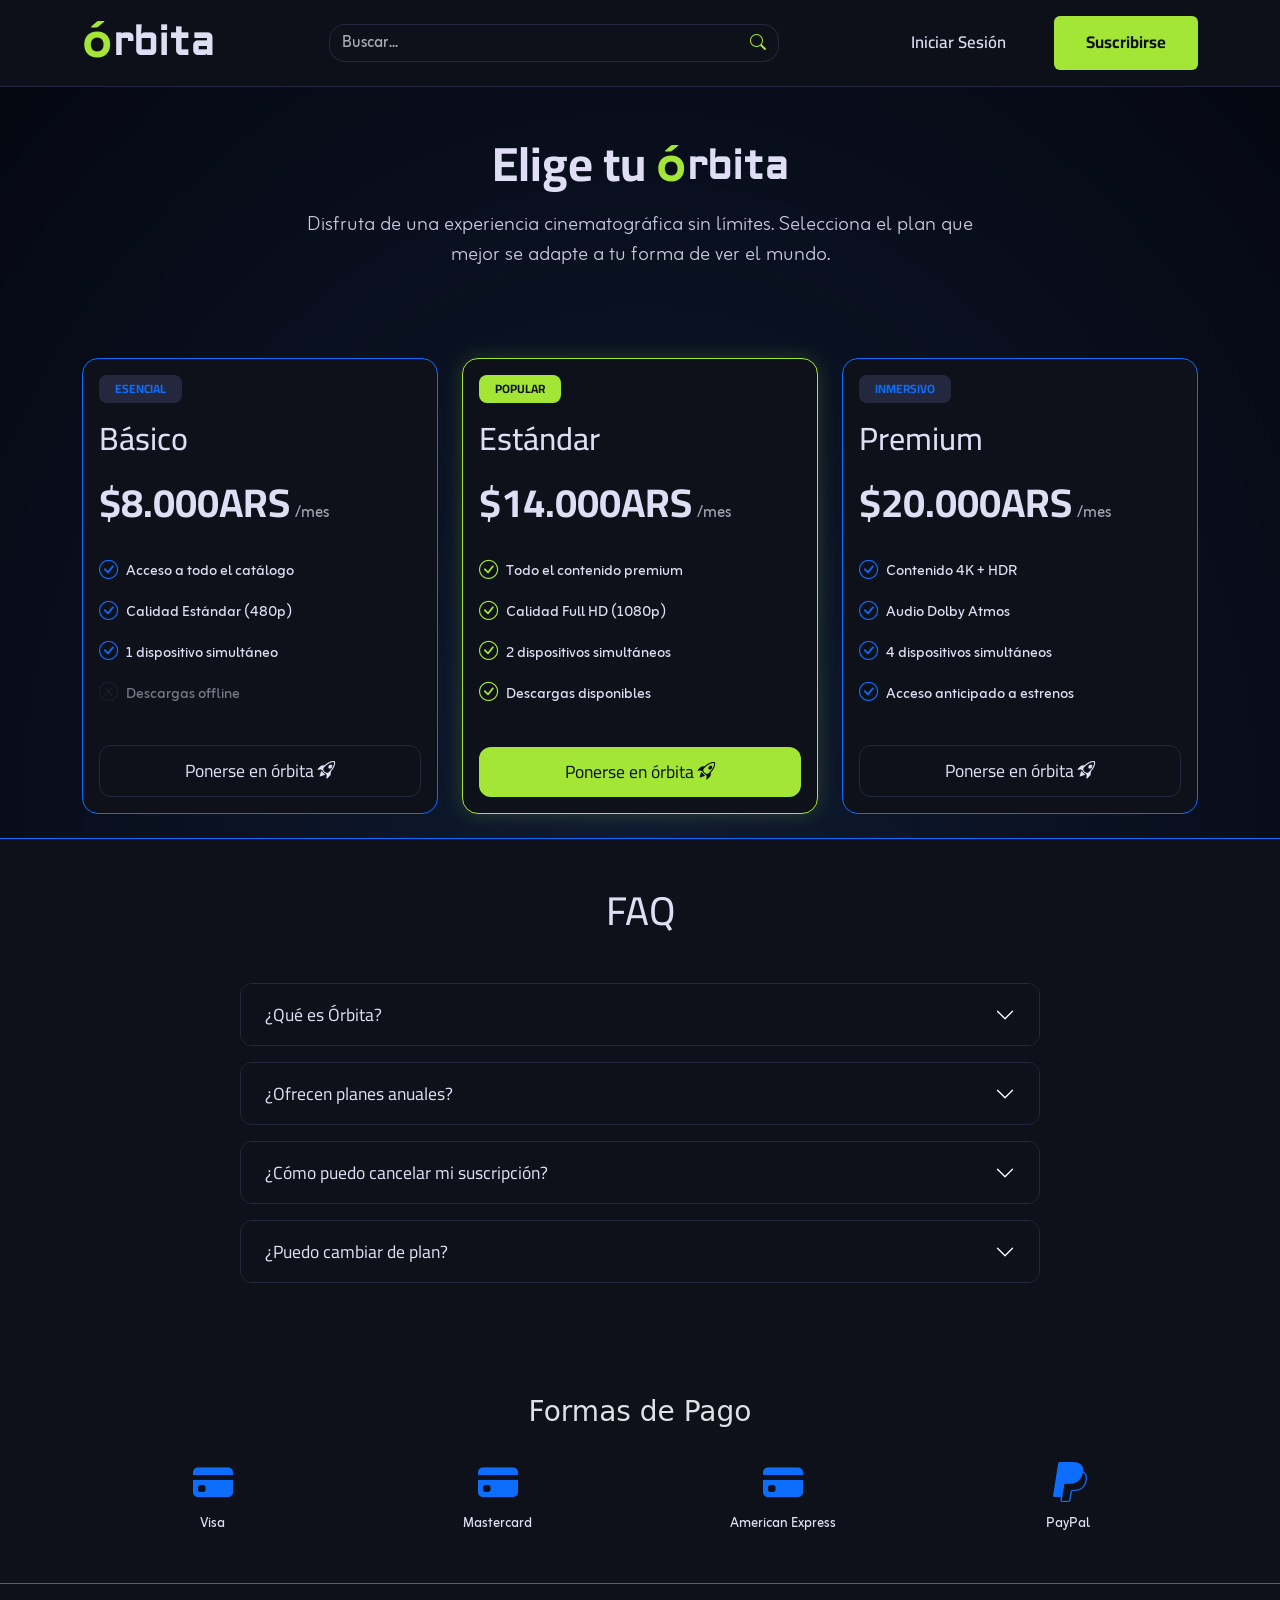
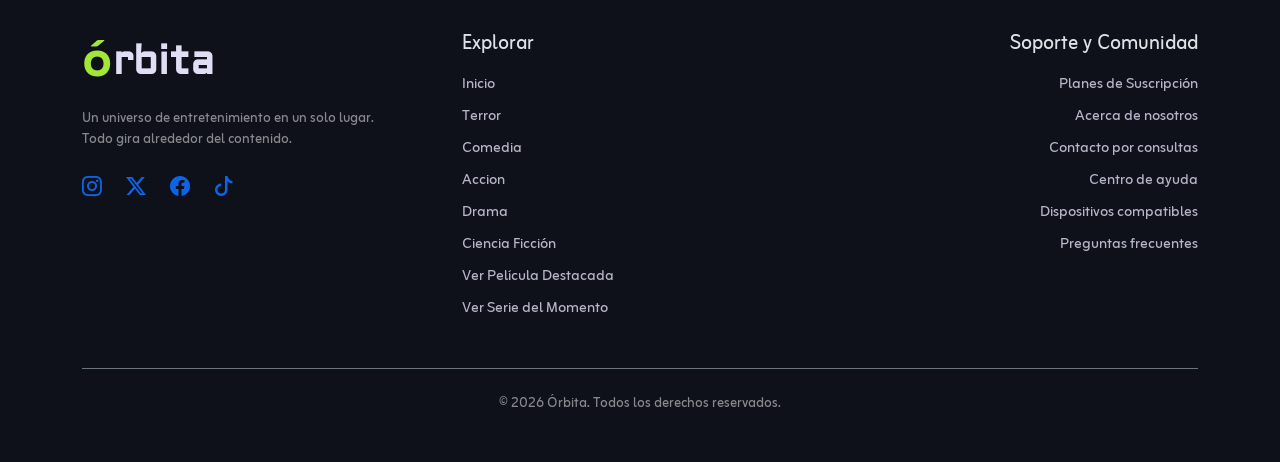
<file: pages/suscripcion.html>
<!doctype html>
<html lang="es" data-bs-theme="dark">
  <head>
    <meta charset="UTF-8" />
    <meta name="viewport" content="width=device-width, initial-scale=1.0" />
    <meta
      name="description"
      content="Plataforma de streaming interactiva con el mejor catálogo de películas y series. Proyecto integrador RollingCode."
    />
    <meta name="author" content="Grupo 3 - Comision Web 25" />
    <link
      href="https://cdn.jsdelivr.net/npm/bootstrap@5.3.8/dist/css/bootstrap.min.css"
      rel="stylesheet"
      integrity="sha384-sRIl4kxILFvY47J16cr9ZwB07vP4J8+LH7qKQnuqkuIAvNWLzeN8tE5YBujZqJLB"
      crossorigin="anonymous"
    />
    <link rel="icon" type="image/png" href="../img/favicon.png">
    <link rel="stylesheet" href="../css/style.css" />
    <title>Órbita - Todo gira al rededor del contenido</title>
  </head>
  <body >
    <header>
      <nav class="navbar navbar-expand-lg sticky-top navbar-estilo">
        <div class="container">
          <a class="navbar-brand marca-logo" href="../index.html">
            <span class="letra-o">ó</span><span class="resto-texto">rbita</span>
          </a>

          <button
            class="navbar-toggler border-0"
            type="button"
            data-bs-toggle="collapse"
            data-bs-target="#contenidoNav"
          >
            <span class="navbar-toggler-icon"></span>
          </button>

          <div class="collapse navbar-collapse" id="contenidoNav">
            <div class="d-flex justify-content-center flex-fill my-3 my-lg-0">
              <form class="formulario-busqueda" role="search">
                <div class="input-group">
                  <input
                    class="form-control entrada-busqueda"
                    type="search"
                    placeholder="Buscar..."
                    aria-label="Search"
                  />
                  <span class="input-group-text icono-busqueda">
                    <i class="bi bi-search"></i>
                  </span>
                </div>
              </form>
            </div>

            <div
              class="d-flex flex-column flex-md-row justify-content-md-center justify-content-lg-end align-items-stretch align-items-lg-center gap-3 gap-md-5 gap-lg-3 pb-3 pb-lg-0"
            >
              <button
                type="button"
                class="btn btn-link boton-ingresar text-decoration-none"
                data-bs-toggle="modal"
                data-bs-target="#modalLogin"
              >
                Iniciar Sesión
              </button>
              <a
                href="./suscripcion.html"
                class="btn fw-bold boton-suscribirse"
              >
                Suscribirse
              </a>
            </div>
          </div>
        </div>
      </nav>
    </header>
    <main class="fade-in-page detalle-serie-bg">
      <section class="hero-suscripcion">
        <div class="container py-5">
          <div class="text-center">
            <h1 class="display-5 fw-bold mb-3">
              Elige tu
              <span class="marca-logo"
                ><span class="letra-o-estatica">ó</span
                ><span class="resto-texto">rbita</span></span
              >
            </h1>
            <p class="lead">
              Disfruta de una experiencia cinematográfica sin límites.
              Selecciona el plan que<br class="d-none d-md-block" />
              mejor se adapte a tu forma de ver el mundo.
            </p>
          </div>
        </div>
      </section>
      <!-- Planes de Suscripción -->
      <section class="planes-suscripcion py-4">
        <div class="container">
          <div class="row g-4 d-flex justify-content-center">
            <!-- Plan Básico -->
            <div class="col-12 col-md-6 col-lg-4">
              <div class="card h-100">
                <div class="card-body d-flex flex-column">
                  <div class="mb-3">
                    <span class="badge">ESENCIAL</span>
                  </div>
                  <h3 class="card-title mb-3">Básico</h3>
                  <div class="precio mb-4">
                    <span class="monto">$8.000ARS</span>
                    <span class="periodo">/mes</span>
                  </div>
                  <ul class="lista-caracteristicas mb-4">
                    <li class="disponible">
                      <i class="bi bi-check-circle"></i>
                      <span>Acceso a todo el catálogo</span>
                    </li>
                    <li class="disponible">
                      <i class="bi bi-check-circle"></i>
                      <span>Calidad Estándar (480p)</span>
                    </li>
                    <li class="disponible">
                      <i class="bi bi-check-circle"></i>
                      <span>1 dispositivo simultáneo</span>
                    </li>
                    <li class="no-disponible">
                      <i class="bi bi-x-circle"></i>
                      <span>Descargas offline</span>
                    </li>
                  </ul>
                  <a
                    href="./error404.html"
                    class="btn-plan w-100 mt-auto text-center text-decoration-none"
                  >
                    Ponerse en órbita <i class="bi bi-rocket-takeoff"></i>
                  </a>
                </div>
              </div>
            </div>

            <!-- Plan Estándar (Recomendado) -->
            <div class="col-12 col-md-6 col-lg-4">
              <div class="card h-100 card-recomendado">
                <div class="card-body d-flex flex-column">
                  <div class="mb-3">
                    <span class="badge badge-recomendado">POPULAR</span>
                  </div>
                  <h3 class="card-title mb-3">Estándar</h3>
                  <div class="precio mb-4">
                    <span class="monto">$14.000ARS</span>
                    <span class="periodo">/mes</span>
                  </div>
                  <ul class="lista-caracteristicas mb-4">
                    <li class="disponible-recomendado">
                      <i class="bi bi-check-circle"></i>
                      <span>Todo el contenido premium</span>
                    </li>
                    <li class="disponible-recomendado">
                      <i class="bi bi-check-circle"></i>
                      <span>Calidad Full HD (1080p)</span>
                    </li>
                    <li class="disponible-recomendado">
                      <i class="bi bi-check-circle"></i>
                      <span>2 dispositivos simultáneos</span>
                    </li>
                    <li class="disponible-recomendado">
                      <i class="bi bi-check-circle"></i>
                      <span>Descargas disponibles</span>
                    </li>
                  </ul>
                  <a
                    href="./error404.html"
                    class="btn-plan w-100 mt-auto text-center text-decoration-none btn-recomendado"
                  >
                    Ponerse en órbita <i class="bi bi-rocket-takeoff"></i>
                  </a>
                </div>
              </div>
            </div>

            <!-- Plan Premium -->
            <div class="col-12 col-md-6 col-lg-4 ">
              <div class="card h-100">
                <div class="card-body d-flex flex-column">
                  <div class="mb-3">
                    <span class="badge">INMERSIVO</span>
                  </div>
                  <h3 class="card-title mb-3">Premium</h3>
                  <div class="precio mb-4">
                    <span class="monto">$20.000ARS</span>
                    <span class="periodo">/mes</span>
                  </div>
                  <ul class="lista-caracteristicas mb-4">
                    <li class="disponible">
                      <i class="bi bi-check-circle"></i>
                      <span>Contenido 4K + HDR</span>
                    </li>
                    <li class="disponible">
                      <i class="bi bi-check-circle"></i>
                      <span>Audio Dolby Atmos</span>
                    </li>
                    <li class="disponible">
                      <i class="bi bi-check-circle"></i>
                      <span>4 dispositivos simultáneos</span>
                    </li>
                    <li class="disponible">
                      <i class="bi bi-check-circle"></i>
                      <span>Acceso anticipado a estrenos</span>
                    </li>
                  </ul>
                  <a
                    href="./error404.html"
                    class="btn-plan w-100 mt-auto text-center text-decoration-none"
                  >
                    Ponerse en órbita <i class="bi bi-rocket-takeoff"></i>
                  </a>
                </div>
              </div>
            </div>
          </div>
        </div>
      </section>
      <!-- FAQ Section -->
      <section class="faq-section py-5">
        <div class="container">
          <h2 class="text-center mb-5">FAQ</h2>
          <div class="accordion" id="accordionFAQ">
            <div class="accordion-item">
              <h3 class="accordion-header">
                <button
                  class="accordion-button collapsed"
                  type="button"
                  data-bs-toggle="collapse"
                  data-bs-target="#faq1"
                >
                  ¿Qué es Órbita?
                </button>
              </h3>
              <div
                id="faq1"
                class="accordion-collapse collapse"
                data-bs-parent="#accordionFAQ"
              >
                <div class="accordion-body">
                  Órbita es un servicio de streaming que te permite disfrutar de
                  películas y series de alta calidad desde cualquier
                  dispositivo. Sin compromisos, cancela cuando quieras.
                </div>
              </div>
            </div>
            <div class="accordion-item">
              <h3 class="accordion-header">
                <button
                  class="accordion-button collapsed"
                  type="button"
                  data-bs-toggle="collapse"
                  data-bs-target="#faq2"
                >
                  ¿Ofrecen planes anuales?
                </button>
              </h3>
              <div
                id="faq2"
                class="accordion-collapse collapse"
                data-bs-parent="#accordionFAQ"
              >
                <div class="accordion-body">
                  Ofrecemos tres planes anuales: Básico ($99.900ARS/año),
                  Estándar ($149.900ARS/año) y Premium ($199.000ARS/año). Cada
                  plan se adapta a diferentes necesidades de calidad y
                  dispositivos simultáneos.
                </div>
              </div>
            </div>
            <div class="accordion-item">
              <h3 class="accordion-header">
                <button
                  class="accordion-button collapsed"
                  type="button"
                  data-bs-toggle="collapse"
                  data-bs-target="#faq3"
                >
                  ¿Cómo puedo cancelar mi suscripción?
                </button>
              </h3>
              <div
                id="faq3"
                class="accordion-collapse collapse"
                data-bs-parent="#accordionFAQ"
              >
                <div class="accordion-body">
                  Puedes cancelar tu suscripción en cualquier momento desde la
                  configuración de tu cuenta. No hay penalizaciones ni cargos
                  adicionales por cancelación.
                </div>
              </div>
            </div>
            <div class="accordion-item">
              <h3 class="accordion-header">
                <button
                  class="accordion-button collapsed"
                  type="button"
                  data-bs-toggle="collapse"
                  data-bs-target="#faq4"
                >
                  ¿Puedo cambiar de plan?
                </button>
              </h3>
              <div
                id="faq4"
                class="accordion-collapse collapse"
                data-bs-parent="#accordionFAQ"
              >
                <div class="accordion-body">
                  Sí, puedes actualizar o reducir tu plan en cualquier momento.
                  Los cambios se aplicarán en tu próximo ciclo de facturación.
                </div>
              </div>
            </div>
          </div>
        </div>
      </section>
      <!-- Formas de Pago -->
      <section class="metodos-pago py-5">
        <div class="container">
          <h3 class="text-center mb-4">Formas de Pago</h3>

          <div
            class="d-flex flex-wrap justify-content-center align-items-center row "
          >
            <div class="icono-pago col-12 col-md-6 col-lg-3">
              <i class="bi bi-credit-card-fill"></i>
              <span>Visa</span>
            </div>
            <div class="icono-pago col-12 col-md-6 col-lg-3">
              <i class="bi bi-credit-card-fill"></i>
              <span>Mastercard</span>
            </div>
            <div class="icono-pago col-12 col-md-6 col-lg-3">
              <i class="bi bi-credit-card-fill"></i>
              <span>American Express</span>
            </div>
            <div class="icono-pago col-12 col-md-6 col-lg-3">
              <i class="bi bi-paypal"></i>
              <span>PayPal</span>
            </div>
          </div>
        </div>
      </section>
    </main>
    <footer class="footer py-5">
      <div class="container">
        <div class="row gy-4 justify-content-between">
          <div
            class="col-12 col-lg-4 text-start text-md-center text-lg-start mb-2 mb-lg-0"
          >
            <div
              class="mb-3 d-flex justify-content-center justify-content-lg-start align-items-center gap-2"
            >
              <a class="marca-logo text-decoration-none" href="#">
                <span class="letra-o">ó</span
                ><span class="resto-texto">rbita</span>
              </a>
            </div>
            <p
              class="text-white-50 small mb-4 mx-auto mx-lg-0 text-center text-lg-start"
            >
              Un universo de entretenimiento en un solo lugar. <br />Todo gira
              alrededor del contenido.
            </p>
            <div
              class="d-flex justify-content-center justify-content-lg-start gap-4"
            >
              <a
                href="./error404.html"
                class="enlace-red"
                aria-label="Instagram"
              >
                <i class="bi bi-instagram"></i>
              </a>
              <a
                href="./error404.html"
                class="enlace-red"
                aria-label="Twitter"
              >
                <i class="bi bi-twitter-x"></i>
              </a>
              <a
                href="./error404.html"
                class="enlace-red"
                aria-label="Facebook"
              >
                <i class="bi bi-facebook"></i>
              </a>
              <a
                href="./error404.html"
                class="enlace-red"
                aria-label="TikTok"
              >
                <i class="bi bi-tiktok"></i>
              </a>
            </div>
          </div>

          <div
            class="col-12 col-md-6 col-lg-4 text-start text-md-start text-lg-start"
          >
            <h5 class="titulo-columna-footer mb-3">Explorar</h5>
            <ul class="list-unstyled d-flex flex-column gap-2 m-0">
              <li><a href="./index.html" class="link-footer">Inicio</a></li>
              <li>
                <a href="./categoria-1.html" class="link-footer"
                  >Terror</a
                >
              </li>
              <li>
                <a href="./categoria-2.html" class="link-footer"
                  >Comedia</a
                >
              </li>
              <li>
                <a href="./error404.html" class="link-footer">Accion</a>
              </li>
              <li>
                <a href="./error404.html" class="link-footer">Drama</a>
              </li>
              <li>
                <a href="./error404.html" class="link-footer"
                  >Ciencia Ficción</a
                >
              </li>
              <li>
                <a href="./detalle-pelicula.html" class="link-footer"
                  >Ver Película Destacada</a
                >
              </li>
              <li>
                <a href="./detalle-serie.html" class="link-footer"
                  >Ver Serie del Momento</a
                >
              </li>
            </ul>
          </div>

          <div
            class="col-12 col-md-6 col-lg-4 text-start text-md-end text-lg-end"
          >
            <h5 class="titulo-columna-footer mb-3">Soporte y Comunidad</h5>
            <ul class="list-unstyled d-flex flex-column gap-2 m-0">
              <li>
                <a href="./suscripcion.html" class="link-footer"
                  >Planes de Suscripción</a
                >
              </li>
              <li>
                <a href="./acerca-de.html" class="link-footer"
                  >Acerca de nosotros</a
                >
              </li>
              <li>
                <a href="./contacto-equipo.html" class="link-footer"
                  >Contacto por consultas</a
                >
              </li>
              <li>
                <a href="./error404.html" class="link-footer"
                  >Centro de ayuda</a
                >
              </li>
              <li>
                <a href="./error404.html" class="link-footer"
                  >Dispositivos compatibles</a
                >
              </li>
              <li>
                <a href="./error404.html" class="link-footer"
                  >Preguntas frecuentes</a
                >
              </li>
            </ul>
          </div>
        </div>

        <div class="border-top border-secondary mt-5 pt-4 text-center">
          <p class="text-white-50 small m-0">
            &copy; 2026 Órbita. Todos los derechos reservados.
          </p>
        </div>
      </div>
    </footer>
    <!-- Modal de iniciar sesion -->
    <div class="modal fade" id="modalLogin" tabindex="-1">
      <div class="modal-dialog modal-dialog-centered">
        <div
          class="modal-content contenedor-modal border border-secondary rounded-4 p-3"
        >
          <div class="modal-header border-0 pb-0">
            <div class="d-flex flex-row">
              <h5 class="modal-title marca-logo">
                Ingresar a <span class="letra-o ms-2">ó</span
                ><span class="resto-texto">rbita</span>
              </h5>
            </div>
            <button
              type="button"
              class="btn-close btn-close-white"
              data-bs-dismiss="modal"
            ></button>
          </div>

          <div class="modal-body pt-3">
            <form action="./error404.html">
              <div class="mb-3">
                <label for="emailLogin" class="form-label mb-1"
                  >Correo electrónico</label
                >
                <input
                  type="email"
                  class="form-control entrada-busqueda"
                  id="emailLogin"
                  placeholder="nombre@ejemplo.com"
                  required
                />
              </div>

              <div class="mb-3">
                <label for="passwordLogin" class="form-label mb-1"
                  >Contraseña</label
                >
                <input
                  type="password"
                  class="form-control entrada-busqueda"
                  id="passwordLogin"
                  placeholder="••••••••"
                  required
                />
              </div>

              <div class="text-end mb-4">
                <a
                  href="./error404.html"
                  class="link-recuperar text-decoration-none"
                >
                  ¿Olvidaste tu contraseña?
                </a>
              </div>

              <button
                type="submit"
                class="btn fw-bold boton-modal-enviar w-100 py-2"
              >
                Iniciar sesión
              </button>
            </form>

            <div class="d-flex align-items-center my-4">
              <hr class="flex-grow-1 border-secondary m-0" />
              <span class="px-3 texto-o-divisor">o</span>
              <hr class="flex-grow-1 border-secondary m-0" />
            </div>

            <a
              href="./error404.html"
              class="btn boton-modal-google w-100 py-2 text-decoration-none"
            >
              <i class="bi bi-google me-2"></i>Continuar con Google
            </a>
            <div
              class="d-flex justify-content-center align-content-center mb-2 mt-3 gap-2"
            >
              <p class="m-0">¿No tienes cuenta?</p>
              <a
                href="./error404.html"
                class="link-recuperar text-decoration-none m-0"
              >
                Registrarse
              </a>
            </div>
          </div>
        </div>
      </div>
    </div>
    <script
      src="https://cdn.jsdelivr.net/npm/bootstrap@5.3.8/dist/js/bootstrap.bundle.min.js"
      integrity="sha384-FKyoEForCGlyvwx9Hj09JcYn3nv7wiPVlz7YYwJrWVcXK/BmnVDxM+D2scQbITxI"
      crossorigin="anonymous"
    ></script>
  </body>
</html>
</file>
<file: css/style.css>
@import url("https://cdn.jsdelivr.net/npm/bootstrap-icons@1.13.1/font/bootstrap-icons.min.css");
@import url("https://fonts.googleapis.com/css2?family=Aldrich&family=Cairo:wght@200..1000&family=Zain:ital,wght@0,200;0,300;0,400;0,700;0,800;0,900;1,300;1,400&display=swap");
@import url("https://cdn.jsdelivr.net/npm/bootstrap-icons@1.13.1/font/bootstrap-icons.min.css");

:root {
  --text: #e0def5;
  --background: #0f111a;
  --primary: #0d6efd;
  --secondary: #23283e;
  --accent: #a3e635;

  --font-logo: "Aldrich", sans-serif;
  --font-titulos: "Cairo", sans-serif;
  --font-textos: "Zain", serif;
}

* {
  margin: 0;
  padding: 0;
  box-sizing: border-box;
}

/* -------------------Estilos del navbar---------------------- */

.navbar.navbar-estilo {
  background-color: rgba(15, 17, 26, 0.9);
  border-bottom: 1px solid var(--secondary);

  .formulario-busqueda {
    width: 100%;
    max-width: clamp(300px, 40vw, 450px);

    .input-group {
      transition: all 0.3s ease;
      border-radius: 1rem;

      /* Hover en todo el grupo */
      &:hover {
        .entrada-busqueda,
        .icono-busqueda {
          border-color: var(--accent);
        }
      }

      /* Focus-within detecta cuando el input tiene foco */
      &:focus-within {
        .entrada-busqueda,
        .icono-busqueda {
          border-color: var(--accent);
        }
        box-shadow: 0 0 5px rgba(163, 230, 53, 0.5);
      }
    }

    .form-control.entrada-busqueda {
      background-color: var(--background);
      border: 1px solid var(--secondary);
      border-right: none;
      color: var(--text);
      font-family: var(--font-textos);
      transition: all 0.3s ease;

      /* Bordes redondeados solo en la izquierda */
      border-top-left-radius: 1rem;
      border-bottom-left-radius: 1rem;
      border-top-right-radius: 0;
      border-bottom-right-radius: 0;

      &:focus {
        box-shadow: none;
        outline: none;
      }
    }

    .input-group-text.icono-busqueda {
      background-color: var(--background);
      border: 1px solid var(--secondary);
      border-left: none;
      color: var(--accent);
      transition: all 0.3s ease;

      /* Bordes redondeados solo en la derecha */
      border-top-left-radius: 0;
      border-bottom-left-radius: 0;
      border-top-right-radius: 1rem;
      border-bottom-right-radius: 1rem;
    }
  }
}
.contenedor-modal .marca-logo,
.marca-logo {
  display: inline-flex;
  align-items: center;
  font-family: var(--font-logo);
  font-size: 2.5rem;
  font-weight: bold;
  letter-spacing: 0px;
  color: var(--text);
  text-decoration: none;

  .letra-o {
    color: var(--accent);
    position: relative;
    display: inline-block;
    font-family: var(--font-textos);
    line-height: 1;
    font-size: 1.35em;
    animation: orbita3d 10s infinite ease-in-out;
  }
  .resto-texto {
    color: var(--text);
    position: relative;
    z-index: 2;
    margin-left: 0.02em;
  }
}

.boton-ingresar {
  color: var(--text);
  font-family: var(--font-titulos);
  font-size: 1.2rem;
  transition: color 0.3s ease;
  &:hover {
    color: var(--accent);
  }
}
.boton-suscribirse {
  background-color: var(--accent);
  color: var(--background);
  font-family: var(--font-titulos);
  font-size: 1.2rem;
  transition:
    transform 0.2s ease,
    box-shadow 0.2s linear;

  &:hover {
    background-color: var(--accent);
    color: var(--background);
    transform: translateY(-2px);
    box-shadow: 0 0px 10px rgba(163, 230, 53, 0.4);
  }
}

/* ----------------Estilos del modal para iniciar sesion -----------------*/

.modal-content.contenedor-modal {
  background-color: var(--background);
  .marca-logo {
    font-size: 1.8rem;
    .letra-o {
      animation: none;
    } /* Desactivar animacion */
  }
}

.modal-body {
  .form-label {
    font-family: var(--font-titulos);
    font-size: 1rem;
    color: var(--text);
  }

  .link-recuperar {
    font-family: var(--font-textos);
    font-size: 1.1rem;
    color: var(--accent);
    transition: 0.3s;
    &:hover {
      filter: drop-shadow(0 0px 2px rgba(163, 230, 53, 0.4));
    }
  }

  .texto-o-divisor {
    color: var(--text);
    font-family: var(--font-textos);
    font-size: 1.2rem;
  }

  .boton-modal-enviar {
    background-color: var(--accent);
    color: var(--background);
    font-family: var(--font-titulos);
    font-size: 1.2rem;
    transition:
      transform 0.2s,
      box-shadow 0.2s;

    &:hover {
      transform: translateY(-2px);
      box-shadow: 0 4px 15px rgba(163, 230, 53, 0.4);
    }
  }

  .boton-modal-google {
    background-color: transparent;
    border: 1px solid var(--secondary);
    color: var(--text);
    font-family: var(--font-titulos);
    font-size: 1.1rem;
    transition:
      border-color 0.3s ease,
      background-color 0.3s ease;

    &:hover {
      border-color: var(--accent);
      background-color: var(--background);
    }
  }
}

body {
  display: flex;
  flex-direction: column;
  min-height: 100vh;
  background-color: var(--background);
}

main {
  /* flex: 1; */
  flex-grow: 1;
}

/* ---------------------Estilos sugerencias ---------------------*/

/* Títulos de Sección */
.titulo-seccion {
  font-family: var(--font-titulos);
  font-size: 1.8rem;
  color: var(--text);
  font-weight: 600;
}

/* Link "Ver más" */
.link-ver-mas {
  font-family: var(--font-textos);
  font-size: 1rem;
  color: var(--accent);
  text-decoration: none;
  transition: color 0.3s ease;
  display: flex;
  align-items: center;
  gap: 0.25rem;

  &:hover {
    color: var(--text);
  }
}

/* Secciones generales */
.seccion-recomendados,
.seccion-categorias,
.seccion-series {
  background: linear-gradient(140deg, #050811 60%, rgba(13, 110, 253, 0.2));
  border-top: 1px solid var(--primary);
  border-bottom: 1px solid var(--primary);
}

/* Controles del Carrusel */
.carousel-control-prev,
.carousel-control-next {
  width: 5%;
  opacity: 0;
  transition: opacity 0.3s ease;

  .carousel-control-prev-icon,
  .carousel-control-next-icon {
    filter: brightness(0) invert(1);
    width: 4rem;
    height: 100%;
    opacity: 20%;
  }
}

.carousel:hover {
  .carousel-control-prev,
  .carousel-control-next {
    opacity: 1;
  }
}

/* Cards de Películas/Series */
.card-pelicula {
  text-decoration: none;
  display: block;
  transition: transform 0.3s ease;
  margin: 5px;
  &:hover {
    transform: scale(1.05);
  }

  .imagen-container {
    position: relative;
    border-radius: 0.5rem;
    overflow: hidden;
    aspect-ratio: 2 / 3;
    background-color: var(--secondary);

    img {
      width: 100%;
      height: 100%;
      object-fit: cover;
      transition: opacity 0.3s ease;
    }

    /* Badge "Nuevo" */
    .badge-nuevo {
      position: absolute;
      top: 0.75rem;
      left: 0.75rem;
      background-color: var(--accent);
      color: var(--background);
      font-family: var(--font-logo);
      font-size: 0.75rem;
      padding: 0.35rem 0.75rem;
      border-radius: 0.25rem;
      font-weight: 600;
      z-index: 2;
    }

    /* Overlay de Play para Series */
    .overlay-play {
      position: absolute;
      inset: 0;
      background: linear-gradient(to top, rgba(15, 17, 26, 0.9), transparent);
      display: flex;
      align-items: center;
      justify-content: center;
      opacity: 0;
      transition: opacity 0.3s ease;

      i {
        font-size: 4rem;
        color: var(--primary);
        filter: drop-shadow(0 0 10px rgba(13, 110, 253, 0.4));
        color: #0d6efd;
      }
    }

    &:hover .overlay-play {
      opacity: 1;
    }
  }

  .info-pelicula {
    .titulo-pelicula {
      font-family: var(--font-titulos);
      font-size: 1rem;
      color: var(--text);
      margin: 0;
      white-space: nowrap;
      overflow: hidden;
      text-overflow: ellipsis;
    }

    .detalles-pelicula {
      font-family: var(--font-textos);
      font-size: 0.85rem;
      color: var(--text);
      opacity: 0.7;
      margin: 0;
    }
  }
}

/* ------------------Estilos paginas suscripcion------------------------ */

/* Hero */
.hero-suscripcion {
  color: var(--text);
  .marca-logo {
    font-size: 2.5rem;
    .letra-o-estatica {
      color: var(--accent);
      position: relative;
      display: inline-block;
      font-family: var(--font-textos);
      line-height: 1;
      font-size: 1.35em;
    }
  }

  .texto-accent {
    color: var(--accent);
    font-family: var(--font-logo);
  }

  h1 {
    font-family: var(--font-titulos);
    color: var(--text);
  }

  p {
    font-family: var(--font-textos);
    color: var(--text);
    opacity: 0.9;
  }
}

/* Cards de Planes */
.planes-suscripcion {


  .card {
    background-color: var(--background);
    border: 1px solid var(--primary);
    border-radius: 1rem;
    transition:
      transform 0.3s ease,
      box-shadow 0.3s ease;

    &:hover {
      transform: translateY(-8px);
      box-shadow: 0 8px 25px rgba(13, 110, 253, 0.1);
    }

    .badge {
      background-color: var(--secondary);
      color: var(--primary);
      font-family: var(--font-titulos);
      font-size: 0.75rem;
      padding: 0.5rem 1rem;
      border-radius: 0.5rem;
      display: inline-block;
    }

    .card-title {
      font-family: var(--font-titulos);
      font-size: 2rem;
      color: var(--text);
    }

    .precio {
      .monto {
        font-family: var(--font-titulos);
        font-size: 2.5rem;
        color: var(--text);
        font-weight: bold;
      }

      .periodo {
        font-family: var(--font-textos);
        font-size: 1rem;
        color: var(--text);
        opacity: 0.7;
      }
    }

    .lista-caracteristicas {
      list-style: none;
      padding: 0;

      li {
        font-family: var(--font-textos);
        font-size: 0.95rem;
        margin-bottom: 0.75rem;
        display: flex;
        align-items: center;
        gap: 0.5rem;

        i {
          font-size: 1.2rem;
        }

        &.disponible {
          color: var(--text);
          i {
            color: var(--primary);
          }
        }

        &.no-disponible {
          color: var(--text);
          opacity: 0.5;
          i {
            color: var(--secondary);
          }
        }
      }
    }

    .btn-plan {
      background-color: transparent;
      border: 1px solid var(--secondary);
      color: var(--text);
      font-family: var(--font-titulos);
      font-size: 1.1rem;
      padding: 0.75rem;
      border-radius: 0.75rem;
      transition: all 0.3s ease;

      &:hover {
        border-color: var(--accent);
        background-color: rgba(163, 230, 53, 0.05);
      }
    }
  }

  /* Card Recomendado */
  .card-recomendado {
    border: 1px solid var(--accent);
    box-shadow: 0 0 20px rgba(163, 230, 53, 0.2);

    .disponible-recomendado {
      color: var(--text);
      i {
        color: var(--accent);
      }
    }

    .badge {
      background-color: var(--accent);
      color: var(--background);
    }
    .btn-recomendado {
      background-color: var(--accent);
      color: var(--background);
      border: none;

      &:hover {
        transform: translateY(-2px);
        box-shadow: 0 6px 20px rgba(163, 230, 53, 0.4);
        background-color: var(--accent);
      }
    }
  }
}

/* Botones de Categorías */
.seccion-categorias {
  border-top: 1px solid var(--secondary);
  border-bottom: 1px solid var(--secondary);

  .btn-categoria {
    display: flex;
    align-items: center;
    justify-content: center;
    padding: 0.5em;
    gap: 0.5em;
    background-color: transparent;
    border: 1px solid var(--primary);
    border-radius: 2rem;
    color: var(--text);
    font-family: var(--font-titulos);
    font-size: 1rem;
    text-decoration: none;
    transition: all 0.3s ease;
    width: clamp(300px, 20vh, 450px);

    i {
      font-size: 1.2rem;
    }

    &:hover {
      border-color: var(--primary);
      background-color: rgba(13, 110, 253, 0.4);
    }
  }
}

/* FAQ Section */
.faq-section {
  background-color: var(--background);
  border-top: 1px solid var(--primary);
  h2 {
    font-family: var(--font-titulos);
    font-size: 2.5rem;
    color: var(--text);
  }

  .accordion {
    max-width: 800px;
    margin: 0 auto;

    .accordion-item {
      background-color: var(--background);
      border: 1px solid var(--secondary);
      border-radius: 0.75rem;
      margin-bottom: 1rem;
      overflow: hidden;

      .accordion-header {
        .accordion-button {
          background-color: var(--background);
          color: var(--text);
          font-family: var(--font-titulos);
          font-size: 1.1rem;
          border: none;
          padding: 1.25rem 1.5rem;
          transition: background-color 0.3s ease;

          &:not(.collapsed) {
            background-color: var(--secondary);
            color: var(--primary);
          }

          &::after {
            filter: brightness(0) invert(1);
          }
        }
      }

      .accordion-body {
        background-color: var(--background);
        color: var(--text);
        font-family: var(--font-textos);
        padding: 1.5rem;
        border-top: 1px solid var(--secondary);
      }
    }
  }
}

/* Métodos de Pago */
.metodos-pago {
  background-color: var(--background);

  h2 {
    font-family: var(--font-titulos);
    font-size: 2rem;
    color: var(--text);
  }

  .icono-pago {
    display: flex;
    flex-direction: column;
    align-items: center;

    i {
      font-size: 2.5rem;
      color: var(--primary);
      transition:
        transform 0.3s cubic-bezier(0.175, 0.885, 0.32, 1.275),
        color 0.2s ease;
    }

    span {
      font-family: var(--font-textos);
      font-size: 0.9rem;
      color: var(--text);
      transition:
        transform 0.3s cubic-bezier(0.175, 0.885, 0.32, 1.275),
        color 0.2s ease;
    }

    &:hover {
      i,
      span {
        transform: translateY(-4px) scale(1.2);
      }
    }
  }
}
/* Estilos del footer */

.footer {
  background-color: var(--background);
  font-family: var(--font-textos);
  border-top: 1px solid var(--primary);
  box-shadow: 0px -5px 20px var(--primary);
  .texto-descripcion-footer {
    max-width: 300px;
  }

  .link-footer {
    text-decoration: none;
    font-size: 0.95rem;
    color: var(--text);
    opacity: 80%;
    transition: color 0.25s ease-in-out;

    &:hover {
      opacity: 100%;
      color: var(--primary);
      filter: drop-shadow(0px 0px 1px rgba(163, 230, 53, 0.9));
    }
  }

  .enlace-red {
    color: var(--primary);
    opacity: 90%;
    font-size: 1.25rem;
    display: inline-block;
    transition:
      transform 0.2s cubic-bezier(0.175, 0.885, 0.32, 1.275),
      color 0.2s ease;

    &:hover {
      color: var(--accent);
      transform: translateY(-4px) scale(1.1);
    }
  }
}

/* Animacion del logo */
@keyframes orbita3d {
  0% {
    transform: translateX(0) scale(1);
    z-index: 3;
  }
  12% {
    transform: translateX(65px) scale(1.3);
    z-index: 3;
  }

  24% {
    transform: translateX(134px) scale(1.1);
    z-index: 3;
  }
  25% {
    z-index: 1;
  }
  36% {
    transform: translateX(65px) scale(0.8);
    z-index: 1;
  }

  48% {
    transform: translateX(0) scale(1);
    z-index: 3;
  }

  100% {
    transform: translateX(0) scale(1);
    z-index: 3;
  }
}

/* ----------------------- Estilos del Carrousel del Home -----------------*/

.hero {
  height: 85vh;
  min-height: 70vh;
  width: 100%;
  display: flex;
  align-items: flex-start;
  overflow: hidden;
}

.hero-bg {
  width: 100vw;
}

.hero-overlay-inicial {
  top: 100px;
  left: 80px;
  position: absolute;
  width: 50vw;
  height: 25vw;
  background:
    linear-gradient(
      90deg,
      rgba(10, 10, 10, 0.95) 0%,
      rgba(10, 10, 10, 0.7) 50%,
      rgba(10, 10, 10, 0.3) 100%
    ),
    linear-gradient(0deg, rgba(10, 10, 10, 1) 0%, rgba(10, 10, 10, 0) 30%);
}

.hero-content {
  max-width: 100vw;
  margin: 0 auto;
  padding: 0 4rem;
  width: 50vw;
}

.hero-badge {
  display: inline-block;
  background: linear-gradient(
    135deg,
    rgba(35, 40, 62, 1) 0%,
    rgba(163, 230, 53, 1) 87%,
    rgba(15, 17, 26, 0.63) 100%
  );
  color: white;
  padding: 6px 16px;
  border-radius: 4px;
  font-size: 0.75rem;
  font-weight: 700;
  letter-spacing: 1px;
  text-transform: uppercase;
  margin-bottom: 1.5rem;
}

.hero-title {
  font-family: "Cairo", sans-serif;
}

.hero-meta {
  display: flex;
  gap: 1.5rem;
  align-items: center;
  margin-bottom: 1.5rem;
  color: var(--primary);
  font-size: 0.95rem;
}

.hero-description {
  font-size: 1 rem;
  line-height: 1.6;
  color: #e5e5e5;
  max-width: 60vw;
  margin-bottom: 2rem;
  align-content: end;
}

.hero-actions {
  display: flex;
  gap: 1rem;
  flex-wrap: wrap;
}

.btn {
  padding: 14px 32px;
  border-radius: 6px;
  font-size: 1.05rem;
  font-weight: 600;
  border: none;
  cursor: pointer;
  transition: all 0.2s ease;
  display: flex;
  align-items: center;
  gap: 10px;
}
.hero-content {
  padding: 0 1.5rem;
}

.hero-overlay-inicial {
  background: linear-gradient(
    0deg,
    rgba(10, 10, 10, 1) 0%,
    rgba(10, 10, 10, 0.8) 60%,
    rgba(10, 10, 10, 0.4) 100%
  );
}

.caja-texto {
  font-family: "zain", sans-serif;
  font-size: 1 rem;
  background: linear-gradient(
    0deg,
    rgba(10, 10, 10, 1) 0%,
    rgba(10, 10, 10, 0.8) 60%,
    rgba(10, 10, 10, 0.4) 100%
  );
  color: var(var(--text));
  padding: 10px;
  width: 90vh;
  top: 220px;
  right: 50px;
  position: absolute;
  z-index: 1;
}

.caja-texto-horizontal {
  font-family: "zain", sans-serif;
  font-size: 1rem;
  background: linear-gradient(
    0deg,
    rgba(10, 10, 10, 1) 0%,
    rgba(10, 10, 10, 0.8) 60%,
    rgba(10, 10, 10, 0.4) 100%
  );
  color: var(var(--text));
  padding: 10px;
  width: 90vh;
  top: 250px;
  align-items: center;
  position: absolute;
  z-index: 1;
}

.img-banner {
  height: 85vh;
  object-fit: cover;
}

.carousel-control-prev-icon,
.carousel-control-next-icon {
  filter: invert(1);
}

.btn-velvet {
  background-color: var(--accent);
  color: var(--background);
  font-family: "Cairo", sans-serif;
}

.btn-general {
  font-family: "Cairo", sans-serif;
  font-size: 1rem;
  border: 1 solid var(--secondary);
  background: linear-gradient(
    135deg,
    rgba(35, 40, 62, 1) 0%,
    rgba(163, 230, 53, 1) 87%,
    rgba(15, 17, 26, 0.63) 100%
  );
  color: var(--secondary);
}

.ventana-modal {
  --bs-modal-width: 900px;
}

.texto-modal {
  font-family: "zain", sans-serif;
  font-size: 1rem;
  font-weight: bold;
}

.texto-titulo-modal {
  font-family: "Aldrich", sans-serif;
  font-size: 2rem;
  color: var(--accent);
}

.hero-detalle {
  min-height: 400px;
  background-color: var(--background);
  border-bottom: 1px solid var(--secondary);
}

.hero-backdrop-img {
  position: absolute;
  top: 0;
  left: 0;
  width: 100%;
  height: 100%;
  background-image: url("../img/portadas/terror-insidious.jpg");
  background-size: cover;
  background-position: center;
  transform: scale(1.1);
  filter: blur(15px);
  opacity: 0.2;
  z-index: 1;
}

.hero-overlay {
  position: absolute;
  top: 0;
  left: 0;
  width: 100%;
  height: 100%;
  background: linear-gradient(
    180deg,
    rgba(15, 17, 26, 0.2) 0%,
    var(--background) 100%
  );
  z-index: 2;
}

.poster-pelicula {
  max-width: 220px;
  box-shadow: 0 10px 25px rgba(0, 0, 0, 0.6) !important;
}

.titulo-pelicula {
  font-size: clamp(2rem, 4vw, 3.2rem);
  font-weight: 800;
}

.descripcion-corta {
  font-size: 1.15rem;
  line-height: 1.5;
}

.titulo-seccion-detalle {
  font-family: var(--font-titulos);
  color: var(--text);
  font-weight: 700;
  border-left: 4px solid var(--accent);
  padding-left: 10px;
  font-size: 1.6rem;
  letter-spacing: -0.2px;
}

.descripcion-larga {
  font-family: var(--font-textos);
  font-size: 1.25rem;
  line-height: 1.6;
}

.icono-actor {
  width: 90px;
  height: 90px;
  background-color: var(--secondary);
  font-size: 2.5rem;
  color: var(--text);
}

.font-titulo {
  font-family: var(--font-titulos);
}

.ficha-tecnica-card {
  transition:
    border-color 0.3s ease,
    transform 0.3s ease,
    box-shadow 0.3s ease;
}

.ficha-tecnica-card:hover {
  border-color: var(--accent) !important;
  transform: translateY(-2px);
  box-shadow: 0 10px 20px rgba(163, 230, 53, 0.05) !important;
}

.puntaje-circulo {
  width: 70px;
  height: 70px;
  border-radius: 50%;
  background: conic-gradient(var(--accent) 94%, var(--secondary) 94%);
  display: flex;
  align-items: center;
  justify-content: center;
  position: relative;
  flex-shrink: 0;
}

.puntaje-circulo::before {
  content: "";
  position: absolute;
  top: 4px;
  left: 4px;
  right: 4px;
  bottom: 4px;
  background: var(--background);
  border-radius: 50%;
  z-index: 1;
}

.puntaje-circulo span {
  position: relative;
  z-index: 2;
  font-family: var(--font-titulos);
  font-weight: 700;
  color: var(--accent);
  font-size: 1.25rem;
}

/* ------------------------ Estilos Pagina de Contacto -------------------- */

.btn-orbita {
  background-color: #9aff1a;
  border: none;
  justify-content: center;
  
}

.btn-orbita:hover {
  background-color: #7fdc00;
}

.form-control:focus {
  border-color: #0d6efd;
  box-shadow: 0 0 10px rgba(13, 110, 253, 0.5);
}


/* Banner*/ 
.banner-orbita {
  background: radial-gradient(circle at right, #111827 0%, #0d0f1a 45%, #090b14 100%);
  color: white;
  padding: 80px 0;
  border-bottom: 2px solid #007bff;
  box-shadow: 0 0 25px rgba(0, 123, 255, 0.6);
}

.min-vh-75 {
  min-height: 75vh;
}

.banner-orbita h1 {
  font-size: 4rem;
  font-weight: 800;
  line-height: 1.1;
}

.banner-orbita h1 span {
  color: #9cff1a;
  display: block;
}

.banner-orbita p {
  color: #c7c7d9;
  font-size: 1.2rem;
  margin-top: 20px;
}

.btn-orbita {
  background-color: #9cff1a;
  color: #111;
  font-weight: 700;
  border-radius: 8px;
  padding: 12px 28px;
}

.btn-orbita:hover {
  background-color: #7fdc00;
  color: #111;
}

.banner-img {
  border-radius: 18px;
  box-shadow: 0 0 35px rgba(156, 255, 26, 0.25);
}

/* Banner 2*/
.banner-orbita .banner-content {
  background: linear-gradient(90deg, #06182e, #071f3d);
  border-radius: 10px;
  padding: 22px 28px;
  color: white;
}

.banner-icon {
  font-size: 42px;
  color: #b7ff00;
}

.banner-content h5 {
  font-size: 18px;
  font-weight: 600;
}

.banner-content p {
  font-size: 14px;
  color: #cfd8e3;
}

.btn-orbita {
  background-color: #b7ff00;
  color: #06182e;
  font-weight: 600;
  border-radius: 6px;
  padding: 10px 18px;
}

.btn-orbita:hover {
  background-color: #9ee600;
  color: #06182e;
 }
/* ----------------------- Estilos pagina detalle serie -------------------*/

.btn-success {
  background-color: #9aff1a;
  border-color: #9aff1a;
  color: #000;
}

.btn-success:hover {
  background-color: #7fdc00;
  border-color: #7fdc00;
  color: #000;
}

.card-dark {
  background-color: #0b0d17;
}

#img-banner {
  width: 99vw;
  height: 70vh;
  object-fit: cover;
}

.contenedor-elementos {
  color: var(--background);
  background:var(--text);
  opacity: 70%;
  font-family: 'Zain', sans-serif;
  top: 100px;
  width: 40vw;
  position: absolute;
  z-index: 1;
  justify-content:center ;
  text-align: center;
  align-items: center;
  padding: 3px;
}

.titulo-banner{
  color: var(--text);
  background: linear-gradient(
    135deg,
    rgba(35, 40, 62, 1) 0%,
    rgba(163, 230, 53, 1) 87%,
    rgba(15, 17, 26, 0.63) 100%
  );
  text-shadow: 2px 2px 4px rgba(0, 0, 0, 0.8);
}

.fondo-grilla{
  background-color: var(--background);
}

.titulo-equipo{
  background: linear-gradient(
    135deg,
    rgba(35, 40, 62, 1) 0%,
    rgba(163, 230, 53, 1) 87%,
    rgba(15, 17, 26, 0.63) 100%
  );
  color:var(--text)
}

.titulo-acercade, .texto-acercade, .lista-acercade{
  margin: 30px 0px;
}

.titulo-acercade{
  margin: 50px 0px;
  background: linear-gradient(
    135deg,
    rgba(35, 40, 62, 1) 0%,
    rgba(163, 230, 53, 1) 87%,
    rgba(15, 17, 26, 0.63) 100%
  );
}
/* Estilos pagina 404 */

.error-404 {
  background:radial-gradient(  rgba(13, 110, 253,0.08) 2%,#050811 );
  width: 100vw;
  height: 100vh;
  overflow: hidden;
}

/* El espacio donde se dibuja el anillo y el punto */
.espacio-orbital {
  position: absolute;
  width: 380px;
  height: 380px;
  top: 50%;
  left: 50%;
  transform: translate(-50%, -50%);
  z-index: 1;
}

/* Anillo estético y sutil */
.anillo-guia {
  position: absolute;
  width: 100%;
  height: 100%;
  border: 1px dashed rgba(46, 206, 22, 0.8);
  border-radius: 50%;
  top: 0;
  left: 0;
}

/* El satélite verde flúor con su brillo */
.satelite-fugaz {
  position: absolute;
  width: 12px;
  height: 12px;
  background-color: var(--accent);
  border-radius: 50%;
  box-shadow:
    0 0 15px #2ece16,
    0 0 25px #2ece16;

  /* Lo posicionamos originalmente abajo del todo (las 18hs de la órbita) */
  bottom: 0;
  left: 50%;

  /* Aplicamos la animación unificada */
  animation: giroYEscapeContinuo 4s linear infinite;
}

/* Caja de texto centrada por encima del diseño */
.box-mensaje {
  z-index: 10;
  max-width: 450px;
}

.numero-grande {
  font-size: 6rem;
  font-family: var(--font-logo);
  font-weight: 900;
  color: var(--accent);
  text-shadow: 0 0 30px rgba(46, 206, 22, 0.3);
  margin: 0;
  line-height: 0.85;
}

.titulo-mensaje {
  font-family: var(--font-titulos);
}

.texto-descripcion {
  font-size: 1rem;
  max-width: 320px;
  font-family: var(--font-textos);
}

.error-404 .btn-volver {
  display: flex;
  justify-content: center;
  color: var(--accent);
  border-color: var(--accent);
  background-color: transparent;
  transition: all 0.3s ease-in-out;
}

.error-404 .btn-volver:hover {
  background-color: var(--accent);
  color: #0c0c0e;
  box-shadow: 0 0 20px rgba(46, 206, 22, 0.6);
}

@keyframes giroYEscapeContinuo {
  /* 0% al 50%: Da una vuelta completa en sentido horario alrededor del centro */
  0% {
    transform-origin: 6px -178px; /* Centro del anillo */
    transform: rotate(0deg);
    left: 50%;
    bottom: 0;
  }
  50% {
    transform-origin: 6px -178px;
    transform: rotate(360deg); /* Completó la vuelta y está abajo de nuevo */
    left: 50%;
    bottom: 0;
  }
  /* 50% al 75%: Se suelta del centro y viaja recto hacia la izquierda*/
  75% {
    transform-origin: center; /* Rompe el centro donde gira */
    transform: rotate(360deg); /* Deja de girar sobre el anillo */
    left: -400px; /* Sale eyectado horizontalmente hacia la izquierda */
    bottom: 0; /* Mantiene su altura en la base del círculo */
    opacity: 0;
  }
  /* 75% al 100%: Reseteo invisible para el loop */
  100% {
    left: 50%;
    bottom: 0;
    opacity: 0;
  }
}
/* paginacion */
.pagination {
  --bs-pagination-bg: var(--secondary);
  --bs-pagination-border-color: rgba(224, 222, 245, 0.1);
  --bs-pagination-color: var(--text);
  --bs-pagination-hover-color: var(--accent);
  --bs-pagination-hover-bg: var(--secondary);
  --bs-pagination-hover-border-color: var(--accent);
  --bs-pagination-focus-color: var(--accent);
  --bs-pagination-focus-bg: var(--secondary);
  --bs-pagination-focus-box-shadow: 0 0 10px rgba(163, 230, 53, 0.4);
  --bs-pagination-active-color: var(--background);
  --bs-pagination-active-bg: var(--accent);
  --bs-pagination-active-border-color: var(--accent);
  --bs-pagination-disabled-color: rgba(224, 222, 245, 0.35);
  --bs-pagination-disabled-bg: rgba(35, 40, 62, 0.4);
  --bs-pagination-disabled-border-color: transparent;
  
  gap: 0.35rem;
}

.page-link {
  border-radius: 0.5rem;
  transition: all 0.3s cubic-bezier(0.4, 0, 0.2, 1);
  font-family: var(--font-titulos);
  font-weight: 600;
  display: flex;
  align-items: center;
  justify-content: center;
  padding: 0.5rem 0.95rem;
  border-width: 1px;
}

.page-link:hover:not(.disabled) {
  transform: translateY(-2px);
  box-shadow: 0 4px 12px rgba(163, 230, 53, 0.15);
}

.page-item:first-child .page-link {
  border-top-left-radius: 0.5rem !important;
  border-bottom-left-radius: 0.5rem !important;
}

.page-item:last-child .page-link {
  border-top-right-radius: 0.5rem !important;
  border-bottom-right-radius: 0.5rem !important;
}


@keyframes fadeInSlideUp {
  from {
    opacity: 0;
    transform: translateY(12px);
  }
  to {
    opacity: 1;
    transform: translateY(0);
  }
}

.pelicula-animada {
  animation: fadeInSlideUp 0.4s cubic-bezier(0.4, 0, 0.2, 1) forwards;
}


label.page-link {
  cursor: pointer;
  user-select: none;
}


#galeria-terror .p-1,
#galeria-terror .p-2,
#galeria-terror .p-3,
#galeria-comedia .p-1,
#galeria-comedia .p-2,
#galeria-comedia .p-3 {
  display: none !important;
}


#page-1:checked ~ main #galeria-terror .p-1,
#page-1:checked ~ main #galeria-comedia .p-1,
#page-2:checked ~ main #galeria-terror .p-2,
#page-2:checked ~ main #galeria-comedia .p-2,
#page-3:checked ~ main #galeria-terror .p-3,
#page-3:checked ~ main #galeria-comedia .p-3 {
  display: block !important;
  animation: fadeInSlideUp 0.5s cubic-bezier(0.4, 0, 0.2, 1) forwards;
}


.btn-prev-1, .btn-prev-2, .btn-prev-3,
.btn-next-1, .btn-next-2, .btn-next-3 {
  display: none !important;
}


#page-1:checked ~ main .btn-prev-1 { display: block !important; }
#page-2:checked ~ main .btn-prev-2 { display: block !important; }
#page-3:checked ~ main .btn-prev-3 { display: block !important; }


#page-1:checked ~ main .btn-next-1 { display: block !important; }
#page-2:checked ~ main .btn-next-2 { display: block !important; }
#page-3:checked ~ main .btn-next-3 { display: block !important; }


#page-1:checked ~ main .label-page-1,
#page-2:checked ~ main .label-page-2,
#page-3:checked ~ main .label-page-3 {
  background-color: var(--accent) !important;
  border-color: var(--accent) !important;
  color: var(--background) !important;
  box-shadow: 0 4px 12px rgba(163, 230, 53, 0.4);
}

/* Estilo de pagina detalle serie */

.detalle-serie-bg{
  background:radial-gradient(  rgba(13, 110, 253,0.1) 2%,#050811 )
}

/* Animacion de recarga suave */
.fade-in-page {
    opacity: 0;
    animation: fadeInEfecto 0.4s ease-out forwards;
}

@keyframes fadeInEfecto {
    from {
        opacity: 0;
        transform: translateY(8px); /* Mini empujón hacia arriba para dar fluidez */
    }
    to {
        opacity: 1;
        transform: translateY(0);
    }

}
</file>
